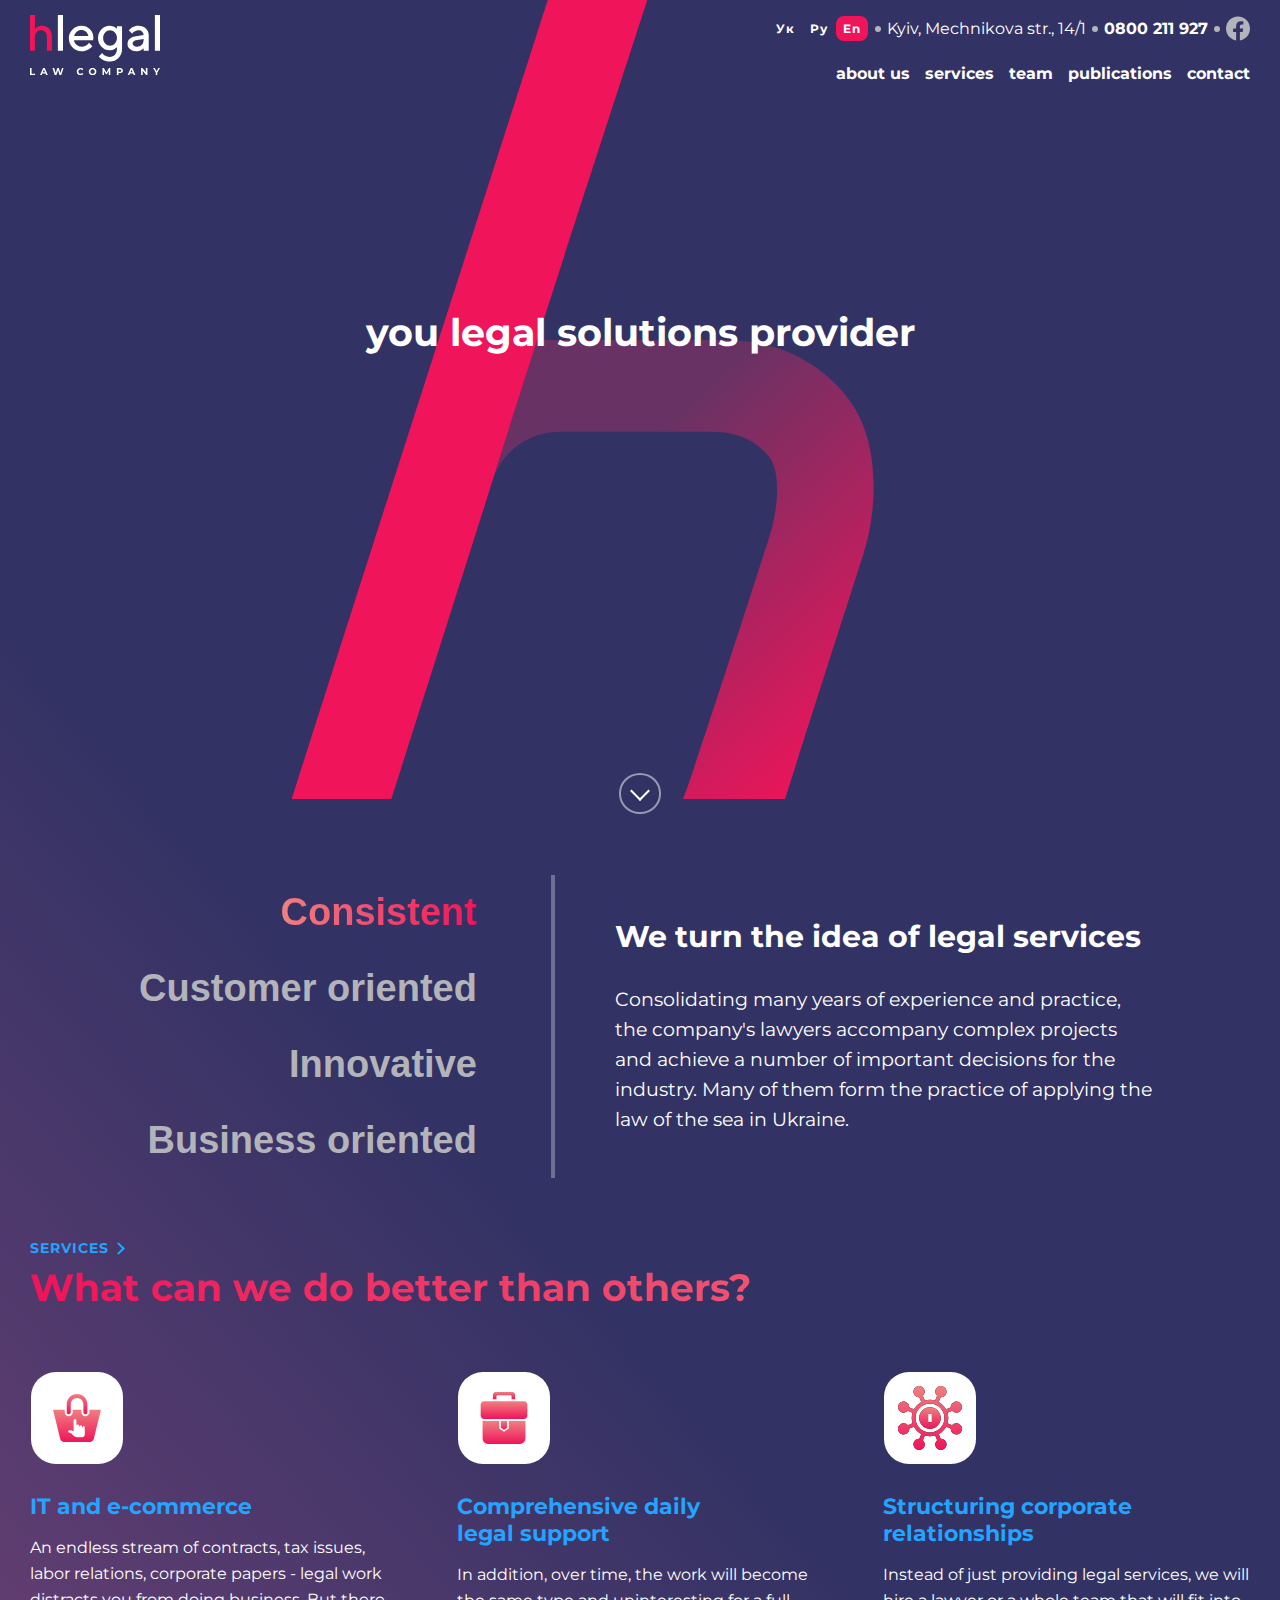
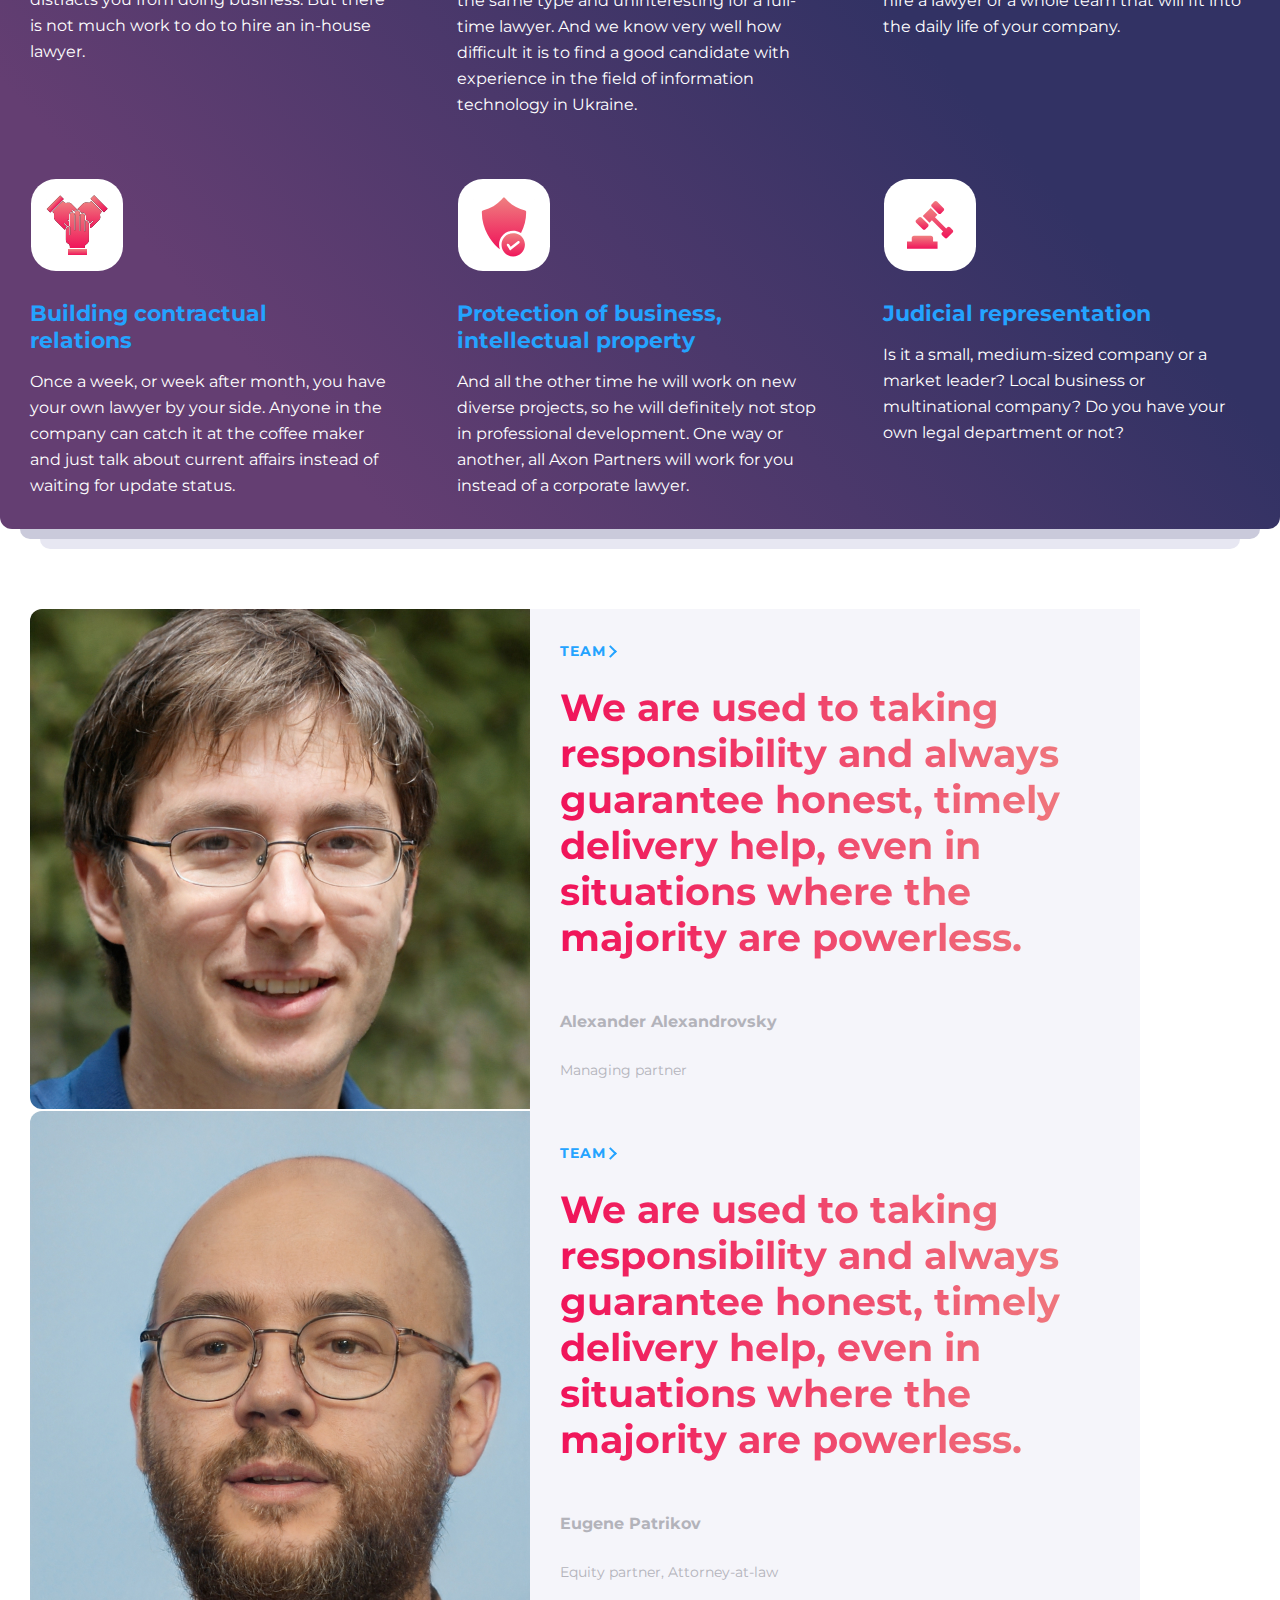
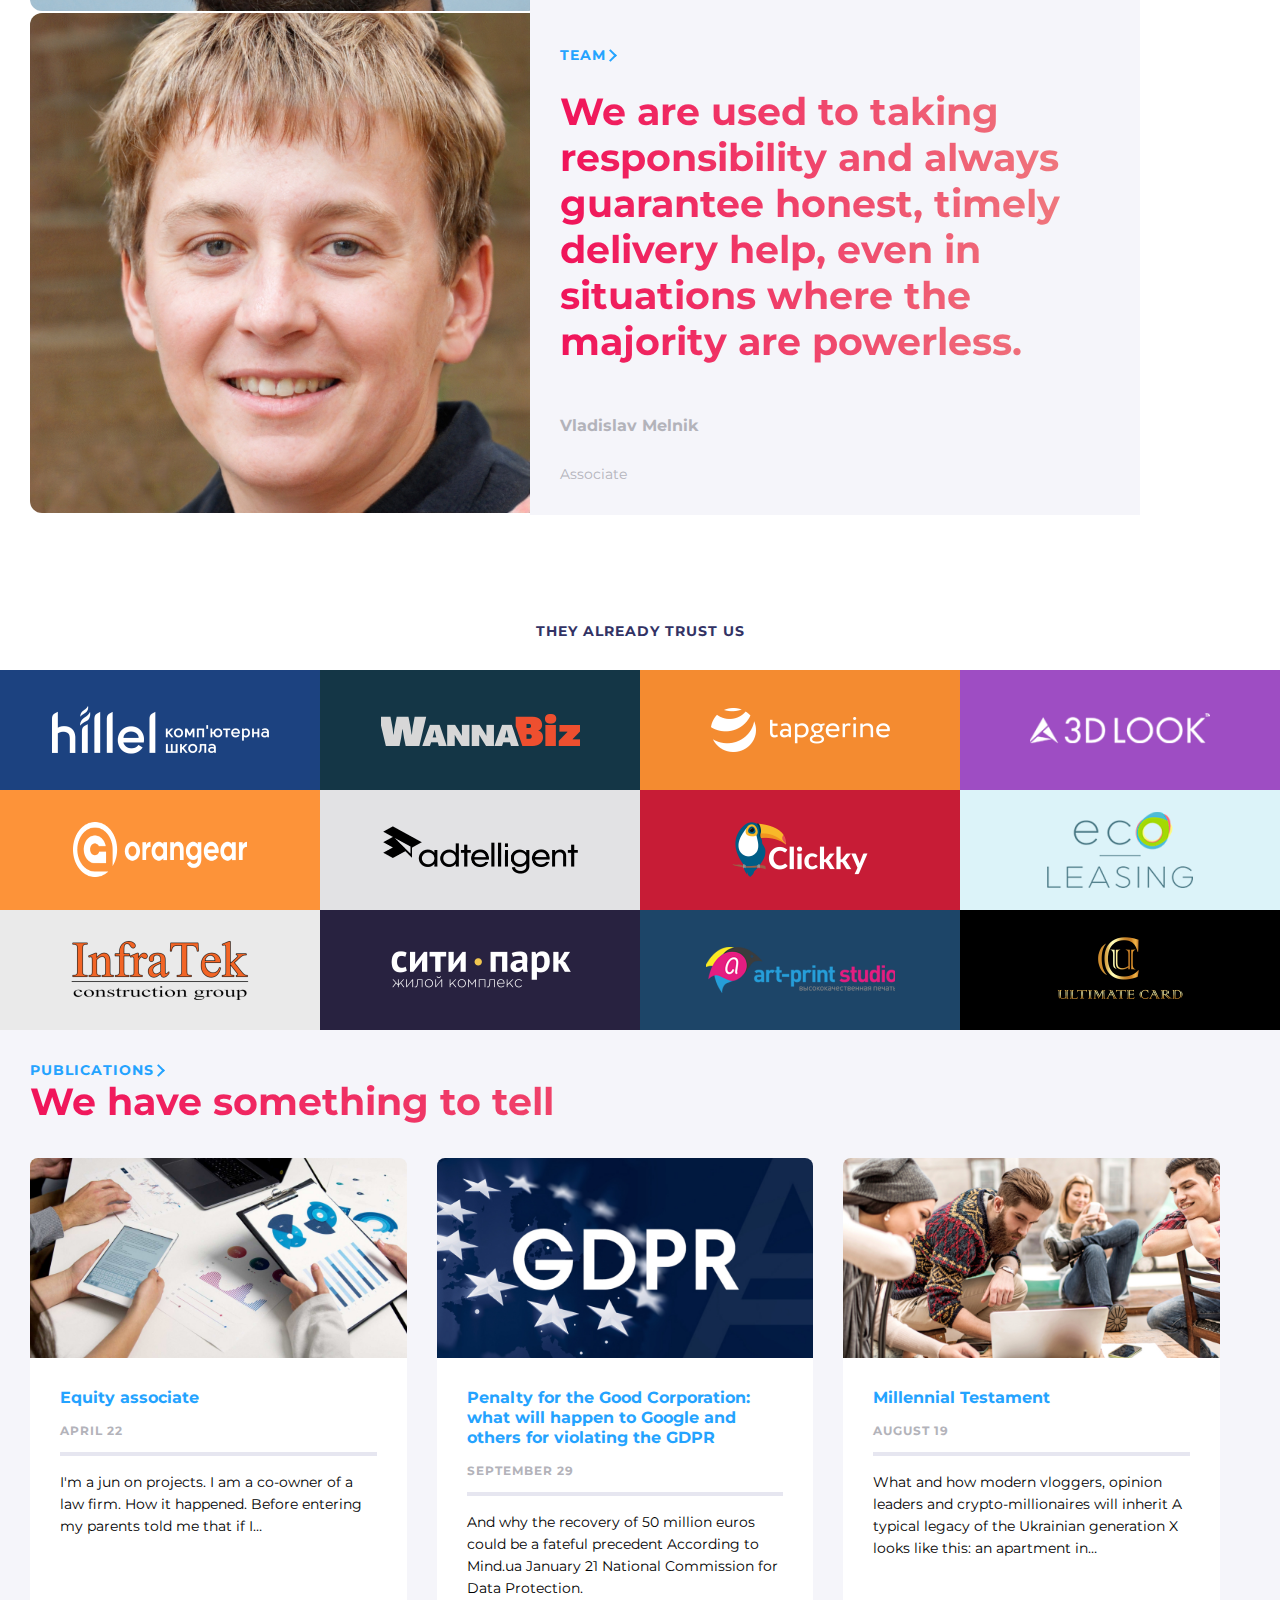
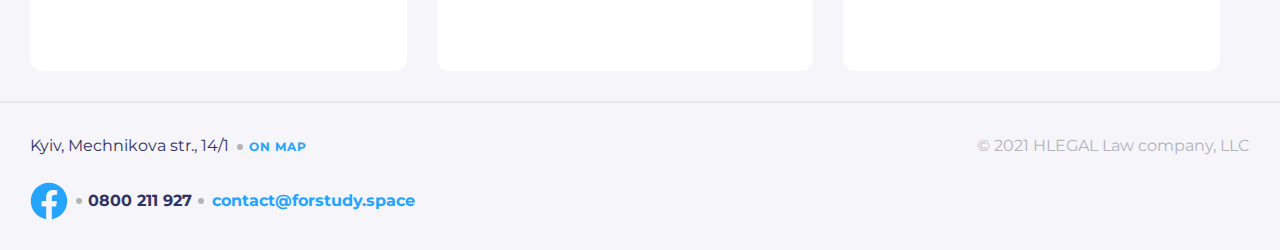
<file: index.html>
<!DOCTYPE html>
<html lang="en">

<head>
    <meta charset="UTF-8">
    <meta http-equiv="X-UA-Compatible" content="IE=edge">
    <meta name="viewport" content="width=device-width, initial-scale=1.0">
    <link rel="stylesheet" href="css/style.css">
    <title>Project Hillel</title>
</head>

<body class="body">
    <div class="header-background">
        <div class="header-background__symbol">
            <header class="header container">
                <div class="header__top">
                    <div class="header__top-languages">
                        <a href="#" aria-label="ukrainian language">Ук</a>
                        <a href="#" aria-label="russian language">Ру</a>
                        <a class="header__top-languages-active" href="#" aria-label="english language">En</a>
                    </div>
                    <div class="address address--header">Kyiv, Mechnikova str., 14/1</div>
                    <div class="phone phone--header"><a href="tel:+380800211927">0800 211 927</a></div>
                    <a class="facebook facebook--header" href="#" aria-label="facebook page">
                        <svg width="24" height="25" viewBox="0 0 24 25" fill="none" xmlns="http://www.w3.org/2000/svg">
                            <path
                                d="M24 12.5733C24 5.90541 18.6274 0.5 12 0.5C5.37258 0.5 0 5.90541 0 12.5733C0 18.5995 4.38823 23.5943 10.125 24.5V16.0633H7.07813V12.5733H10.125V9.91343C10.125 6.88755 11.9165 5.21615 14.6576 5.21615C15.9705 5.21615 17.3438 5.45195 17.3438 5.45195V8.42313H15.8306C14.3399 8.42313 13.875 9.35379 13.875 10.3086V12.5733H17.2031L16.6711 16.0633H13.875V24.5C19.6118 23.5943 24 18.5995 24 12.5733Z"
                                fill="#B3B3BA" />
                        </svg>
                    </a>
                </div>
                <div class="header__logo-container">
                    <a class="header__logo-container-logo" href="#"></a>
                </div>
                <nav class="header__menu">
                    <button type="button" class="header__menu-button" aria-label="menu button">
                        <div class="header__menu-button-bar1"></div>
                        <div class="header__menu-button-bar2"></div>
                        <div class="header__menu-button-bar3"></div>
                    </button>
                    <ul class="header__menu-mobile-list">
                        <li>
                            <div class="x-mark"></div>
                        </li>
                        <li><a class="header__menu-mobile-list-item" href="about.html">about us</a></li>
                        <li><a class="header__menu-mobile-list-item" href="services.html">services</a></li>
                        <li><a class="header__menu-mobile-list-item" href="team.html">team</a></li>
                        <li><a class="header__menu-mobile-list-item" href="publications.html">publications</a></li>
                        <li><a class="header__menu-mobile-list-item" href="contact.html">contact</a></li>
                    </ul>

                    <ul class="header__menu-list">
                        <li><a class="header__menu-list-item" href="about.html">about us</a></li>
                        <li><a class="header__menu-list-item" href="services.html">services</a></li>
                        <li><a class="header__menu-list-item" href="team.html">team</a></li>
                        <li><a class="header__menu-list-item" href="publications.html">publications</a></li>
                        <li><a class="header__menu-list-item" href="contact.html">contact</a></li>
                    </ul>
                </nav>
                <div class="js-background"></div>
                </a>
            </header>
            <section class="slogan">
                <h2 class="slogan__text">you legal solutions provider</h2>
                <a class="slogan__anchor" href="#page-link" aria-label="Move to services">
                    <span class="slogan__anchor-arrow"></span>
                </a>
            </section>
            <section class="description container">
                <h3 class="visual-hidden">Our benefits</h3>
                <article class="description__selector">
                    <ul class="description__selector-list element">
                        <li class="description__selector-list-item"><button class="description__selector-list-active"
                                type="button">Consistent</button></li>
                        <li class="description__selector-list-item"><button type="button">Customer oriented</button>
                        </li>
                        <li class="description__selector-list-item"><button type="button">Innovative</button></li>
                        <li class="description__selector-list-item"><button type="button">Business oriented</button>
                        </li>
                    </ul>
                </article>
                <div>
                    <div class="description__line"></div>
                </div>
                <article class="description__info description__info--mp">
                    <h2 class="description__info-header">We turn the idea of legal services</h2>
                    <p class="description__info-text">Consolidating many years of experience and practice, the
                        company's
                        lawyers accompany complex projects and achieve a number of important decisions for the
                        industry.
                        Many of them form the practice of applying the law of the sea in Ukraine.</p>
                </article>
            </section>
            <section class="our-services container">
                <a href="services.html" class="page-link" id="page-link">services <span></span></a>
                <h2 class="our-services__title hero-font">What can we do better than others?</h2>
                <div class="cards-container">
                    <div class="cards-shell">
                        <div class="cards-container__card our-services__card">
                            <div class="card-icon__properties card-icon__img01"></div>
                            <a href="services01.html" class="cards-container__card__title">IT and e-commerce</a>
                            <div class="cards-container__card__text">An endless stream of contracts, tax issues, labor
                                relations, corporate papers - legal work distracts you from doing business. But there is
                                not much work to do to hire an in-house lawyer.</div>
                        </div>
                    </div>
                    <div class="cards-shell">
                        <div class="cards-container__card our-services__card">
                            <div class="card-icon__properties card-icon__img02"></div>
                            <a href="services01.html" class="cards-container__card__title">Comprehensive daily legal
                                support</a>
                            <div class="cards-container__card__text">In addition, over time, the work will become the
                                same type and uninteresting for a full-time lawyer. And we know very well how difficult
                                it is to find a good candidate with experience in the field of information technology in
                                Ukraine.</div>
                        </div>
                    </div>
                    <div class="cards-shell">
                        <div class="cards-container__card our-services__card">
                            <div class="card-icon__properties card-icon__img03"></div>
                            <a href="services01.html" class="cards-container__card__title">Structuring corporate
                                relationships</a>
                            <div class="cards-container__card__text">Instead of just providing legal services, we will
                                hire a lawyer or a whole team that will fit into the daily life of your company.</div>
                        </div>
                    </div>
                    <div class="cards-shell">
                        <div class="cards-container__card our-services__card">
                            <div class="card-icon__properties card-icon__img04"></div>
                            <a href="services01.html" class="cards-container__card__title">Building contractual
                                relations</a>
                            <div class="cards-container__card__text">Once a week, or week after month, you have your own
                                lawyer by your side. Anyone in the company can catch it at the coffee maker and just
                                talk about current affairs instead of waiting for update status.</div>
                        </div>
                    </div>
                    <div class="cards-shell">
                        <div class="cards-container__card our-services__card">
                            <div class="card-icon__properties card-icon__img05"></div>
                            <a href="services01.html" class="cards-container__card__title">Protection of business,
                                intellectual
                                property</a>
                            <div class="cards-container__card__text">And all the other time he will work on new diverse
                                projects, so he will definitely not stop in professional development. One way or
                                another, all Axon Partners will work for you instead of a corporate lawyer.</div>
                        </div>
                    </div>
                    <div class="cards-shell">
                        <div class="cards-container__card our-services__card">
                            <div class="card-icon__properties card-icon__img06"></div>
                            <a href="services01.html" class="cards-container__card__title">Judicial representation</a>
                            <div class="cards-container__card__text">Is it a small, medium-sized company or a market
                                leader? Local business or multinational company? Do you have your own legal department
                                or not?</div>
                        </div>
                    </div>
                </div>
            </section>
        </div>
    </div>
    <main>
        <div class="container">
            <section class="js-team-slider-parent">
                <article class="team-slider-item">
                    <div>
                        <img class="team-slider-item__img" src="img/team/team01.jpg" alt="">
                    </div>
                    <div class="team-slider-item__info">
                        <a class="page-link" href="team.html">team</a>
                        <h2 class="team-slider-item__info-title hero-font">We are used to taking responsibility and
                            always guarantee honest, timely delivery help, even in situations where the majority are
                            powerless.
                        </h2>
                        <p class="team-slider-item__info-name">Alexander Alexandrovsky</p>
                        <p class="team-slider-item__info-function">Managing partner</p>
                    </div>
                </article>
                <article class="team-slider-item">
                    <div>
                        <img class="team-slider-item__img" src="img/team/team02.jpg" alt="">
                    </div>
                    <div class="team-slider-item__info">
                        <a class="page-link" href="team.html">team</a>
                        <h2 class="team-slider-item__info-title hero-font">We are used to taking responsibility and
                            always guarantee honest, timely delivery help, even in situations where the majority are
                            powerless.
                        </h2>
                        <p class="team-slider-item__info-name">Eugene Patrikov</p>
                        <p class="team-slider-item__info-function">Equity partner, Attorney-at-law</p>
                    </div>
                </article>
                <article class="team-slider-item">
                    <div>
                        <img class="team-slider-item__img" src="img/team/team03.jpg" alt="">
                    </div>
                    <div class="team-slider-item__info">
                        <a class="page-link" href="team.html">team</a>
                        <h2 class="team-slider-item__info-title hero-font">We are used to taking responsibility and
                            always guarantee honest, timely delivery help, even in situations where the majority are
                            powerless.
                        </h2>
                        <p class="team-slider-item__info-name">Vladislav Melnik</p>
                        <p class="team-slider-item__info-function">Associate</p>
                    </div>
                </article>
            </section>
        </div>
        <section class="lables-wrapper">
            <div class="container">
                <h2 class="lables-wrapper__title">They already trust us</h2>
                <div class="lables-wrapper__lables">
                    <article class="lables-wrapper__lables-items lables-wrapper__lables-item01"><img
                            src="img/clients/item01.png" width="217" height="48" alt="Hillel"></article>
                    <article class="lables-wrapper__lables-items lables-wrapper__lables-item02"><img
                            src="img/clients/item02.png" width="199" height="32" alt="Wannabiz"></article>
                    <article class="lables-wrapper__lables-items lables-wrapper__lables-item03"><img
                            src="img/clients/item03.png" width="179" height="44" alt="Tapgerine"></article>
                    <article class="lables-wrapper__lables-items lables-wrapper__lables-item04"><img
                            src="img/clients/item04.png" width="180" height="42" alt="3D look"></article>
                    <article class="lables-wrapper__lables-items lables-wrapper__lables-item05"><img
                            src="img/clients/item05.png" width="174" height="55" alt="Orangear"></article>
                    <article class="lables-wrapper__lables-items lables-wrapper__lables-item06"><img
                            src="img/clients/item06.png" width="195" height="48" alt="Adtelligent"></article>
                    <article class="lables-wrapper__lables-items lables-wrapper__lables-item07"><img
                            src="img/clients/item07.png" width="138" height="61" alt="Clickky"></article>
                    <article class="lables-wrapper__lables-items lables-wrapper__lables-item08"><img
                            src="img/clients/item08.png" width="146" height="76" alt="Eco leasing"></article>
                    <article class="lables-wrapper__lables-items lables-wrapper__lables-item09"><img
                            src="img/clients/item09.png" width="182" height="60" alt="Infratek"></article>
                    <article class="lables-wrapper__lables-items lables-wrapper__lables-item10"><img
                            src="img/clients/item10.png" width="181" height="38" alt="City park"></article>
                    <article class="lables-wrapper__lables-items lables-wrapper__lables-item11"><img
                            src="img/clients/item11.png" width="189" height="46" alt="Art-print studio"></article>
                    <article class="lables-wrapper__lables-items lables-wrapper__lables-item12"><img
                            src="img/clients/item12.png" width="152" height="95" alt="ultimate card"></article>
                </div>
            </div>
        </section>
        <div class="grey-background">
            <section class="publications-wrapper container">
                <a class="page-link" href="publications.html">Publications</a>
                <h2 class="hero-font">We have something to tell</h2>
                <div class="publications-wrapper__container">
                    <article class="publications-wrapper__container-item">
                        <div
                            class="publications-wrapper__container-item-img publications-wrapper__container-item-img--01">
                        </div>
                        <div class="publications-wrapper__container-item-info">
                            <a class="publications-wrapper__container-item-info-title" href="publication01.html">Equity
                                associate</a>
                            <p class="publications-wrapper__container-item-info-date">April 22</p>
                            <p class="publications-wrapper__container-item-info-text">I'm a jun on projects. I am a
                                co-owner of a law firm. How it happened. Before entering my parents told me that if I…
                            </p>
                        </div>
                    </article>
                    <article class="publications-wrapper__container-item">
                        <div
                            class="publications-wrapper__container-item-img publications-wrapper__container-item-img--02">
                        </div>
                        <div class="publications-wrapper__container-item-info">
                            <a class="publications-wrapper__container-item-info-title" href="publication01.html">Penalty
                                for the Good
                                Corporation: what will happen to Google and others for violating the GDPR</a>
                            <p class="publications-wrapper__container-item-info-date">September 29</p>
                            <p class="publications-wrapper__container-item-info-text">And why the recovery of 50 million
                                euros could be a fateful precedent According to Mind.ua January 21 National Commission
                                for Data Protection.
                            </p>
                        </div>
                    </article>
                    <article class="publications-wrapper__container-item">
                        <div
                            class="publications-wrapper__container-item-img publications-wrapper__container-item-img--03">
                        </div>
                        <div class="publications-wrapper__container-item-info">
                            <a class="publications-wrapper__container-item-info-title"
                                href="publication01.html">Millennial Testament</a>
                            <p class="publications-wrapper__container-item-info-date">August 19</p>
                            <p class="publications-wrapper__container-item-info-text">What and how modern vloggers,
                                opinion leaders and crypto-millionaires will inherit A typical legacy of the Ukrainian
                                generation X looks like this: an apartment in…
                            </p>
                        </div>
                    </article>
                </div>
            </section>
        </div>
    </main>
    <div class="grey-background">
        <footer class="footer container">
            <div class="footer__address-block">
                <div class="address address--footer">Kyiv, Mechnikova str., 14/1</div>
                <div class="footer__address-block-map"><a href="#">On map</a></div>
            </div>
            <div class="footer__contact-block">
                <a class="facebook facebook--footer" href="#" aria-label="facebook page">
                    <svg width="24" height="25" viewBox="0 0 24 25" fill="none" xmlns="http://www.w3.org/2000/svg">
                        <path
                            d="M24 12.5733C24 5.90541 18.6274 0.5 12 0.5C5.37258 0.5 0 5.90541 0 12.5733C0 18.5995 4.38823 23.5943 10.125 24.5V16.0633H7.07813V12.5733H10.125V9.91343C10.125 6.88755 11.9165 5.21615 14.6576 5.21615C15.9705 5.21615 17.3438 5.45195 17.3438 5.45195V8.42313H15.8306C14.3399 8.42313 13.875 9.35379 13.875 10.3086V12.5733H17.2031L16.6711 16.0633H13.875V24.5C19.6118 23.5943 24 18.5995 24 12.5733Z"
                            fill="#B3B3BA" />
                    </svg>
                </a>
                <div class="phone phone--footer"><a href="tel:+380800211927">0800 211 927</a></div>
                <a class="footer__mail" href="mailto:contact@forstudy.space">contact@forstudy.space</a>
            </div>
            <p class="footer__copyright">© 2021 HLEGAL Law company, LLC</p>
        </footer>
    </div>
    <script src="https://code.jquery.com/jquery-3.6.3.min.js"
        integrity="sha256-pvPw+upLPUjgMXY0G+8O0xUf+/Im1MZjXxxgOcBQBXU=" crossorigin="anonymous"></script>
    <script type="text/javascript" src="js/slick.min.js"></script>
    <script type="text/javascript" src="js/script.js"></script>
</body>

</html>
</file>
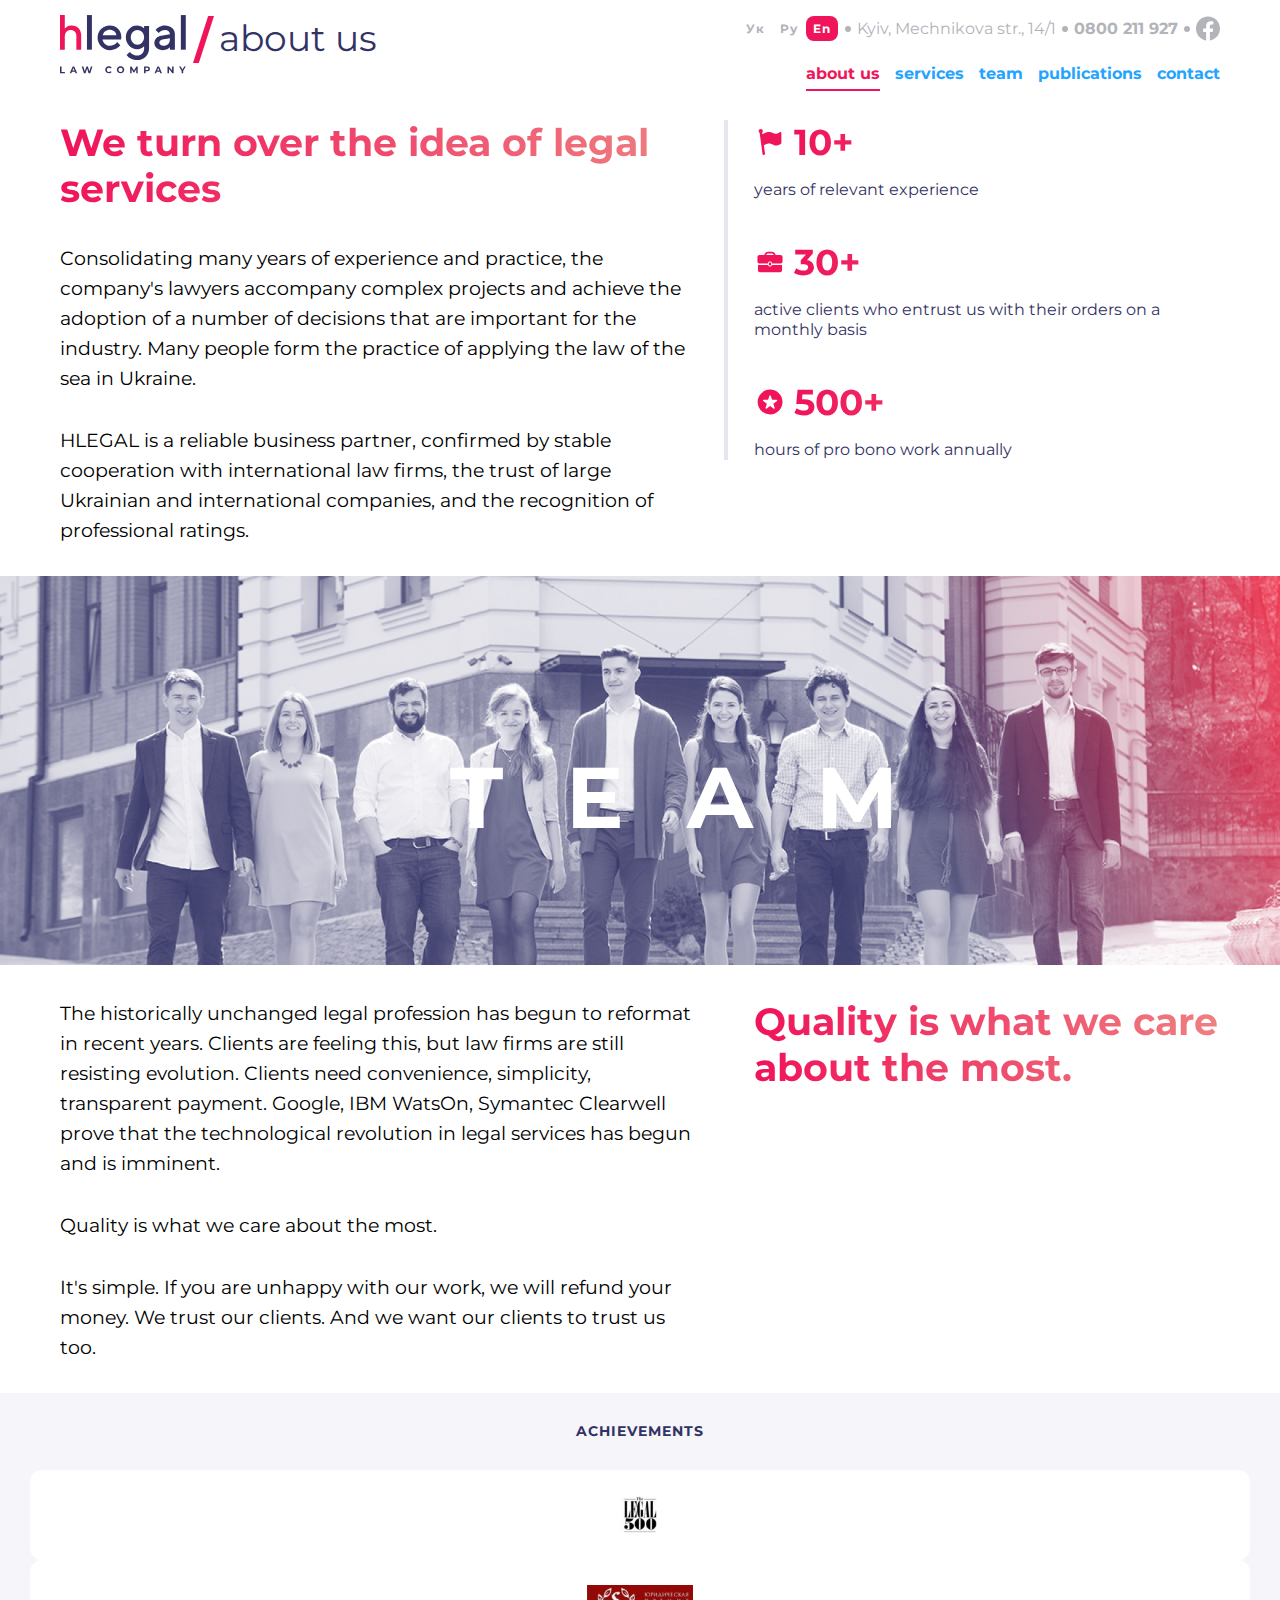
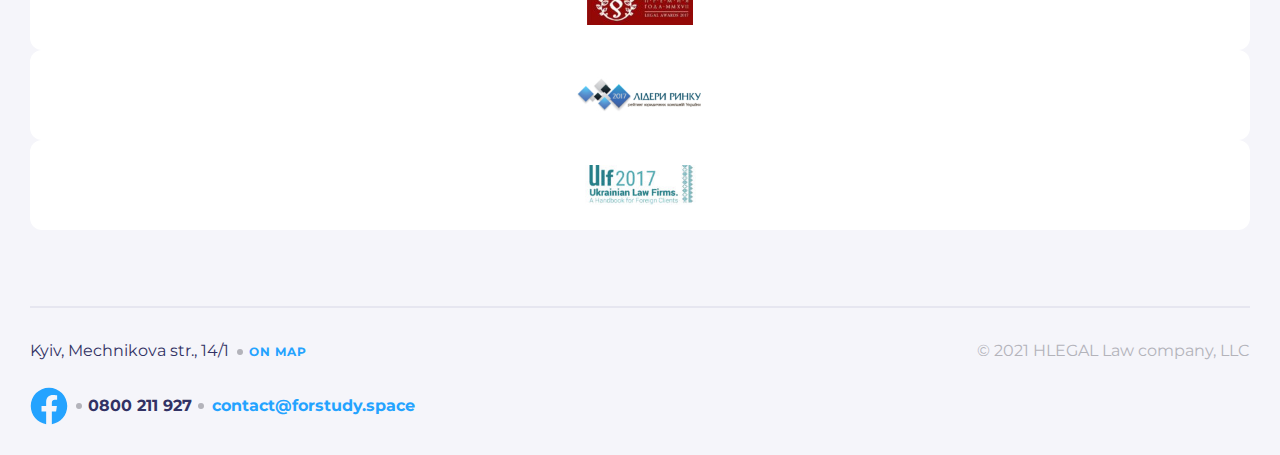
<file: about.html>
<!DOCTYPE html>
<html lang="en">

<head>
    <meta charset="UTF-8">
    <meta http-equiv="X-UA-Compatible" content="IE=edge">
    <meta name="viewport" content="width=device-width, initial-scale=1.0">
    <link rel="stylesheet" href="css/style.css">
    <title>Project Hillel</title>
</head>

<body class="body">
    <header class="header header--about container">
        <div class="header__top">
            <div class="header__top-languages header__top-languages--on-white">
                <a href="#" aria-label="ukrainian language">Ук</a>
                <a href="#" aria-label="russian language">Ру</a>
                <a class="header__top-languages-active" href="#" aria-label="english language">En</a>
            </div>
            <div class="address address--header address--header--on-white">Kyiv, Mechnikova str., 14/1</div>
            <div class="phone phone--header phone--header--on-white"><a href="tel:+380800211927">0800 211 927</a></div>
            <a class="facebook facebook--header" href="#" aria-label="facebook page">
                <svg width="24" height="25" viewBox="0 0 24 25" fill="none" xmlns="http://www.w3.org/2000/svg">
                    <path
                        d="M24 12.5733C24 5.90541 18.6274 0.5 12 0.5C5.37258 0.5 0 5.90541 0 12.5733C0 18.5995 4.38823 23.5943 10.125 24.5V16.0633H7.07813V12.5733H10.125V9.91343C10.125 6.88755 11.9165 5.21615 14.6576 5.21615C15.9705 5.21615 17.3438 5.45195 17.3438 5.45195V8.42313H15.8306C14.3399 8.42313 13.875 9.35379 13.875 10.3086V12.5733H17.2031L16.6711 16.0633H13.875V24.5C19.6118 23.5943 24 18.5995 24 12.5733Z"
                        fill="#B3B3BA" />
                </svg>
            </a>
        </div>
        <div class="header__logo-container">
            <a class="header__logo-container-logo header__logo-container-logo--on-white" href="index.html"></a>
            <p
                class="header__logo-container-curent-page header__logo-container-curent-page header__logo-container-curent-page--on-white">
                about us</p>
        </div>
        <nav class="header__menu">
            <button type="button" class="header__menu-button header__menu-button--on-white" aria-label="menu button">
                <div class="header__menu-button-bar1 header__menu-button--on-white-bar1"></div>
                <div class="header__menu-button-bar2 header__menu-button--on-white-bar2"></div>
                <div class="header__menu-button-bar3 header__menu-button--on-white-bar3"></div>
            </button>
            <ul class="header__menu-mobile-list">
                <li>
                    <div class="x-mark"></div>
                </li>
                <li><a class="header__menu-mobile-list-item header__menu-mobile-list-item--active" href="about.html">about us</a>
                </li>
                <li><a class="header__menu-mobile-list-item" href="services.html">services</a></li>
                <li><a class="header__menu-mobile-list-item" href="team.html">team</a></li>
                <li><a class="header__menu-mobile-list-item" href="publications.html">publications</a></li>
                <li><a class="header__menu-mobile-list-item" href="contact.html">contact</a></li>
            </ul>
            <ul class="header__menu-list">
                <li><a class="header__menu-list-item header__menu-list-item--on-white header__menu-list--active"
                        href="#">about us</a></li>
                <li><a class="header__menu-list-item header__menu-list-item--on-white" href="services.html">services</a></li>
                <li><a class="header__menu-list-item header__menu-list-item--on-white" href="team.html">team</a></li>
                <li><a class="header__menu-list-item header__menu-list-item--on-white" href="publications.html">publications</a></li>
                <li><a class="header__menu-list-item header__menu-list-item--on-white" href="contact.html">contact</a></li>
            </ul>
        </nav>
        <div class="js-background"></div>
        </a>
    </header>
    <main class="about">
        <section class="about__block container">
            <article class="about__block-info">
                <h2 class="hero-font about__block-info-title">We turn over the idea of legal services</h2>
                <div class="about__block-info-text">Consolidating many years of experience and practice, the company's
                    lawyers accompany complex projects and achieve the adoption of a number of decisions that are
                    important for the industry. Many people form the practice of applying the law of the sea in Ukraine.
                </div>
                <div class="about__block-info-text">
                    HLEGAL is a reliable business partner, confirmed by stable cooperation with international law firms,
                    the trust of large Ukrainian and international companies, and the recognition of professional
                    ratings.
                </div>
            </article>
            <article class="about__block-benefits">
                <div class="about__block-benefits-item">
                    <div class="hero-font about__block-benefits-item-title about__block-benefits-item-title01">10+</div>
                    <div class="about__block-benefits-item-text">years of relevant experience</div>
                </div>
                <div class="about__block-benefits-item">
                    <div class="hero-font about__block-benefits-item-title about__block-benefits-item-title02">30+</div>
                    <div class="about__block-benefits-item-text">active clients who entrust us with their orders on a
                        monthly basis</div>
                </div>
                <div class="about__block-benefits-item">
                    <div class="hero-font about__block-benefits-item-title about__block-benefits-item-title03">500+
                    </div>
                    <div class="about__block-benefits-item-text">hours of pro bono work annually</div>
                </div>
            </article>
        </section>
        <section class="about__block-bigimg">
            <img class="about__block-bigimg-img" src="img/about/bigimg.jpg" alt="">
            <div class="about__block-bigimg-text">team</div>
        </section>
        <section class="about__block container">
            <article class="about__block-info">
                <div class="about__block-info-text">
                    The historically unchanged legal profession has begun to reformat in recent years. Clients are
                    feeling this, but law firms are still resisting evolution. Clients need convenience, simplicity,
                    transparent payment. Google, IBM WatsOn, Symantec Clearwell prove that the technological revolution
                    in legal services has begun and is imminent.
                </div>
                <div class="about__block-info-text">
                    Quality is what we care about the most.
                </div>
                <div class="about__block-info-text">
                    It's simple. If you are unhappy with our work, we will refund your money. We trust our clients. And
                    we want our clients to trust us too.
                </div>
            </article>
            <article class="about__block-benefits about__block-benefits--no-line">
                <div class="about__block-benefits-item">
                    <h2 class="hero-font">Quality is what we care about the most.</h2>
                </div>
            </article>
        </section>
        <div class="grey-background">
            <section class="about__slider container">
                <h3 class="about__slider-title">Achievements</h3>
                <div class="js-about__slider-parent">
                    <div class="about__slider-child js-about-slider-child">
                        <img width="53" height="40" src="img/about/achievement01.jpg" alt="Legal 500">
                    </div>
                    <div class="about__slider-child js-about-slider-child">
                        <img width="106" height="40" src="img/about/achievement02.jpg" alt="
                        Legal award of the year">
                    </div>
                    <div class="about__slider-child js-about-slider-child">
                        <img width="130" height="40" src="img/about/achievement03.jpg" alt="Market leaders">
                    </div>
                    <div class="about__slider-child js-about-slider-child">
                        <img width="111" height="40" src="img/about/achievement04.jpg" alt="Ukrainian law firms">
                    </div>
                </div>
            </section>
        </div>
    </main>
    <div class="grey-background">
        <div class="container">
            <footer class="footer">
                <div class="footer__address-block">
                    <div class="address address--footer">Kyiv, Mechnikova str., 14/1</div>
                    <div class="footer__address-block-map"><a href="#">On map</a></div>
                </div>
                <div class="footer__contact-block">
                    <a class="facebook facebook--footer" href="#" aria-label="facebook page">
                        <svg width="24" height="25" viewBox="0 0 24 25" fill="none" xmlns="http://www.w3.org/2000/svg">
                            <path
                                d="M24 12.5733C24 5.90541 18.6274 0.5 12 0.5C5.37258 0.5 0 5.90541 0 12.5733C0 18.5995 4.38823 23.5943 10.125 24.5V16.0633H7.07813V12.5733H10.125V9.91343C10.125 6.88755 11.9165 5.21615 14.6576 5.21615C15.9705 5.21615 17.3438 5.45195 17.3438 5.45195V8.42313H15.8306C14.3399 8.42313 13.875 9.35379 13.875 10.3086V12.5733H17.2031L16.6711 16.0633H13.875V24.5C19.6118 23.5943 24 18.5995 24 12.5733Z"
                                fill="#B3B3BA" />
                        </svg>
                    </a>
                    <div class="phone phone--footer"><a href="tel:+380800211927">0800 211 927</a></div>
                    <a class="footer__mail" href="mailto:contact@forstudy.space">contact@forstudy.space</a>
                </div>
                <p class="footer__copyright">© 2021 HLEGAL Law company, LLC</p>
            </footer>
        </div>
    </div>
    <script src="https://code.jquery.com/jquery-3.6.3.min.js"
        integrity="sha256-pvPw+upLPUjgMXY0G+8O0xUf+/Im1MZjXxxgOcBQBXU=" crossorigin="anonymous"></script>
    <script type="text/javascript" src="js/slick.min.js"></script>
    <script type="text/javascript" src="js/script.js"></script>
</body>

</html>
</file>
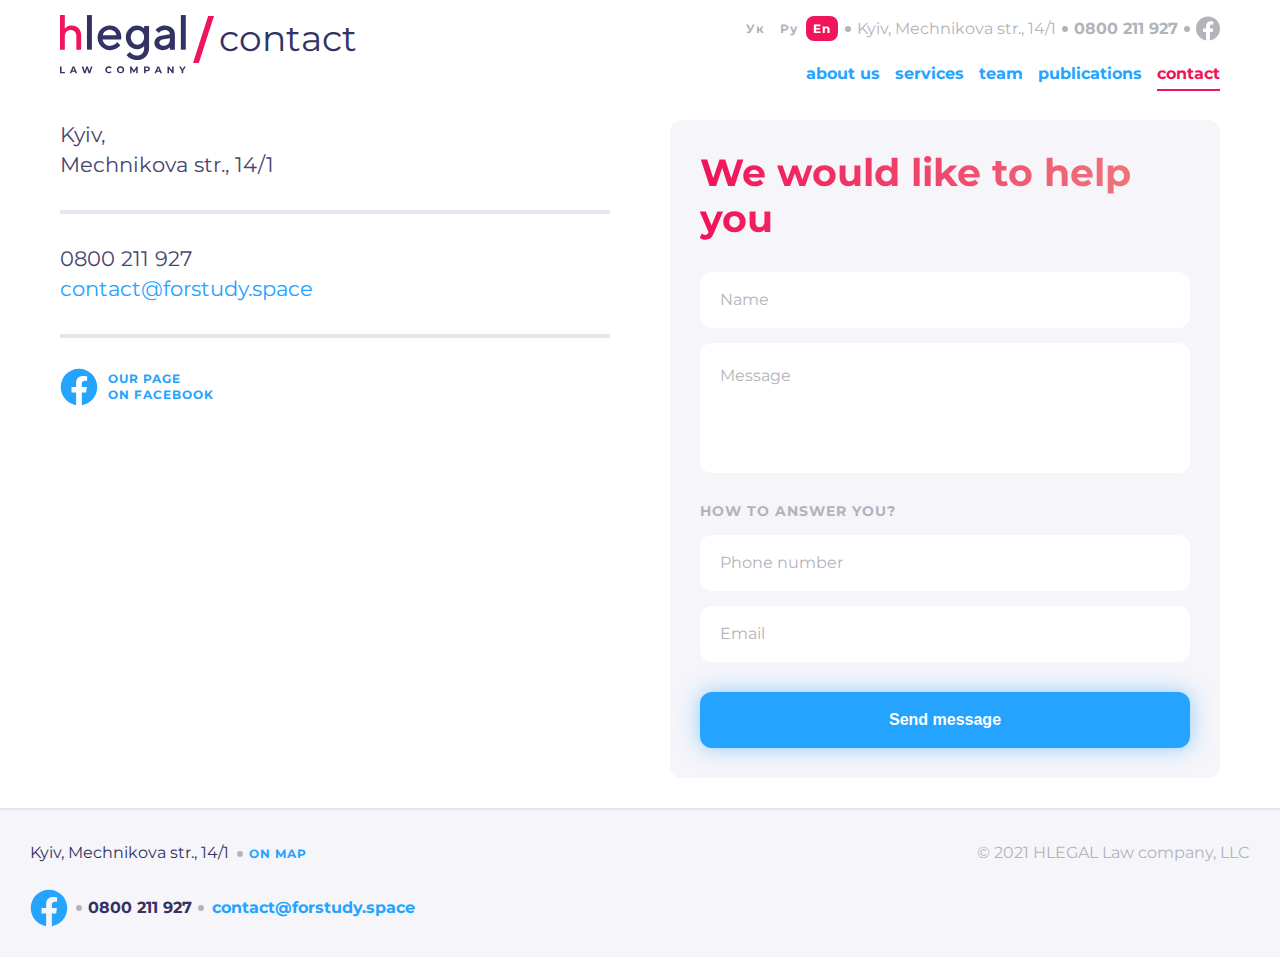
<file: contact.html>
<!DOCTYPE html>
<html lang="en">

<head>
    <meta charset="UTF-8">
    <meta http-equiv="X-UA-Compatible" content="IE=edge">
    <meta name="viewport" content="width=device-width, initial-scale=1.0">
    <link rel="stylesheet" href="css/style.css">
    <title>Project Hillel</title>
</head>

<body class="body">
    <header class="header header--about container">
        <div class="header__top">
            <div class="header__top-languages header__top-languages--on-white">
                <a href="#" aria-label="ukrainian language">Ук</a>
                <a href="#" aria-label="russian language">Ру</a>
                <a class="header__top-languages-active" href="#" aria-label="english language">En</a>
            </div>
            <div class="address address--header address--header--on-white">Kyiv, Mechnikova str., 14/1</div>
            <div class="phone phone--header phone--header--on-white"><a href="tel:+380800211927">0800 211 927</a></div>
            <a class="facebook facebook--header" href="#" aria-label="facebook page">
                <svg width="24" height="25" viewBox="0 0 24 25" fill="none" xmlns="http://www.w3.org/2000/svg">
                    <path
                        d="M24 12.5733C24 5.90541 18.6274 0.5 12 0.5C5.37258 0.5 0 5.90541 0 12.5733C0 18.5995 4.38823 23.5943 10.125 24.5V16.0633H7.07813V12.5733H10.125V9.91343C10.125 6.88755 11.9165 5.21615 14.6576 5.21615C15.9705 5.21615 17.3438 5.45195 17.3438 5.45195V8.42313H15.8306C14.3399 8.42313 13.875 9.35379 13.875 10.3086V12.5733H17.2031L16.6711 16.0633H13.875V24.5C19.6118 23.5943 24 18.5995 24 12.5733Z"
                        fill="#B3B3BA" />
                </svg>
            </a>
        </div>
        <div class="header__logo-container">
            <a class="header__logo-container-logo header__logo-container-logo--on-white" href="index.html"></a>
            <p
                class="header__logo-container-curent-page header__logo-container-curent-page header__logo-container-curent-page--on-white">
                contact</p>
        </div>
        <nav class="header__menu">
            <button type="button" class="header__menu-button header__menu-button--on-white" aria-label="menu button">
                <div class="header__menu-button-bar1 header__menu-button--on-white-bar1"></div>
                <div class="header__menu-button-bar2 header__menu-button--on-white-bar2"></div>
                <div class="header__menu-button-bar3 header__menu-button--on-white-bar3"></div>
            </button>
            <ul class="header__menu-mobile-list">
                <li>
                    <div class="x-mark"></div>
                </li>
                <li><a class="header__menu-mobile-list-item" href="about.html">about us</a>
                </li>
                <li><a class="header__menu-mobile-list-item" href="services.html">services</a></li>
                <li><a class="header__menu-mobile-list-item" href="team.html">team</a></li>
                <li><a class="header__menu-mobile-list-item" href="publications.html">publications</a></li>
                <li><a class="header__menu-mobile-list-item header__menu-mobile-list-item--active"
                        href="contact.html">contact</a></li>
            </ul>
            <ul class="header__menu-list">
                <li><a class="header__menu-list-item header__menu-list-item--on-white" href="about.html">about us</a></li>
                <li><a class="header__menu-list-item header__menu-list-item--on-white" href="services.html">services</a>
                </li>
                <li><a class="header__menu-list-item header__menu-list-item--on-white" href="team.html">team</a></li>
                <li><a class="header__menu-list-item header__menu-list-item--on-white"
                        href="publications.html">publications</a></li>
                <li><a class="header__menu-list-item header__menu-list-item--on-white header__menu-list--active"
                        href="contact.html">contact</a></li>
            </ul>
        </nav>
        <div class="js-background"></div>
        </a>
    </header>
    <main class="container">
        <section class="contact-wrapper">
            <article class="contact-wrapper__info">
                <p class="contact-wrapper__info-address">Kyiv,<br> Mechnikova str., 14/1</p>
                <div class="contact-wrapper__info-em-ph">
                    <p>0800 211 927</p>
                    <a class="contact-wrapper__info-mail"
                        href="mailto: contact@forstudy.space">contact@forstudy.space</a>
                </div>
                <a href="#" class="contact-wrapper__info-facebook">
                    <svg width="38" height="38" viewBox="0 0 24 25" fill="none" xmlns="http://www.w3.org/2000/svg">
                        <path
                            d="M24 12.5733C24 5.90541 18.6274 0.5 12 0.5C5.37258 0.5 0 5.90541 0 12.5733C0 18.5995 4.38823 23.5943 10.125 24.5V16.0633H7.07813V12.5733H10.125V9.91343C10.125 6.88755 11.9165 5.21615 14.6576 5.21615C15.9705 5.21615 17.3438 5.45195 17.3438 5.45195V8.42313H15.8306C14.3399 8.42313 13.875 9.35379 13.875 10.3086V12.5733H17.2031L16.6711 16.0633H13.875V24.5C19.6118 23.5943 24 18.5995 24 12.5733Z"
                            fill="#24A3FF" />
                    </svg>
                    <p>Our page<br> on facebook</p>
                </a>
            </article>
            <article class="pop-up contact-wrapper-pop-up">
                <div class="hero-font pop-up__title">We would like to help you</div>
                <form class="pop-up__form" action="https://fom.in.ua/echo">
                    <input class="pop-up__form-input" type="text" name="name" placeholder="Name" required>
                    <textarea class="pop-up__form-input pop-up__form-message" name="message" id="" cols="30" rows="10"
                        placeholder="Message"></textarea>
                    <p class="pop-up__form-text">How to answer you?</p>
                    <input class="pop-up__form-input" type="tel" name="phone" placeholder="Phone number" required>
                    <input class="pop-up__form-input" type="email" name="email" placeholder="Email" required>
                    <button class="button pop-up__form-button" type="submit">Send message</button>
                </form>
            </article>
        </section>
    </main>
    <div class="grey-background">
        <footer class="footer container">
            <div class="footer__address-block">
                <div class="address address--footer">Kyiv, Mechnikova str., 14/1</div>
                <div class="footer__address-block-map"><a href="#">On map</a></div>
            </div>
            <div class="footer__contact-block">
                <a class="facebook facebook--footer" href="#" aria-label="facebook page">
                    <svg width="24" height="25" viewBox="0 0 24 25" fill="none" xmlns="http://www.w3.org/2000/svg">
                        <path
                            d="M24 12.5733C24 5.90541 18.6274 0.5 12 0.5C5.37258 0.5 0 5.90541 0 12.5733C0 18.5995 4.38823 23.5943 10.125 24.5V16.0633H7.07813V12.5733H10.125V9.91343C10.125 6.88755 11.9165 5.21615 14.6576 5.21615C15.9705 5.21615 17.3438 5.45195 17.3438 5.45195V8.42313H15.8306C14.3399 8.42313 13.875 9.35379 13.875 10.3086V12.5733H17.2031L16.6711 16.0633H13.875V24.5C19.6118 23.5943 24 18.5995 24 12.5733Z"
                            fill="#B3B3BA" />
                    </svg>
                </a>
                <div class="phone phone--footer"><a href="tel:+380800211927">0800 211 927</a></div>
                <a class="footer__mail" href="mailto:contact@forstudy.space">contact@forstudy.space</a>
            </div>
            <p class="footer__copyright">© 2021 HLEGAL Law company, LLC</p>
        </footer>
    </div>
    <script src="https://code.jquery.com/jquery-3.6.3.min.js"
        integrity="sha256-pvPw+upLPUjgMXY0G+8O0xUf+/Im1MZjXxxgOcBQBXU=" crossorigin="anonymous"></script>
    <script type="text/javascript" src="js/slick.min.js"></script>
    <script type="text/javascript" src="js/script.js"></script>
</body>

</html>
</file>
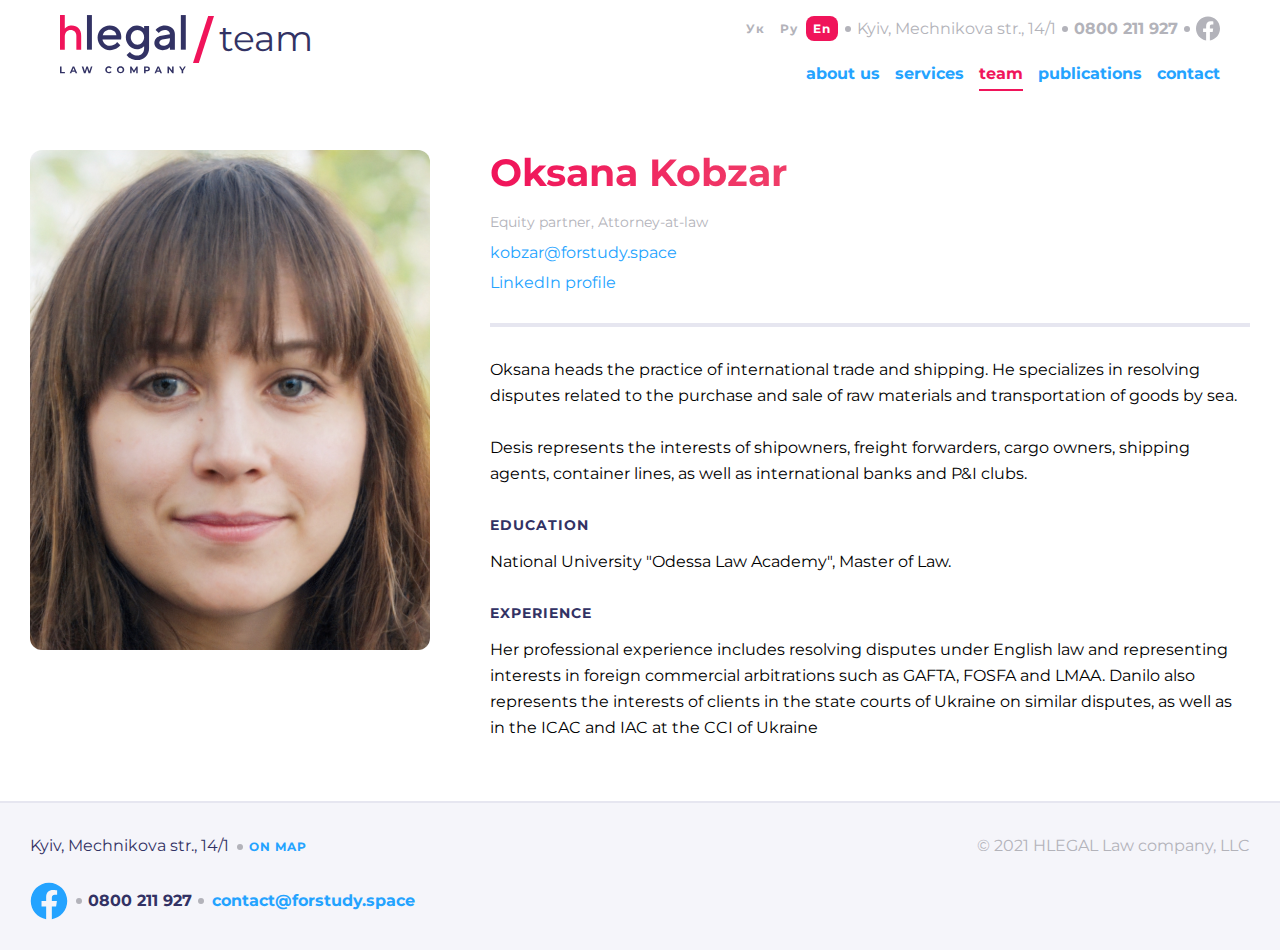
<file: person01.html>
<!DOCTYPE html>
<html lang="en">

<head>
    <meta charset="UTF-8">
    <meta http-equiv="X-UA-Compatible" content="IE=edge">
    <meta name="viewport" content="width=device-width, initial-scale=1.0">
    <link rel="stylesheet" href="css/style.css">
    <title>Project Hillel</title>
</head>

<body class="body">
    <header class="header header--about container">
        <div class="header__top">
            <div class="header__top-languages header__top-languages--on-white">
                <a href="#" aria-label="ukrainian language">Ук</a>
                <a href="#" aria-label="russian language">Ру</a>
                <a class="header__top-languages-active" href="#" aria-label="english language">En</a>
            </div>
            <div class="address address--header address--header--on-white">Kyiv, Mechnikova str., 14/1</div>
            <div class="phone phone--header phone--header--on-white"><a href="tel:+380800211927">0800 211 927</a></div>
            <a class="facebook facebook--header" href="#" aria-label="facebook page">
                <svg width="24" height="25" viewBox="0 0 24 25" fill="none" xmlns="http://www.w3.org/2000/svg">
                    <path
                        d="M24 12.5733C24 5.90541 18.6274 0.5 12 0.5C5.37258 0.5 0 5.90541 0 12.5733C0 18.5995 4.38823 23.5943 10.125 24.5V16.0633H7.07813V12.5733H10.125V9.91343C10.125 6.88755 11.9165 5.21615 14.6576 5.21615C15.9705 5.21615 17.3438 5.45195 17.3438 5.45195V8.42313H15.8306C14.3399 8.42313 13.875 9.35379 13.875 10.3086V12.5733H17.2031L16.6711 16.0633H13.875V24.5C19.6118 23.5943 24 18.5995 24 12.5733Z"
                        fill="#B3B3BA" />
                </svg>
            </a>
        </div>
        <div class="header__logo-container">
            <a class="header__logo-container-logo header__logo-container-logo--on-white" href="index.html"></a>
            <p
                class="header__logo-container-curent-page header__logo-container-curent-page header__logo-container-curent-page--on-white">
                team</p>
        </div>
        <nav class="header__menu">
            <button type="button" class="header__menu-button header__menu-button--on-white" aria-label="menu button">
                <div class="header__menu-button-bar1 header__menu-button--on-white-bar1"></div>
                <div class="header__menu-button-bar2 header__menu-button--on-white-bar2"></div>
                <div class="header__menu-button-bar3 header__menu-button--on-white-bar3"></div>
            </button>
            <ul class="header__menu-mobile-list">
                <li>
                    <div class="x-mark"></div>
                </li>
                <li><a class="header__menu-mobile-list-item" href="about.html">about us</a>
                </li>
                <li><a class="header__menu-mobile-list-item" href="services.html">services</a></li>
                <li><a class="header__menu-mobile-list-item header__menu-mobile-list-item--active"
                        href="team.html">team</a></li>
                <li><a class="header__menu-mobile-list-item" href="publications.html">publications</a></li>
                <li><a class="header__menu-mobile-list-item" href="contact.html">contact</a></li>
            </ul>
            <ul class="header__menu-list">
                <li><a class="header__menu-list-item header__menu-list-item--on-white" href="about.html">about us</a></li>
                <li><a class="header__menu-list-item header__menu-list-item--on-white" href="services.html">services</a>
                </li>
                <li><a class="header__menu-list-item header__menu-list-item--on-white header__menu-list--active"
                        href="team.html">team</a></li>
                <li><a class="header__menu-list-item header__menu-list-item--on-white"
                        href="publications.html">publications</a></li>
                <li><a class="header__menu-list-item header__menu-list-item--on-white" href="contact.html">contact</a>
                </li>
            </ul>
        </nav>
        <div class="js-background"></div>
        </a>
    </header>
    <main class="container">
        <section class="person">
            <img class="person__img" src="img/team/team05.jpg"></img>
            <article class="person__info">
                <p class="hero-font person__info-name">Oksana Kobzar</p>
                <div class="person__info-wrapper">
                    <p class="person__info-wrapper-position">Equity partner, Attorney-at-law</p>
                    <a class="person__info-wrapper-link" href="mailto: kobzar@forstudy.space">kobzar@forstudy.space</a>
                    <a class="person__info-wrapper-link" href="">LinkedIn profile</a>
                </div>
            </article>
            <div class="person__separator"></div>
            <article class="person__bio">
                <p>Oksana heads the practice of international trade and shipping. He specializes in resolving disputes
                    related to the purchase and sale of raw materials and transportation of goods by sea.<br><br>
                    Desis represents the interests of shipowners, freight forwarders, cargo owners, shipping agents,
                    container lines, as well as international banks and P&I clubs.</p>
                <div class="person__bio-paragraph">
                    <p class="person__bio-paragraph-title">Education</p>
                    <p>National University "Odessa Law Academy", Master of Law.</p>
                </div>
                <div class="person__bio-paragraph">
                    <p class="person__bio-paragraph-title">Experience</p>
                    <p>Her professional experience includes resolving disputes under English law and representing
                        interests in foreign commercial arbitrations such as GAFTA, FOSFA and LMAA. Danilo also
                        represents the interests of clients in the state courts of Ukraine on similar disputes, as well
                        as in the ICAC and IAC at the CCI of Ukraine</p>
                </div>
            </article>
        </section>
    </main>
    <div class="grey-background">
        <footer class="footer container">
            <div class="footer__address-block">
                <div class="address address--footer">Kyiv, Mechnikova str., 14/1</div>
                <div class="footer__address-block-map"><a href="#">On map</a></div>
            </div>
            <div class="footer__contact-block">
                <a class="facebook facebook--footer" href="#" aria-label="facebook page">
                    <svg width="24" height="25" viewBox="0 0 24 25" fill="none" xmlns="http://www.w3.org/2000/svg">
                        <path
                            d="M24 12.5733C24 5.90541 18.6274 0.5 12 0.5C5.37258 0.5 0 5.90541 0 12.5733C0 18.5995 4.38823 23.5943 10.125 24.5V16.0633H7.07813V12.5733H10.125V9.91343C10.125 6.88755 11.9165 5.21615 14.6576 5.21615C15.9705 5.21615 17.3438 5.45195 17.3438 5.45195V8.42313H15.8306C14.3399 8.42313 13.875 9.35379 13.875 10.3086V12.5733H17.2031L16.6711 16.0633H13.875V24.5C19.6118 23.5943 24 18.5995 24 12.5733Z"
                            fill="#B3B3BA" />
                    </svg>
                </a>
                <div class="phone phone--footer"><a href="tel:+380800211927">0800 211 927</a></div>
                <a class="footer__mail" href="mailto:contact@forstudy.space">contact@forstudy.space</a>
            </div>
            <p class="footer__copyright">© 2021 HLEGAL Law company, LLC</p>
        </footer>
    </div>
    <script src="https://code.jquery.com/jquery-3.6.3.min.js"
        integrity="sha256-pvPw+upLPUjgMXY0G+8O0xUf+/Im1MZjXxxgOcBQBXU=" crossorigin="anonymous"></script>
    <script type="text/javascript" src="js/slick.min.js"></script>
    <script type="text/javascript" src="js/script.js"></script>
</body>

</html>
</file>
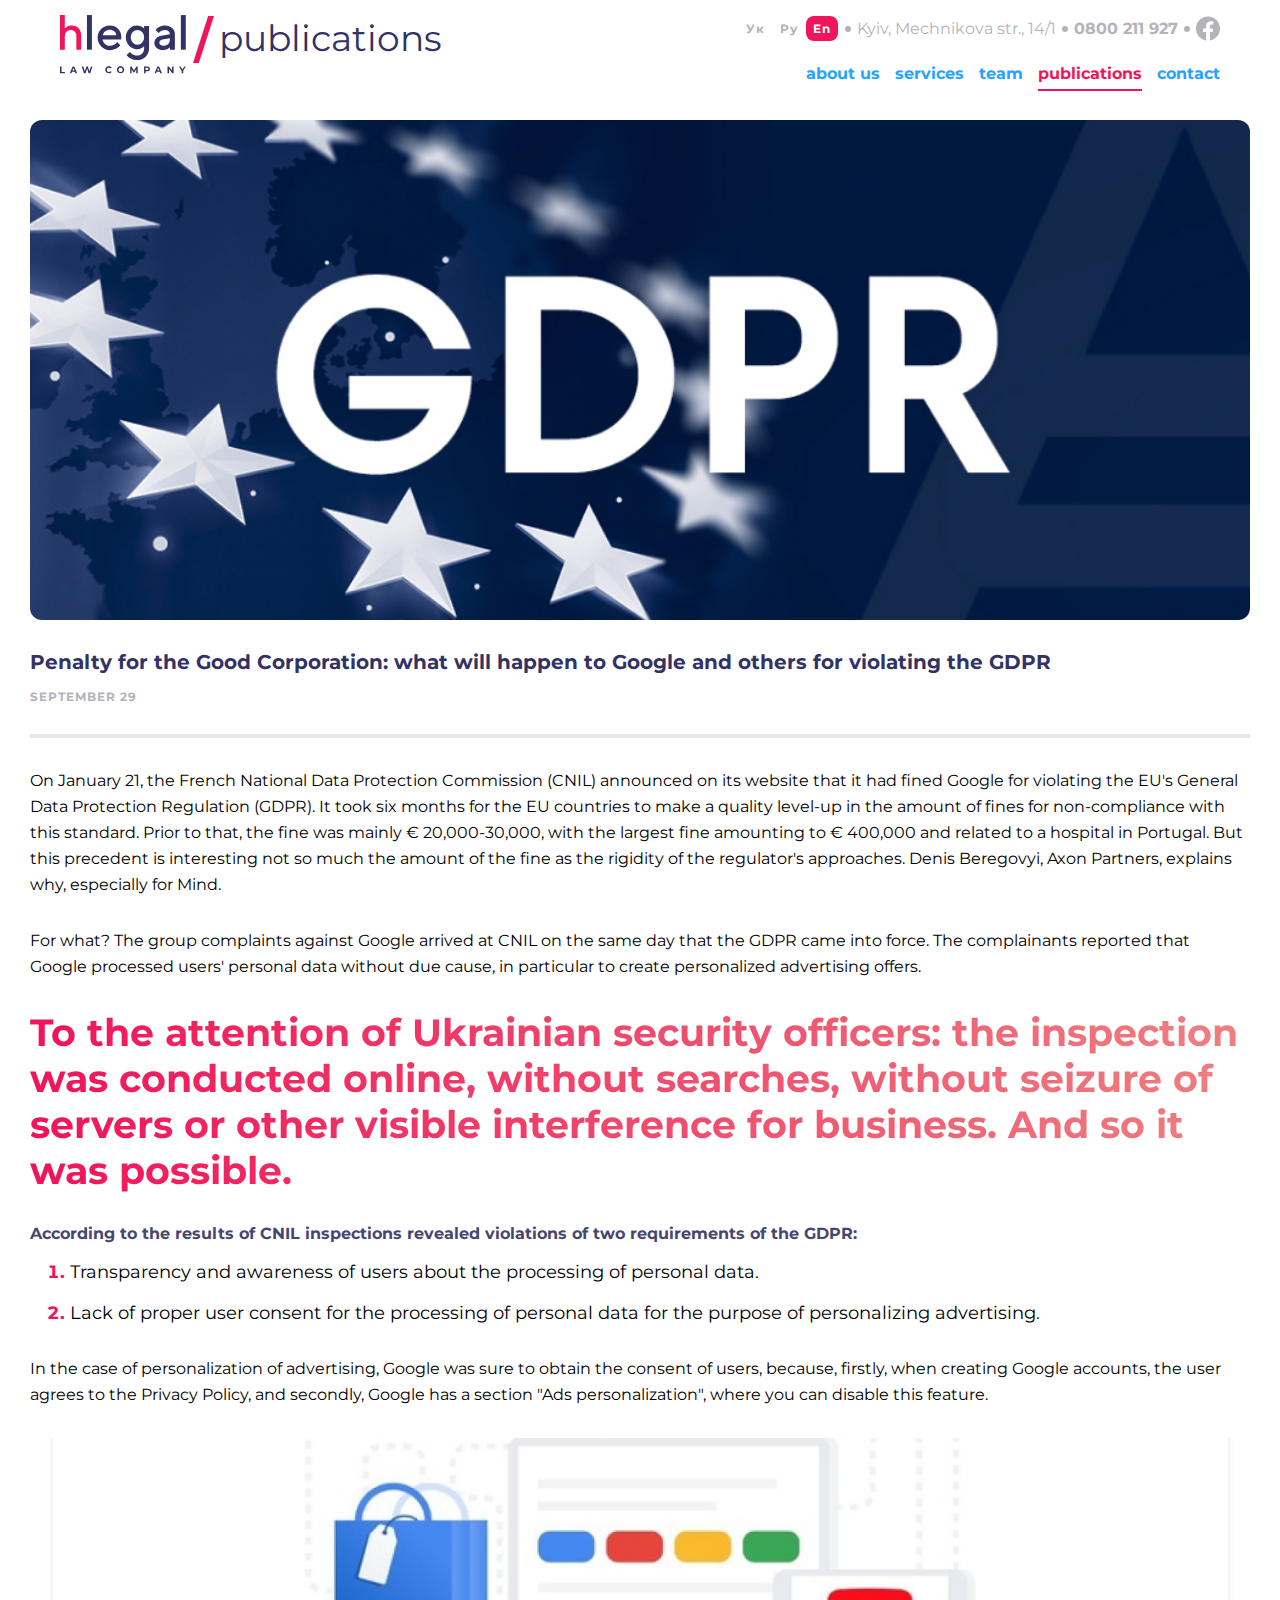
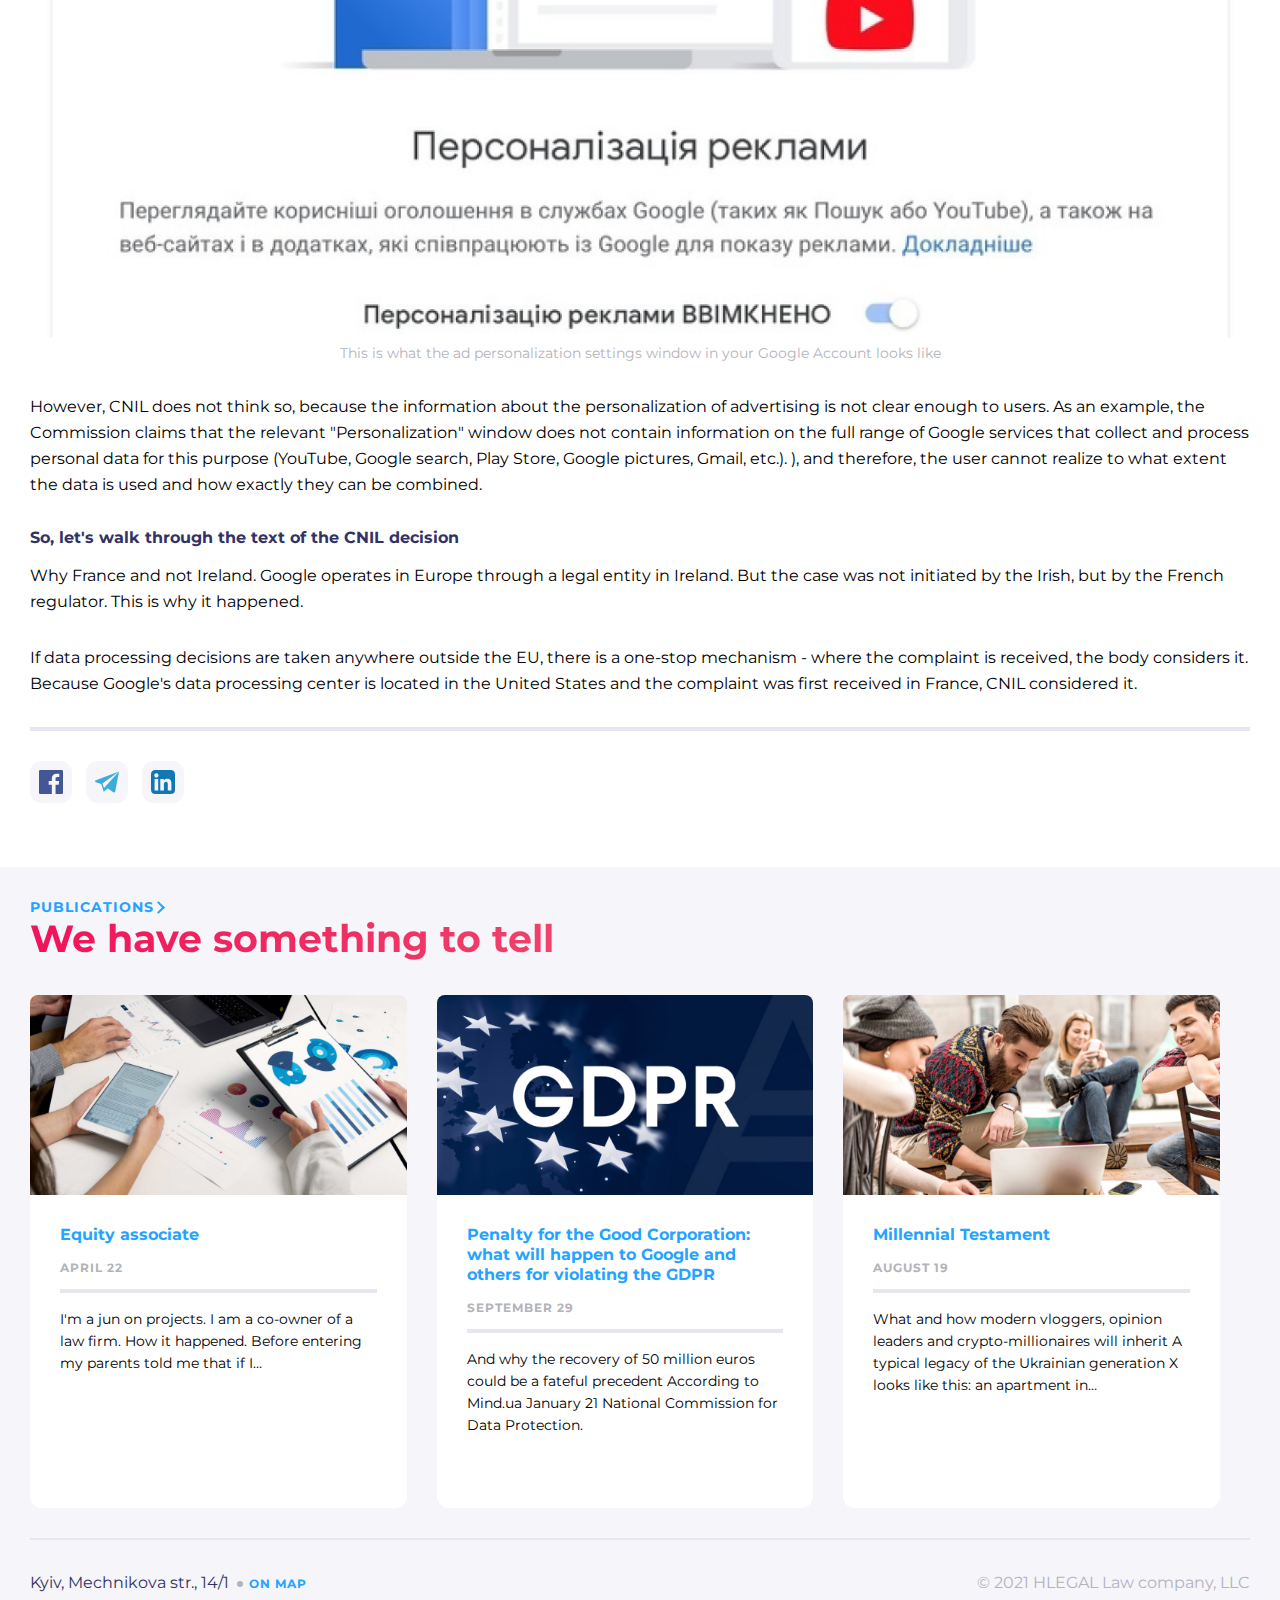
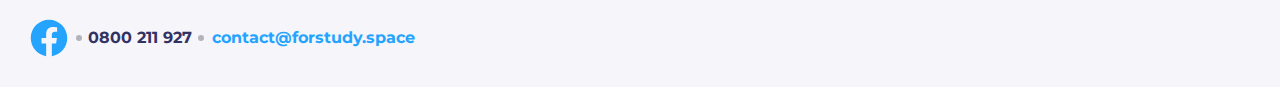
<file: publication01.html>
<!DOCTYPE html>
<html lang="en">

<head>
    <meta charset="UTF-8">
    <meta http-equiv="X-UA-Compatible" content="IE=edge">
    <meta name="viewport" content="width=device-width, initial-scale=1.0">
    <link rel="stylesheet" href="css/style.css">
    <title>Project Hillel</title>
</head>

<body class="body">
    <header class="header header--about container">
        <div class="header__top">
            <div class="header__top-languages header__top-languages--on-white">
                <a href="#" aria-label="ukrainian language">Ук</a>
                <a href="#" aria-label="russian language">Ру</a>
                <a class="header__top-languages-active" href="#" aria-label="english language">En</a>
            </div>
            <div class="address address--header address--header--on-white">Kyiv, Mechnikova str., 14/1</div>
            <div class="phone phone--header phone--header--on-white"><a href="tel:+380800211927">0800 211 927</a></div>
            <a class="facebook facebook--header" href="#" aria-label="facebook page">
                <svg width="24" height="25" viewBox="0 0 24 25" fill="none" xmlns="http://www.w3.org/2000/svg">
                    <path
                        d="M24 12.5733C24 5.90541 18.6274 0.5 12 0.5C5.37258 0.5 0 5.90541 0 12.5733C0 18.5995 4.38823 23.5943 10.125 24.5V16.0633H7.07813V12.5733H10.125V9.91343C10.125 6.88755 11.9165 5.21615 14.6576 5.21615C15.9705 5.21615 17.3438 5.45195 17.3438 5.45195V8.42313H15.8306C14.3399 8.42313 13.875 9.35379 13.875 10.3086V12.5733H17.2031L16.6711 16.0633H13.875V24.5C19.6118 23.5943 24 18.5995 24 12.5733Z"
                        fill="#B3B3BA" />
                </svg>
            </a>
        </div>
        <div class="header__logo-container">
            <a class="header__logo-container-logo header__logo-container-logo--on-white" href="index.html"></a>
            <p
                class="header__logo-container-curent-page header__logo-container-curent-page header__logo-container-curent-page--on-white">
                publications</p>
        </div>
        <nav class="header__menu">
            <button type="button" class="header__menu-button header__menu-button--on-white" aria-label="menu button">
                <div class="header__menu-button-bar1 header__menu-button--on-white-bar1"></div>
                <div class="header__menu-button-bar2 header__menu-button--on-white-bar2"></div>
                <div class="header__menu-button-bar3 header__menu-button--on-white-bar3"></div>
            </button>
            <ul class="header__menu-mobile-list">
                <li>
                    <div class="x-mark"></div>
                </li>
                <li><a class="header__menu-mobile-list-item" href="about.html">about us</a>
                </li>
                <li><a class="header__menu-mobile-list-item" href="services.html">services</a></li>
                <li><a class="header__menu-mobile-list-item" href="team.html">team</a></li>
                <li><a class="header__menu-mobile-list-item header__menu-mobile-list-item--active"
                        href="publications.html">publications</a></li>
                <li><a class="header__menu-mobile-list-item" href="contact.html">contact</a></li>
            </ul>
            <ul class="header__menu-list">
                <li><a class="header__menu-list-item header__menu-list-item--on-white" href="#">about us</a></li>
                <li><a class="header__menu-list-item header__menu-list-item--on-white" href="services.html">services</a>
                </li>
                <li><a class="header__menu-list-item header__menu-list-item--on-white" href="team.html">team</a></li>
                <li><a class="header__menu-list-item header__menu-list-item--on-white header__menu-list--active"
                        href="publications.html">publications</a></li>
                <li><a class="header__menu-list-item header__menu-list-item--on-white" href="contact.html">contact</a>
                </li>
            </ul>
        </nav>
        <div class="js-background"></div>
        </a>
    </header>
    <main class="about">
        <section class="container single-pub">
            <img class="single-pub__img" src="img/publication/publication02.jpg" alt="">
            <h2 class="single-pub__title">Penalty for the Good Corporation: what will happen to Google and others for
                violating the GDPR
            </h2>
            <p class="single-pub__date">September 29</p>
            <p class="single-pub__text">On January 21, the French National Data Protection Commission (CNIL) announced
                on its website that it had fined Google for violating the EU's General Data Protection Regulation
                (GDPR). It took six months for the EU countries to make a quality level-up in the amount of fines for
                non-compliance with this standard. Prior to that, the fine was mainly € 20,000-30,000, with the largest
                fine amounting to € 400,000 and related to a hospital in Portugal. But this precedent is interesting not
                so much the amount of the fine as the rigidity of the regulator's approaches. Denis Beregovyi, Axon
                Partners, explains why, especially for Mind.</p>
            <p class="single-pub__text">For what? The group complaints against Google arrived at CNIL on the same day
                that the GDPR came into force. The complainants reported that Google processed users' personal data
                without due cause, in particular to create personalized advertising offers.</p>
            <h3 class="hero-font">To the attention of Ukrainian security officers: the inspection was conducted online,
                without searches, without seizure of servers or other visible interference for business. And so it was
                possible.</h3>
            <p class="single-pub__title-list">According to the results of CNIL inspections revealed violations of two
                requirements of the GDPR:</p>
            <ol class="single-pub__list">
                <li class="single-pub__list-item">Transparency and awareness of users about the processing of personal
                    data.</li>
                <li class="single-pub__list-item">Lack of proper user consent for the processing of personal data for
                    the purpose of personalizing advertising.</li>
            </ol>
            <p class="single-pub__text">In the case of personalization of advertising, Google was sure to obtain the
                consent of users, because, firstly, when creating Google accounts, the user agrees to the Privacy
                Policy, and secondly, Google has a section "Ads personalization", where you can disable this feature.
            </p>
            <figure>
                <img class="single-pub__img" src="img/publication/add.png" alt="">
                <figcaption class="single-pub__img-caption">This is what the ad personalization settings window in your
                    Google Account looks like
                </figcaption>
            </figure>
            <p class="single-pub__text">However, CNIL does not think so, because the information about the
                personalization of advertising is not clear enough to users. As an example, the Commission claims that
                the relevant "Personalization" window does not contain information on the full range of Google services
                that collect and process personal data for this purpose (YouTube, Google search, Play Store, Google
                pictures, Gmail, etc.). ), and therefore, the user cannot realize to what extent the data is used and
                how exactly they can be combined.</p>
            <h3 class="single-pub__title-mini">So, let's walk through the text of the CNIL decision</h3>
            <p class="single-pub__text">Why France and not Ireland. Google operates in Europe through a legal entity in
                Ireland. But the case was
                not initiated by the Irish, but by the French regulator. This is why it happened.</p>
            <p class="single-pub__text">If data processing decisions are taken anywhere outside the EU, there is a
                one-stop mechanism - where the
                complaint is received, the body considers it. Because Google's data processing center is located in the
                United States and the complaint was first received in France, CNIL considered it.</p>
            <div class="single-pub__socials">
                <a href="#" class="single-pub__socials-link single-pub__socials-link--01"></a>
                <a href="#" class="single-pub__socials-link single-pub__socials-link--02"></a>
                <a href="#" class="single-pub__socials-link single-pub__socials-link--03"></a>
            </div>
        </section>
        <div class="grey-background">
            <section class="publications-wrapper container">
                <a class="page-link" href="publications.html">Publications</a>
                <h2 class="hero-font">We have something to tell</h2>
                <div class="publications-wrapper__container">
                    <article class="publications-wrapper__container-item">
                        <div
                            class="publications-wrapper__container-item-img publications-wrapper__container-item-img--01">
                        </div>
                        <div class="publications-wrapper__container-item-info">
                            <a class="publications-wrapper__container-item-info-title" href="publication01.html">Equity
                                associate</a>
                            <p class="publications-wrapper__container-item-info-date">April 22</p>
                            <p class="publications-wrapper__container-item-info-text">I'm a jun on projects. I am a
                                co-owner of a law firm. How it happened. Before entering my parents told me that if I…
                            </p>
                        </div>
                    </article>
                    <article class="publications-wrapper__container-item">
                        <div
                            class="publications-wrapper__container-item-img publications-wrapper__container-item-img--02">
                        </div>
                        <div class="publications-wrapper__container-item-info">
                            <a class="publications-wrapper__container-item-info-title" href="publication01.html">Penalty
                                for the Good
                                Corporation: what will happen to Google and others for violating the GDPR</a>
                            <p class="publications-wrapper__container-item-info-date">September 29</p>
                            <p class="publications-wrapper__container-item-info-text">And why the recovery of 50 million
                                euros could be a fateful precedent According to Mind.ua January 21 National Commission
                                for Data Protection.
                            </p>
                        </div>
                    </article>
                    <article class="publications-wrapper__container-item">
                        <div
                            class="publications-wrapper__container-item-img publications-wrapper__container-item-img--03">
                        </div>
                        <div class="publications-wrapper__container-item-info">
                            <a class="publications-wrapper__container-item-info-title"
                                href="publication01.html">Millennial Testament</a>
                            <p class="publications-wrapper__container-item-info-date">August 19</p>
                            <p class="publications-wrapper__container-item-info-text">What and how modern vloggers,
                                opinion leaders and crypto-millionaires will inherit A typical legacy of the Ukrainian
                                generation X looks like this: an apartment in…
                            </p>
                        </div>
                    </article>
                </div>
            </section>
        </div>
    </main>
    <div class="grey-background">
        <div class="container">
            <footer class="footer">
                <div class="footer__address-block">
                    <div class="address address--footer">Kyiv, Mechnikova str., 14/1</div>
                    <div class="footer__address-block-map"><a href="#">On map</a></div>
                </div>
                <div class="footer__contact-block">
                    <a class="facebook facebook--footer" href="#" aria-label="facebook page">
                        <svg width="24" height="25" viewBox="0 0 24 25" fill="none" xmlns="http://www.w3.org/2000/svg">
                            <path
                                d="M24 12.5733C24 5.90541 18.6274 0.5 12 0.5C5.37258 0.5 0 5.90541 0 12.5733C0 18.5995 4.38823 23.5943 10.125 24.5V16.0633H7.07813V12.5733H10.125V9.91343C10.125 6.88755 11.9165 5.21615 14.6576 5.21615C15.9705 5.21615 17.3438 5.45195 17.3438 5.45195V8.42313H15.8306C14.3399 8.42313 13.875 9.35379 13.875 10.3086V12.5733H17.2031L16.6711 16.0633H13.875V24.5C19.6118 23.5943 24 18.5995 24 12.5733Z"
                                fill="#B3B3BA" />
                        </svg>
                    </a>
                    <div class="phone phone--footer"><a href="tel:+380800211927">0800 211 927</a></div>
                    <a class="footer__mail" href="mailto:contact@forstudy.space">contact@forstudy.space</a>
                </div>
                <p class="footer__copyright">© 2021 HLEGAL Law company, LLC</p>
            </footer>
        </div>
    </div>
    <script src="https://code.jquery.com/jquery-3.6.3.min.js"
        integrity="sha256-pvPw+upLPUjgMXY0G+8O0xUf+/Im1MZjXxxgOcBQBXU=" crossorigin="anonymous"></script>
    <script type="text/javascript" src="js/slick.min.js"></script>
    <script type="text/javascript" src="js/script.js"></script>
</body>

</html>
</file>
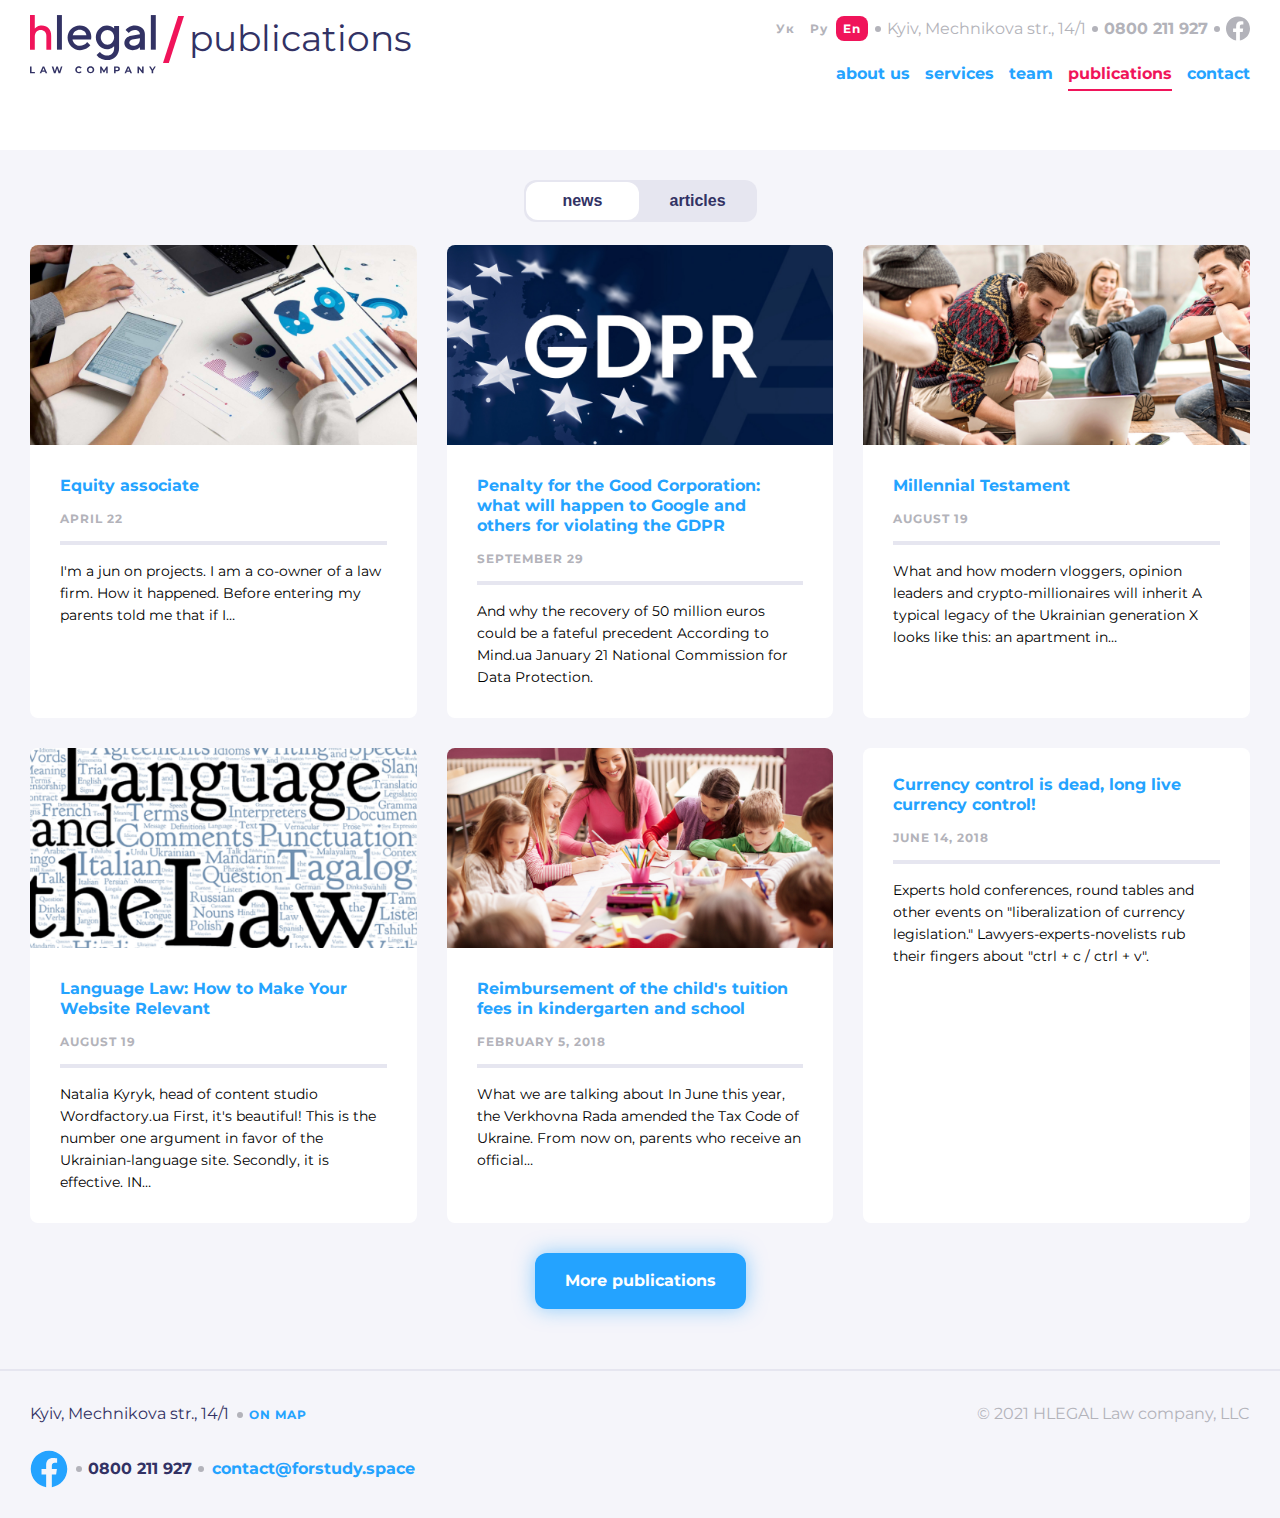
<file: publications.html>
<!DOCTYPE html>
<html lang="en">

<head>
    <meta charset="UTF-8">
    <meta http-equiv="X-UA-Compatible" content="IE=edge">
    <meta name="viewport" content="width=device-width, initial-scale=1.0">
    <link rel="stylesheet" href="css/style.css">
    <title>Project Hillel</title>
</head>

<body class="body">
    <header class="header container">
        <div class="header__top">
            <div class="header__top-languages header__top-languages--on-white">
                <a href="#" aria-label="ukrainian language">Ук</a>
                <a href="#" aria-label="russian language">Ру</a>
                <a class="header__top-languages-active" href="#" aria-label="english language">En</a>
            </div>
            <div class="address address--header address--header--on-white">Kyiv, Mechnikova str., 14/1</div>
            <div class="phone phone--header phone--header--on-white"><a href="tel:+380800211927">0800 211 927</a></div>
            <a class="facebook facebook--header" href="#" aria-label="facebook page">
                <svg width="24" height="25" viewBox="0 0 24 25" fill="none" xmlns="http://www.w3.org/2000/svg">
                    <path
                        d="M24 12.5733C24 5.90541 18.6274 0.5 12 0.5C5.37258 0.5 0 5.90541 0 12.5733C0 18.5995 4.38823 23.5943 10.125 24.5V16.0633H7.07813V12.5733H10.125V9.91343C10.125 6.88755 11.9165 5.21615 14.6576 5.21615C15.9705 5.21615 17.3438 5.45195 17.3438 5.45195V8.42313H15.8306C14.3399 8.42313 13.875 9.35379 13.875 10.3086V12.5733H17.2031L16.6711 16.0633H13.875V24.5C19.6118 23.5943 24 18.5995 24 12.5733Z"
                        fill="#B3B3BA" />
                </svg>
            </a>
        </div>
        <div class="header__logo-container">
            <a class="header__logo-container-logo header__logo-container-logo--on-white" href="index.html"></a>
            <p
                class="header__logo-container-curent-page header__logo-container-curent-page header__logo-container-curent-page--on-white">
                publications</p>
        </div>
        <nav class="header__menu">
            <button type="button" class="header__menu-button header__menu-button--on-white" aria-label="menu button">
                <div class="header__menu-button-bar1 header__menu-button--on-white-bar1"></div>
                <div class="header__menu-button-bar2 header__menu-button--on-white-bar2"></div>
                <div class="header__menu-button-bar3 header__menu-button--on-white-bar3"></div>
            </button>
            <ul class="header__menu-mobile-list">
                <li>
                    <div class="x-mark"></div>
                </li>
                <li><a class="header__menu-mobile-list-item" href="about.html">about us</a>
                </li>
                <li><a class="header__menu-mobile-list-item" href="services.html">services</a></li>
                <li><a class="header__menu-mobile-list-item"
                        href="team.html">team</a></li>
                <li><a class="header__menu-mobile-list-item header__menu-mobile-list-item--active" href="publications.html">publications</a></li>
                <li><a class="header__menu-mobile-list-item" href="contact.html">contact</a></li>
            </ul>
            <ul class="header__menu-list">
                <li><a class="header__menu-list-item header__menu-list-item--on-white" href="about.html">about us</a></li>
                <li><a class="header__menu-list-item header__menu-list-item--on-white" href="services.html">services</a>
                </li>
                <li><a class="header__menu-list-item header__menu-list-item--on-white"
                        href="team.html">team</a></li>
                <li><a class="header__menu-list-item header__menu-list-item--on-white header__menu-list--active"
                        href="publications.html">publications</a></li>
                <li><a class="header__menu-list-item header__menu-list-item--on-white" href="contact.html">contact</a>
                </li>
            </ul>
        </nav>
        <div class="js-background"></div>
        </a>
    </header>
    <div class="space-top"></div>
    <main class="grey-background wrapper-pub">
        <div class="container">
            <div class="selector">
                <button type="button"
                    class="selector-btn selector-btn--active">news</button>
                <button type="button" class="selector-btn">articles</button>
            </div>
            <section class="publications">

                <article class="publications__item">
                    <img src="img/publication/publication01.jpg" alt="">
                    <a href="publication01.html" class="publications__item-link">Equity associate</a>
                    <p class="publications__item-date">April 22</p>
                    <div class="publications__item-separator"></div>
                    <p class="publications__item-text">I'm a jun on projects. I am a co-owner of a law firm. How it
                        happened. Before entering my parents
                        told me that if I…</p>
                </article>
                <article class="publications__item">
                    <img src="img/publication/publication02.jpg" alt="">
                    <a href="publication01.html" class="publications__item-link">Penalty for the Good Corporation: what
                        will happen to Google and others for violating the GDPR</a>
                    <p class="publications__item-date">September 29</p>
                    <div class="publications__item-separator"></div>
                    <p class="publications__item-text">And why the recovery of 50 million euros could be a fateful
                        precedent According to Mind.ua January 21 National Commission for Data Protection.</p>
                </article>
                <article class="publications__item">
                    <img src="img/publication/publication03.jpg" alt="">
                    <a href="publication01.html" class="publications__item-link">Millennial Testament</a>
                    <p class="publications__item-date">August 19</p>
                    <div class="publications__item-separator"></div>
                    <p class="publications__item-text">What and how modern vloggers, opinion leaders and
                        crypto-millionaires will inherit A typical legacy of the Ukrainian generation X looks like this:
                        an apartment in…</p>
                </article>
                <article class="publications__item">
                    <img src="img/publication/publication04.jpg" alt="">
                    <a href="publication01.html" class="publications__item-link">Language Law: How to Make Your Website
                        Relevant</a>
                    <p class="publications__item-date">August 19</p>
                    <div class="publications__item-separator"></div>
                    <p class="publications__item-text">Natalia Kyryk, head of content studio Wordfactory.ua First, it's
                        beautiful! This is the number one argument in favor of the Ukrainian-language site. Secondly, it
                        is effective. IN…</p>
                </article>
                <article class="publications__item">
                    <img src="img/publication/publication05.jpg" alt="">
                    <a href="publication01.html" class="publications__item-link">Reimbursement of the child's tuition
                        fees in kindergarten and school</a>
                    <p class="publications__item-date">February 5, 2018</p>
                    <div class="publications__item-separator"></div>
                    <p class="publications__item-text">What we are talking about In June this year, the Verkhovna Rada
                        amended the Tax Code of Ukraine. From now on, parents who receive an official…</p>
                </article>
                <article class="publications__item">
                    <a href="publication01.html" class="publications__item-link">Currency control is dead, long live
                        currency control!</a>
                    <p class="publications__item-date">June 14, 2018</p>
                    <div class="publications__item-separator"></div>
                    <p class="publications__item-text">Experts hold conferences, round tables and other events on
                        "liberalization of currency legislation." Lawyers-experts-novelists rub their fingers about
                        "ctrl + c / ctrl + v".</p>
                </article>
            </section>
            <a href="#" class="button button--small">More publications</a>
            <div class="space-bottom"></div>
        </div>
    </main>
    <div class="grey-background">
        <footer class="footer container">
            <div class="footer__address-block">
                <div class="address address--footer">Kyiv, Mechnikova str., 14/1</div>
                <div class="footer__address-block-map"><a href="#">On map</a></div>
            </div>
            <div class="footer__contact-block">
                <a class="facebook facebook--footer" href="#" aria-label="facebook page">
                    <svg width="24" height="25" viewBox="0 0 24 25" fill="none" xmlns="http://www.w3.org/2000/svg">
                        <path
                            d="M24 12.5733C24 5.90541 18.6274 0.5 12 0.5C5.37258 0.5 0 5.90541 0 12.5733C0 18.5995 4.38823 23.5943 10.125 24.5V16.0633H7.07813V12.5733H10.125V9.91343C10.125 6.88755 11.9165 5.21615 14.6576 5.21615C15.9705 5.21615 17.3438 5.45195 17.3438 5.45195V8.42313H15.8306C14.3399 8.42313 13.875 9.35379 13.875 10.3086V12.5733H17.2031L16.6711 16.0633H13.875V24.5C19.6118 23.5943 24 18.5995 24 12.5733Z"
                            fill="#B3B3BA" />
                    </svg>
                </a>
                <div class="phone phone--footer"><a href="tel:+380800211927">0800 211 927</a></div>
                <a class="footer__mail" href="mailto:contact@forstudy.space">contact@forstudy.space</a>
            </div>
            <p class="footer__copyright">© 2021 HLEGAL Law company, LLC</p>
        </footer>
    </div>
    <script src="https://code.jquery.com/jquery-3.6.3.min.js"
        integrity="sha256-pvPw+upLPUjgMXY0G+8O0xUf+/Im1MZjXxxgOcBQBXU=" crossorigin="anonymous"></script>
    <script type="text/javascript" src="js/slick.min.js"></script>
    <script type="text/javascript" src="js/script.js"></script>
</body>

</html>
</file>
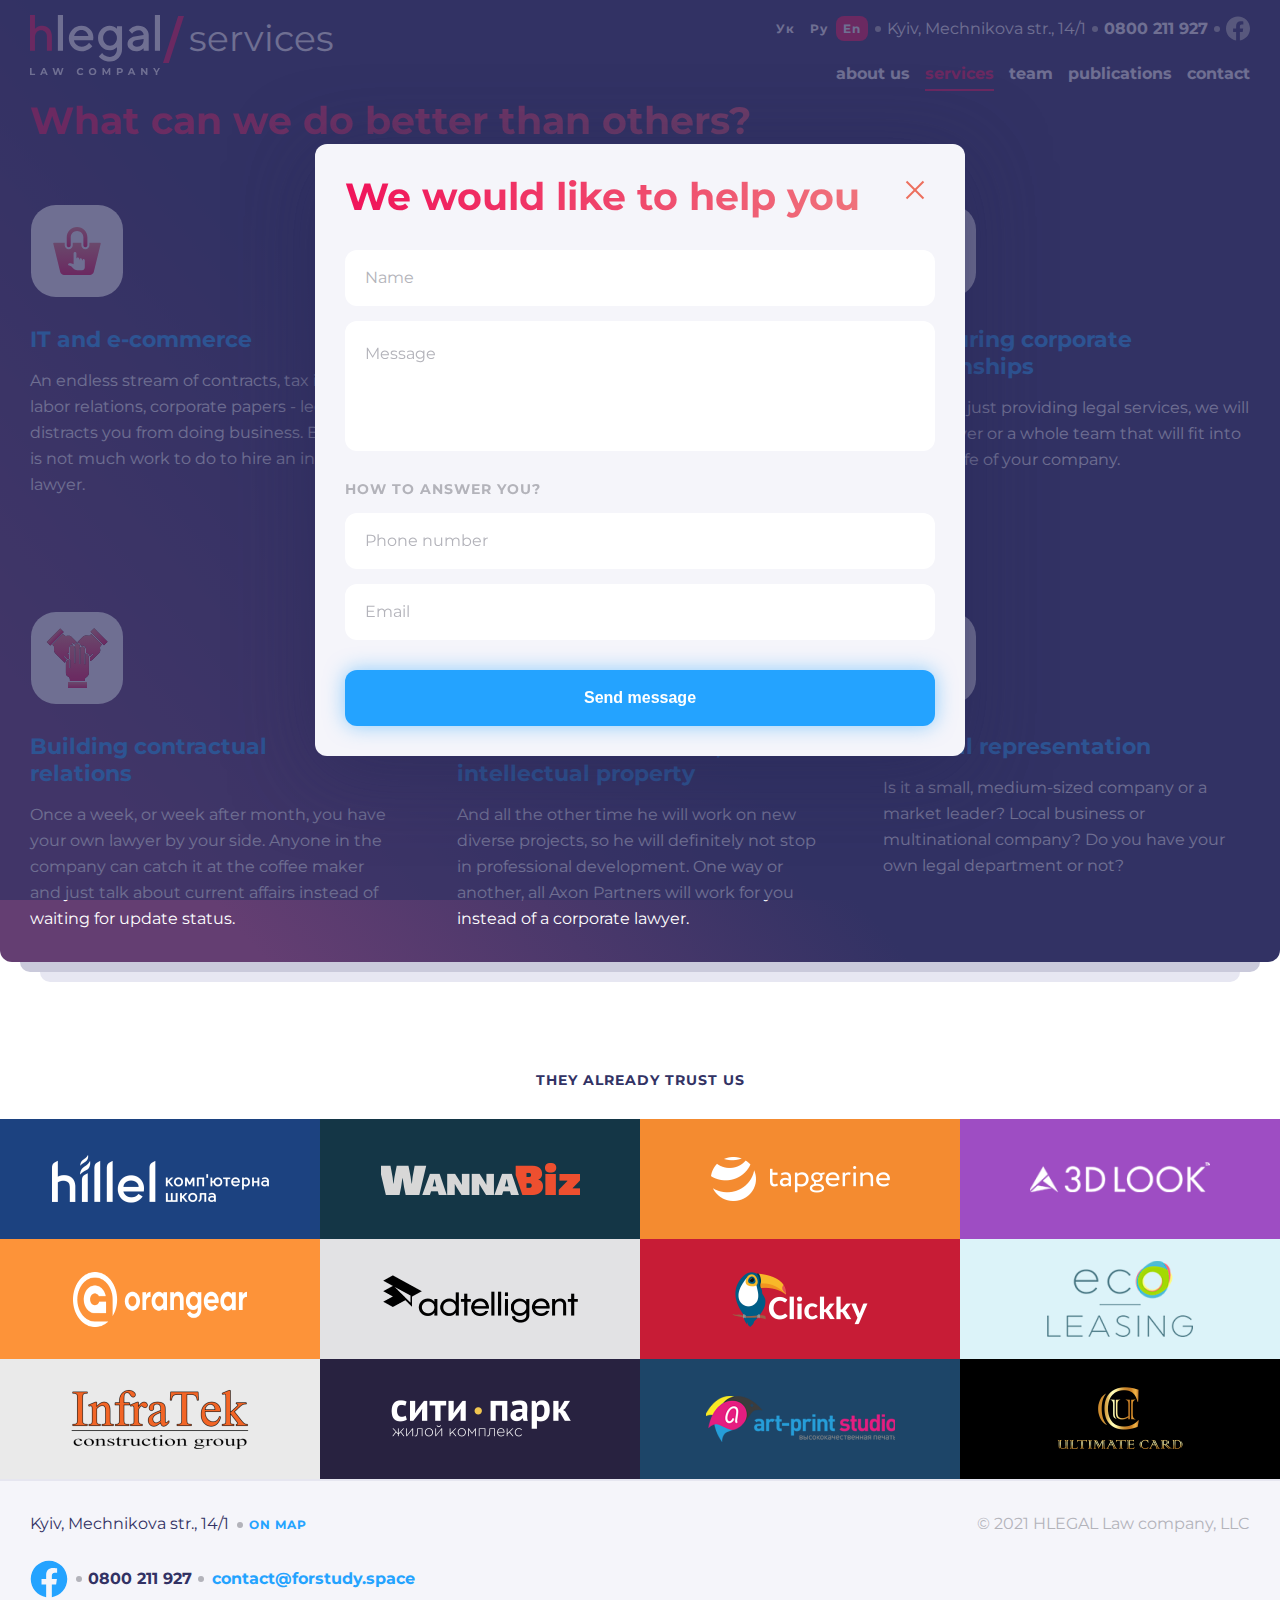
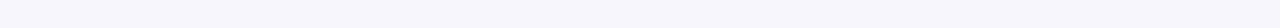
<file: services.html>
<!DOCTYPE html>
<html lang="en">

<head>
    <meta charset="UTF-8">
    <meta http-equiv="X-UA-Compatible" content="IE=edge">
    <meta name="viewport" content="width=device-width, initial-scale=1.0">
    <link rel="stylesheet" href="css/style.css">
    <title>Project Hillel</title>
</head>

<body class="body body--pop-up">
    <div class="pop-up--parent">
        <div class="pop-up pop-up--hard">
            <div class="hero-font pop-up__title">We would like to help you
                <div class="pop-up__title-x-mark"></div>
            </div>
            <form class="pop-up__form" action="https://fom.in.ua/echo">
                <input class="pop-up__form-input" type="text" name="name" placeholder="Name" required>
                <textarea class="pop-up__form-input pop-up__form-message" name="message" id="" cols="30" rows="10"
                    placeholder="Message"></textarea>
                <p class="pop-up__form-text">How to answer you?</p>
                <input class="pop-up__form-input" type="tel" name="phone" placeholder="Phone number" required>
                <input class="pop-up__form-input" type="email" name="email" placeholder="Email" required>
                <button class="button pop-up__form-button" type="submit">Send message</button>
            </form>
        </div>
    </div>
    <div class="header-background">
        <header class="header container">
            <div class="header__top">
                <div class="header__top-languages">
                    <a href="#" aria-label="ukrainian language">Ук</a>
                    <a href="#" aria-label="russian language">Ру</a>
                    <a class="header__top-languages-active" href="#" aria-label="english language">En</a>
                </div>
                <div class="address address--header">Kyiv, Mechnikova str., 14/1</div>
                <div class="phone phone--header"><a href="tel:+380800211927">0800 211 927</a></div>
                <a class="facebook facebook--header" href="#" aria-label="facebook page">
                    <svg width="24" height="25" viewBox="0 0 24 25" fill="none" xmlns="http://www.w3.org/2000/svg">
                        <path
                            d="M24 12.5733C24 5.90541 18.6274 0.5 12 0.5C5.37258 0.5 0 5.90541 0 12.5733C0 18.5995 4.38823 23.5943 10.125 24.5V16.0633H7.07813V12.5733H10.125V9.91343C10.125 6.88755 11.9165 5.21615 14.6576 5.21615C15.9705 5.21615 17.3438 5.45195 17.3438 5.45195V8.42313H15.8306C14.3399 8.42313 13.875 9.35379 13.875 10.3086V12.5733H17.2031L16.6711 16.0633H13.875V24.5C19.6118 23.5943 24 18.5995 24 12.5733Z"
                            fill="#B3B3BA" />
                    </svg>
                </a>
            </div>
            <div class="header__logo-container">
                <a class="header__logo-container-logo" href="index.html"></a>
                <p class="header__logo-container-curent-page header__logo-container-curent-page">
                    services</p>
            </div>
            <nav class="header__menu">
                <button type="button" class="header__menu-button" aria-label="menu button">
                    <div class="header__menu-button-bar1"></div>
                    <div class="header__menu-button-bar2"></div>
                    <div class="header__menu-button-bar3"></div>
                </button>
                <ul class="header__menu-mobile-list">
                    <li>
                        <div class="x-mark"></div>
                    </li>
                    <li><a class="header__menu-mobile-list-item" href="about.html">about us</a></li>
                    <li><a class="header__menu-mobile-list-item header__menu-mobile-list-item--active"
                            href="services.html">services</a></li>
                    <li><a class="header__menu-mobile-list-item" href="team.html">team</a></li>
                    <li><a class="header__menu-mobile-list-item" href="publications.html">publications</a></li>
                    <li><a class="header__menu-mobile-list-item" href="contact.html">contact</a></li>
                </ul>
                <ul class="header__menu-list">
                    <li><a class="header__menu-list-item" href="about.html">about us</a></li>
                    <li><a class="header__menu-list-item header__menu-list--active" href="services.html">services</a>
                    </li>
                    <li><a class="header__menu-list-item" href="team.html">team</a></li>
                    <li><a class="header__menu-list-item" href="publications.html">publications</a></li>
                    <li><a class="header__menu-list-item" href="contact.html">contact</a></li>
                </ul>
            </nav>
            <div class="js-background"></div>
            </a>
        </header>
        <section class="our-services container">
            <h2 class="our-services__title hero-font">What can we do better than others?</h2>
            <div class="cards-container">
                <div class="cards-shell">
                    <div class="cards-container__card our-services__card">
                        <div class="card-icon__properties card-icon__img01"></div>
                        <a href="services01.html" class="cards-container__card__title">IT and e-commerce</a>
                        <div class="cards-container__card__text">An endless stream of contracts, tax issues, labor
                            relations, corporate papers - legal work distracts you from doing business. But there is
                            not much work to do to hire an in-house lawyer.</div>
                    </div>
                </div>
                <div class="cards-shell">
                    <div class="cards-container__card our-services__card">
                        <div class="card-icon__properties card-icon__img02"></div>
                        <a href="services01.html" class="cards-container__card__title">Comprehensive daily legal
                            support</a>
                        <div class="cards-container__card__text">In addition, over time, the work will become the
                            same type and uninteresting for a full-time lawyer. And we know very well how difficult
                            it is to find a good candidate with experience in the field of information technology in
                            Ukraine.</div>
                    </div>
                </div>
                <div class="cards-shell">
                    <div class="cards-container__card our-services__card">
                        <div class="card-icon__properties card-icon__img03"></div>
                        <a href="services01.html" class="cards-container__card__title">Structuring corporate
                            relationships</a>
                        <div class="cards-container__card__text">Instead of just providing legal services, we will
                            hire a lawyer or a whole team that will fit into the daily life of your company.</div>
                    </div>
                </div>
                <div class="cards-shell">
                    <div class="cards-container__card our-services__card">
                        <div class="card-icon__properties card-icon__img04"></div>
                        <a href="services01.html" class="cards-container__card__title">Building contractual
                            relations</a>
                        <div class="cards-container__card__text">Once a week, or week after month, you have your own
                            lawyer by your side. Anyone in the company can catch it at the coffee maker and just
                            talk about current affairs instead of waiting for update status.</div>
                    </div>
                </div>
                <div class="cards-shell">
                    <div class="cards-container__card our-services__card">
                        <div class="card-icon__properties card-icon__img05"></div>
                        <a href="services01.html" class="cards-container__card__title">Protection of business,
                            intellectual
                            property
                        </a>
                        <div class="cards-container__card__text">And all the other time he will work on new diverse
                            projects, so he will definitely not stop in professional development. One way or
                            another, all Axon Partners will work for you instead of a corporate lawyer.</div>
                    </div>
                </div>
                <div class="cards-shell">
                    <div class="cards-container__card our-services__card">
                        <div class="card-icon__properties card-icon__img06"></div>
                        <a href="services01.html" class="cards-container__card__title">Judicial representation</a>
                        <div class="cards-container__card__text">Is it a small, medium-sized company or a market
                            leader? Local business or multinational company? Do you have your own legal department
                            or not?</div>
                    </div>
                </div>
            </div>
        </section>
    </div>
    <main>
        <section class="lables-wrapper">
            <div class="container">
                <h2 class="lables-wrapper__title">They already trust us</h2>
                <div class="lables-wrapper__lables">
                    <article class="lables-wrapper__lables-items lables-wrapper__lables-item01"><img
                            src="img/clients/item01.png" width="217" height="48" alt="Hillel"></article>
                    <article class="lables-wrapper__lables-items lables-wrapper__lables-item02"><img
                            src="img/clients/item02.png" width="199" height="32" alt="Wannabiz"></article>
                    <article class="lables-wrapper__lables-items lables-wrapper__lables-item03"><img
                            src="img/clients/item03.png" width="179" height="44" alt="Tapgerine"></article>
                    <article class="lables-wrapper__lables-items lables-wrapper__lables-item04"><img
                            src="img/clients/item04.png" width="180" height="42" alt="3D look"></article>
                    <article class="lables-wrapper__lables-items lables-wrapper__lables-item05"><img
                            src="img/clients/item05.png" width="174" height="55" alt="Orangear"></article>
                    <article class="lables-wrapper__lables-items lables-wrapper__lables-item06"><img
                            src="img/clients/item06.png" width="195" height="48" alt="Adtelligent"></article>
                    <article class="lables-wrapper__lables-items lables-wrapper__lables-item07"><img
                            src="img/clients/item07.png" width="138" height="61" alt="Clickky"></article>
                    <article class="lables-wrapper__lables-items lables-wrapper__lables-item08"><img
                            src="img/clients/item08.png" width="146" height="76" alt="Eco leasing"></article>
                    <article class="lables-wrapper__lables-items lables-wrapper__lables-item09"><img
                            src="img/clients/item09.png" width="182" height="60" alt="Infratek"></article>
                    <article class="lables-wrapper__lables-items lables-wrapper__lables-item10"><img
                            src="img/clients/item10.png" width="181" height="38" alt="City park"></article>
                    <article class="lables-wrapper__lables-items lables-wrapper__lables-item11"><img
                            src="img/clients/item11.png" width="189" height="46" alt="Art-print studio"></article>
                    <article class="lables-wrapper__lables-items lables-wrapper__lables-item12"><img
                            src="img/clients/item12.png" width="152" height="95" alt="ultimate card"></article>
                </div>
            </div>
        </section>
    </main>
    <div class="grey-background">
        <footer class="footer container">
            <div class="footer__address-block">
                <div class="address address--footer">Kyiv, Mechnikova str., 14/1</div>
                <div class="footer__address-block-map"><a href="#">On map</a></div>
            </div>
            <div class="footer__contact-block">
                <a class="facebook facebook--footer" href="#" aria-label="facebook page">
                    <svg width="24" height="25" viewBox="0 0 24 25" fill="none" xmlns="http://www.w3.org/2000/svg">
                        <path
                            d="M24 12.5733C24 5.90541 18.6274 0.5 12 0.5C5.37258 0.5 0 5.90541 0 12.5733C0 18.5995 4.38823 23.5943 10.125 24.5V16.0633H7.07813V12.5733H10.125V9.91343C10.125 6.88755 11.9165 5.21615 14.6576 5.21615C15.9705 5.21615 17.3438 5.45195 17.3438 5.45195V8.42313H15.8306C14.3399 8.42313 13.875 9.35379 13.875 10.3086V12.5733H17.2031L16.6711 16.0633H13.875V24.5C19.6118 23.5943 24 18.5995 24 12.5733Z"
                            fill="#B3B3BA" />
                    </svg>
                </a>
                <div class="phone phone--footer"><a href="tel:+380800211927">0800 211 927</a></div>
                <a class="footer__mail" href="mailto:contact@forstudy.space">contact@forstudy.space</a>
            </div>
            <p class="footer__copyright">© 2021 HLEGAL Law company, LLC</p>
        </footer>
    </div>
    <script src="https://code.jquery.com/jquery-3.6.3.min.js"
        integrity="sha256-pvPw+upLPUjgMXY0G+8O0xUf+/Im1MZjXxxgOcBQBXU=" crossorigin="anonymous"></script>
    <script type="text/javascript" src="js/slick.min.js"></script>
    <script type="text/javascript" src="js/script.js"></script>
</body>

</html>
</file>
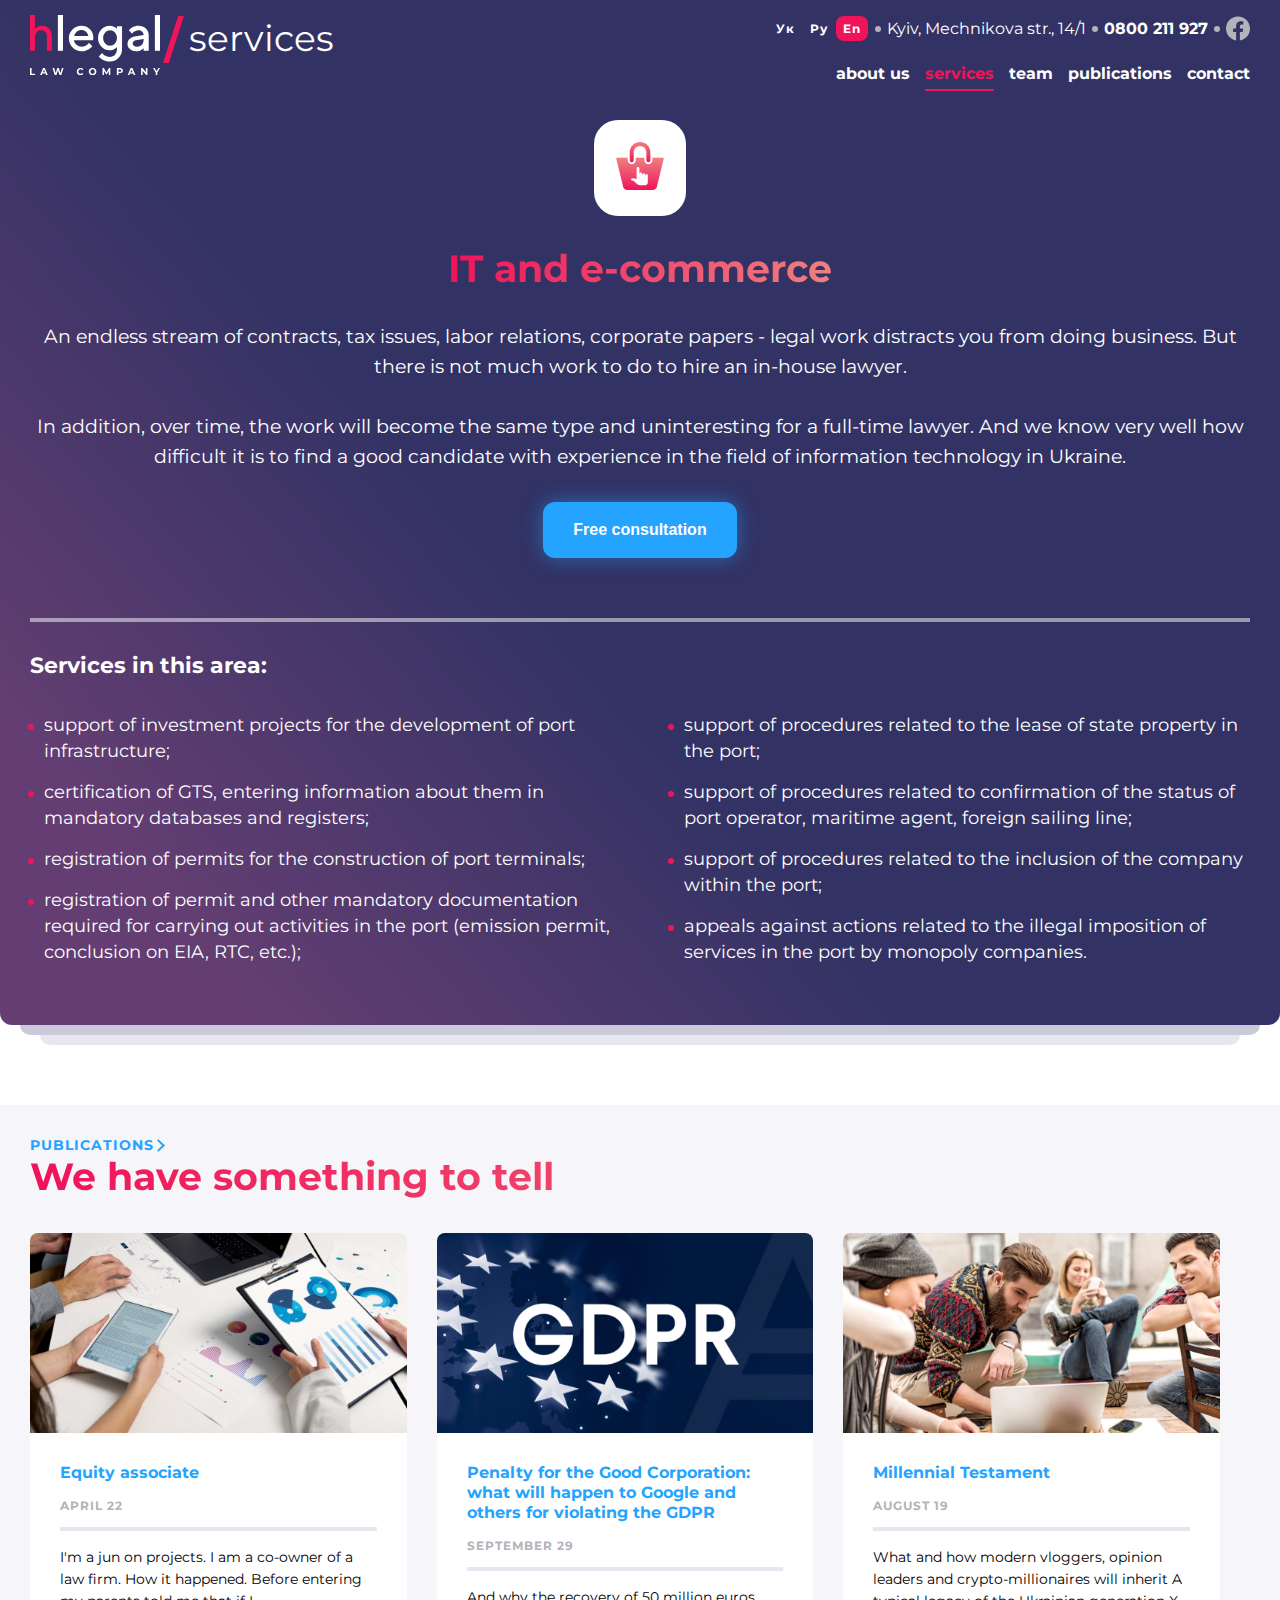
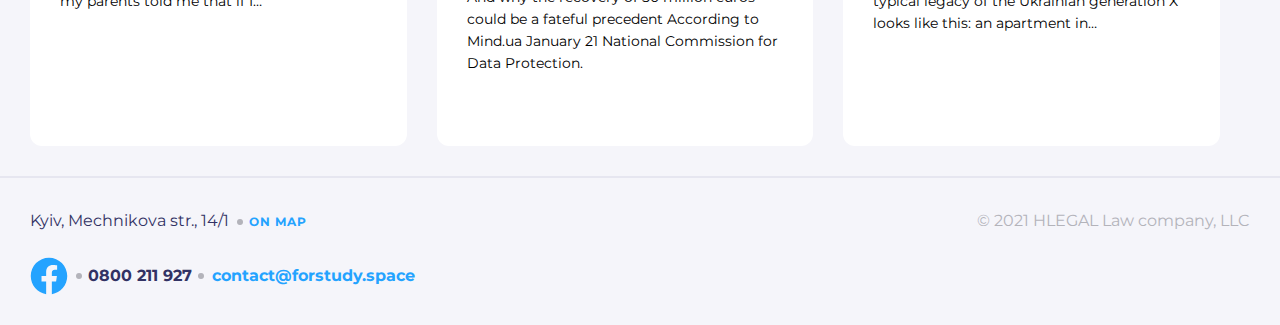
<file: services01.html>
<!DOCTYPE html>
<html lang="en">

<head>
    <meta charset="UTF-8">
    <meta http-equiv="X-UA-Compatible" content="IE=edge">
    <meta name="viewport" content="width=device-width, initial-scale=1.0">
    <link rel="stylesheet" href="css/style.css">
    <title>Project Hillel</title>
</head>

<body class="body">
    <div class="header-background">
        <header class="header container">
            <div class="header__top">
                <div class="header__top-languages">
                    <a href="#" aria-label="ukrainian language">Ук</a>
                    <a href="#" aria-label="russian language">Ру</a>
                    <a class="header__top-languages-active" href="#" aria-label="english language">En</a>
                </div>
                <div class="address address--header">Kyiv, Mechnikova str., 14/1</div>
                <div class="phone phone--header"><a href="tel:+380800211927">0800 211 927</a></div>
                <a class="facebook facebook--header" href="#" aria-label="facebook page">
                    <svg width="24" height="25" viewBox="0 0 24 25" fill="none" xmlns="http://www.w3.org/2000/svg">
                        <path
                            d="M24 12.5733C24 5.90541 18.6274 0.5 12 0.5C5.37258 0.5 0 5.90541 0 12.5733C0 18.5995 4.38823 23.5943 10.125 24.5V16.0633H7.07813V12.5733H10.125V9.91343C10.125 6.88755 11.9165 5.21615 14.6576 5.21615C15.9705 5.21615 17.3438 5.45195 17.3438 5.45195V8.42313H15.8306C14.3399 8.42313 13.875 9.35379 13.875 10.3086V12.5733H17.2031L16.6711 16.0633H13.875V24.5C19.6118 23.5943 24 18.5995 24 12.5733Z"
                            fill="#B3B3BA" />
                    </svg>
                </a>
            </div>
            <div class="header__logo-container">
                <a class="header__logo-container-logo" href="index.html"></a>
                <p class="header__logo-container-curent-page header__logo-container-curent-page">
                    services</p>
            </div>
            <nav class="header__menu">
                <button type="button" class="header__menu-button" aria-label="menu button">
                    <div class="header__menu-button-bar1"></div>
                    <div class="header__menu-button-bar2"></div>
                    <div class="header__menu-button-bar3"></div>
                </button>
                <ul class="header__menu-mobile-list">
                    <li>
                        <div class="x-mark"></div>
                    </li>
                    <li><a class="header__menu-mobile-list-item" href="about.html">about us</a></li>
                    <li><a class="header__menu-mobile-list-item header__menu-mobile-list-item--active" href="services.html">services</a></li>
                    <li><a class="header__menu-mobile-list-item" href="team.html">team</a></li>
                    <li><a class="header__menu-mobile-list-item" href="publications.html">publications</a></li>
                    <li><a class="header__menu-mobile-list-item" href="contact.html">contact</a></li>
                </ul>
                <ul class="header__menu-list">
                    <li><a class="header__menu-list-item" href="about.html">about us</a></li>
                    <li><a class="header__menu-list-item header__menu-list--active" href="services.html">services</a></li>
                    <li><a class="header__menu-list-item" href="team.html">team</a></li>
                    <li><a class="header__menu-list-item" href="publications.html">publications</a></li>
                    <li><a class="header__menu-list-item" href="contact.html">contact</a></li>
                </ul>
            </nav>
            <div class="js-background"></div>
            </a>
        </header>
        <section class="services-wrapper container">
            <article class="services-wrapper-service">
                <div class="services-wrapper-service-img"><img src="img/cards-imgs/card01.svg" width="64" height="64"
                        alt=""></div>
                <h2 class="hero-font">IT and e-commerce</h2>
                <p class="services-wrapper-service-text">An endless stream of contracts, tax issues, labor relations,
                    corporate papers - legal work distracts you from doing business. But there is not much work to do to
                    hire an in-house lawyer.</p>
                <p class="services-wrapper-service-text">In addition, over time, the work will become the same type and
                    uninteresting for a full-time lawyer. And we know very well how difficult it is to find a good
                    candidate with experience in the field of information technology in Ukraine.</p>
                <button class="button" type="button">Free consultation</button>
            </article>
            <article class="services-wrapper-description">
                <p class="services-wrapper-description-title">Services in this area:</p>
                <div class="services-wrapper-description-column">
                    <p class="services-wrapper-description-column-item">support of investment projects for the
                        development of port infrastructure;</p>
                    <p class="services-wrapper-description-column-item">certification of GTS, entering information about
                        them in mandatory databases and registers;</p>
                    <p class="services-wrapper-description-column-item">registration of permits for the construction of
                        port terminals;</p>
                    <p class="services-wrapper-description-column-item">registration of permit and other mandatory
                        documentation required for carrying out activities in the port (emission permit, conclusion on
                        EIA, RTC, etc.);</p>
                </div>
                <div class="services-wrapper-description-column">
                    <p class="services-wrapper-description-column-item">support of procedures related to the lease of
                        state property in the port;</p>
                    <p class="services-wrapper-description-column-item">support of procedures related to confirmation of
                        the status of port operator, maritime agent, foreign sailing line;</p>
                    <p class="services-wrapper-description-column-item">support of procedures related to the inclusion
                        of the company within the port;</p>
                    <p class="services-wrapper-description-column-item">appeals against actions related to the illegal
                        imposition of services in the port by monopoly companies.</p>
                </div>
            </article>
        </section>
    </div>
    <main>
        <div class="grey-background">
            <section class="publications-wrapper container">
                <a class="page-link" href="publications.html">Publications</a>
                <h2 class="hero-font">We have something to tell</h2>
                <div class="publications-wrapper__container">
                    <article class="publications-wrapper__container-item">
                        <div
                            class="publications-wrapper__container-item-img publications-wrapper__container-item-img--01">
                        </div>
                        <div class="publications-wrapper__container-item-info">
                            <a class="publications-wrapper__container-item-info-title" href="#">Equity associate</a>
                            <p class="publications-wrapper__container-item-info-date">April 22</p>
                            <p class="publications-wrapper__container-item-info-text">I'm a jun on projects. I am a
                                co-owner of a law firm. How it happened. Before entering my parents told me that if I…
                            </p>
                        </div>
                    </article>
                    <article class="publications-wrapper__container-item">
                        <div
                            class="publications-wrapper__container-item-img publications-wrapper__container-item-img--02">
                        </div>
                        <div class="publications-wrapper__container-item-info">
                            <a class="publications-wrapper__container-item-info-title" href="#">Penalty for the Good
                                Corporation: what will happen to Google and others for violating the GDPR</a>
                            <p class="publications-wrapper__container-item-info-date">September 29</p>
                            <p class="publications-wrapper__container-item-info-text">And why the recovery of 50 million
                                euros could be a fateful precedent According to Mind.ua January 21 National Commission
                                for Data Protection.
                            </p>
                        </div>
                    </article>
                    <article class="publications-wrapper__container-item">
                        <div
                            class="publications-wrapper__container-item-img publications-wrapper__container-item-img--03">
                        </div>
                        <div class="publications-wrapper__container-item-info">
                            <a class="publications-wrapper__container-item-info-title" href="#">Millennial Testament</a>
                            <p class="publications-wrapper__container-item-info-date">August 19</p>
                            <p class="publications-wrapper__container-item-info-text">What and how modern vloggers,
                                opinion leaders and crypto-millionaires will inherit A typical legacy of the Ukrainian
                                generation X looks like this: an apartment in…
                            </p>
                        </div>
                    </article>
                </div>
            </section>
        </div>
    </main>
    <div class="grey-background">
        <footer class="footer container">
            <div class="footer__address-block">
                <div class="address address--footer">Kyiv, Mechnikova str., 14/1</div>
                <div class="footer__address-block-map"><a href="#">On map</a></div>
            </div>
            <div class="footer__contact-block">
                <a class="facebook facebook--footer" href="#" aria-label="facebook page">
                    <svg width="24" height="25" viewBox="0 0 24 25" fill="none" xmlns="http://www.w3.org/2000/svg">
                        <path
                            d="M24 12.5733C24 5.90541 18.6274 0.5 12 0.5C5.37258 0.5 0 5.90541 0 12.5733C0 18.5995 4.38823 23.5943 10.125 24.5V16.0633H7.07813V12.5733H10.125V9.91343C10.125 6.88755 11.9165 5.21615 14.6576 5.21615C15.9705 5.21615 17.3438 5.45195 17.3438 5.45195V8.42313H15.8306C14.3399 8.42313 13.875 9.35379 13.875 10.3086V12.5733H17.2031L16.6711 16.0633H13.875V24.5C19.6118 23.5943 24 18.5995 24 12.5733Z"
                            fill="#B3B3BA" />
                    </svg>
                </a>
                <div class="phone phone--footer"><a href="tel:+380800211927">0800 211 927</a></div>
                <a class="footer__mail" href="mailto:contact@forstudy.space">contact@forstudy.space</a>
            </div>
            <p class="footer__copyright">© 2021 HLEGAL Law company, LLC</p>
        </footer>
    </div>
    <script src="https://code.jquery.com/jquery-3.6.3.min.js"
        integrity="sha256-pvPw+upLPUjgMXY0G+8O0xUf+/Im1MZjXxxgOcBQBXU=" crossorigin="anonymous"></script>
    <script type="text/javascript" src="js/slick.min.js"></script>
    <script type="text/javascript" src="js/script.js"></script>
</body>

</html>
</file>
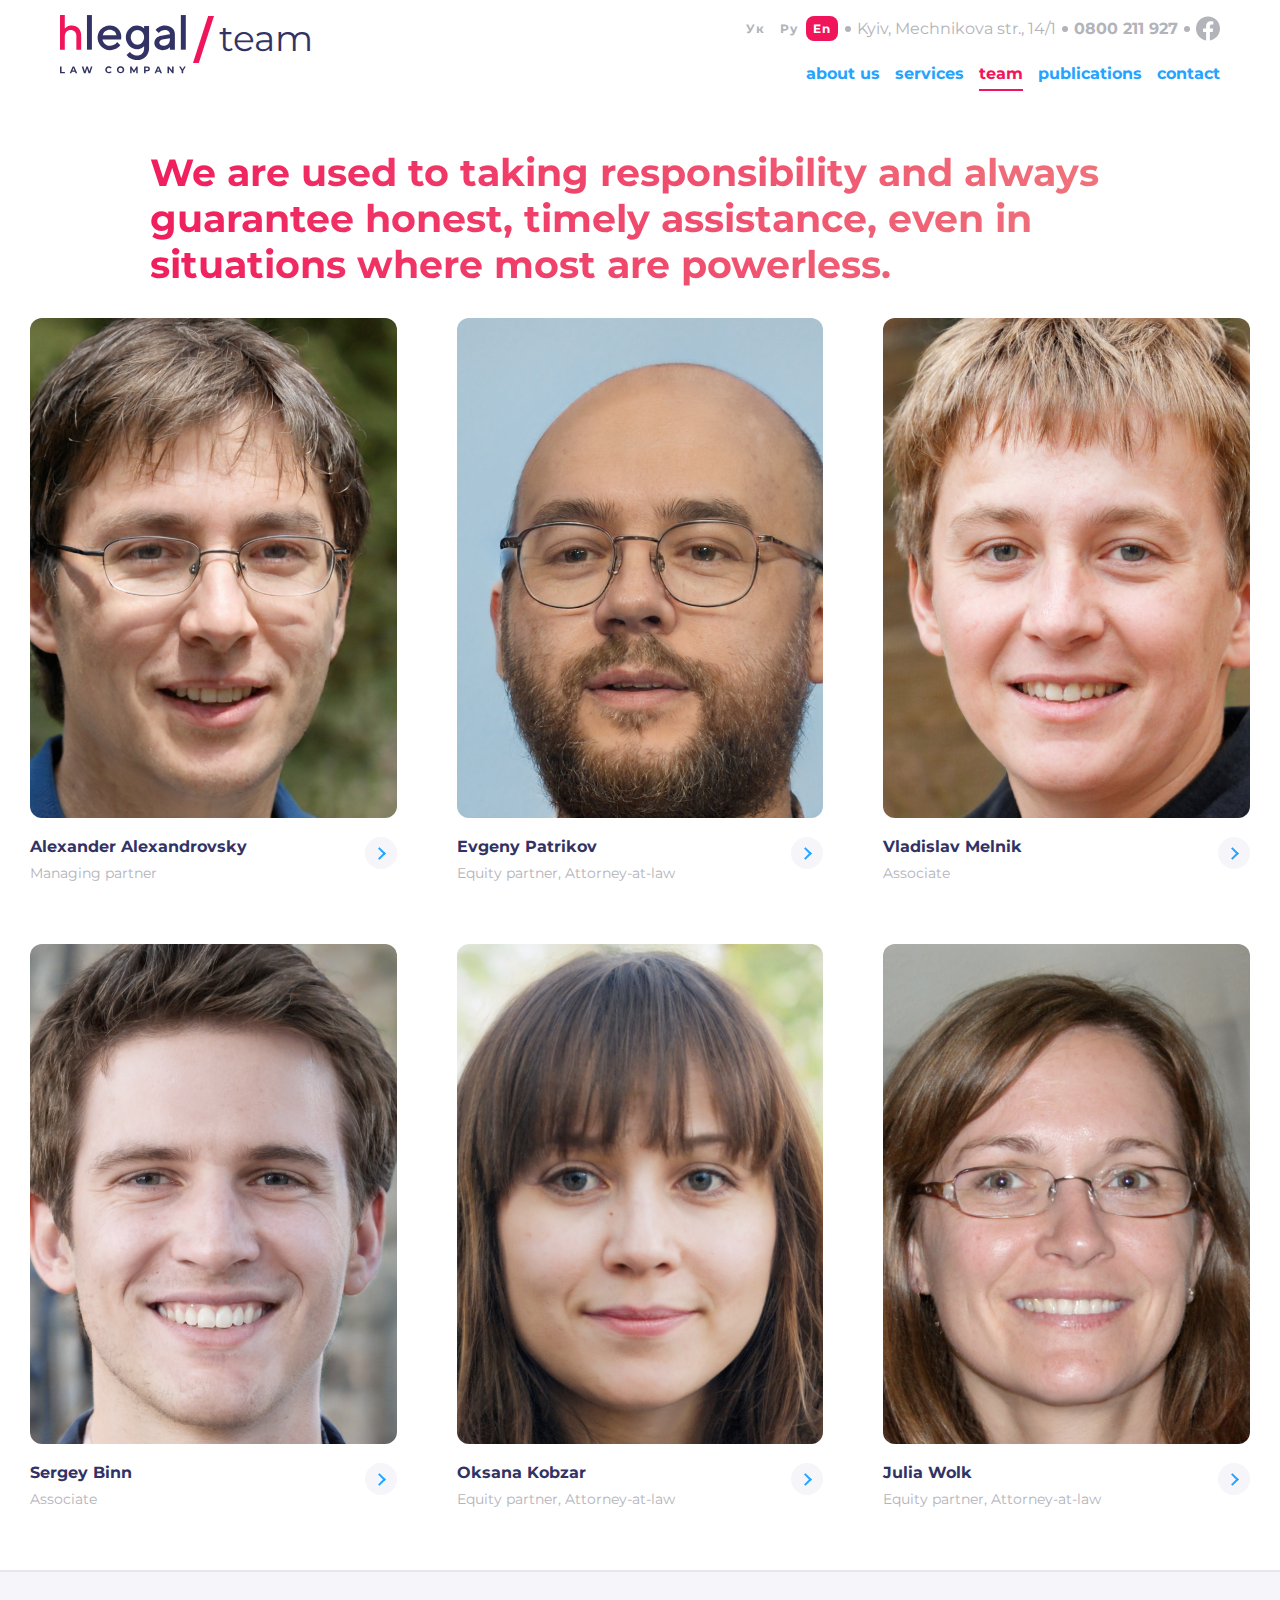
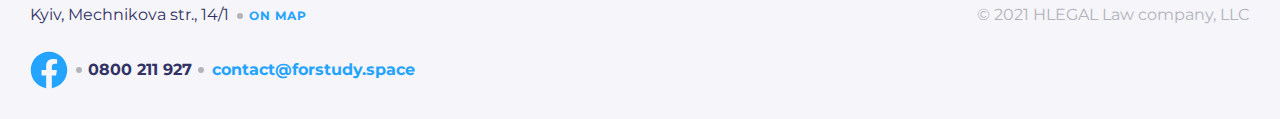
<file: team.html>
<!DOCTYPE html>
<html lang="en">

<head>
    <meta charset="UTF-8">
    <meta http-equiv="X-UA-Compatible" content="IE=edge">
    <meta name="viewport" content="width=device-width, initial-scale=1.0">
    <link rel="stylesheet" href="css/style.css">
    <title>Project Hillel</title>
</head>

<body class="body">
    <header class="header header--about container">
        <div class="header__top">
            <div class="header__top-languages header__top-languages--on-white">
                <a href="#" aria-label="ukrainian language">Ук</a>
                <a href="#" aria-label="russian language">Ру</a>
                <a class="header__top-languages-active" href="#" aria-label="english language">En</a>
            </div>
            <div class="address address--header address--header--on-white">Kyiv, Mechnikova str., 14/1</div>
            <div class="phone phone--header phone--header--on-white"><a href="tel:+380800211927">0800 211 927</a></div>
            <a class="facebook facebook--header" href="#" aria-label="facebook page">
                <svg width="24" height="25" viewBox="0 0 24 25" fill="none" xmlns="http://www.w3.org/2000/svg">
                    <path
                        d="M24 12.5733C24 5.90541 18.6274 0.5 12 0.5C5.37258 0.5 0 5.90541 0 12.5733C0 18.5995 4.38823 23.5943 10.125 24.5V16.0633H7.07813V12.5733H10.125V9.91343C10.125 6.88755 11.9165 5.21615 14.6576 5.21615C15.9705 5.21615 17.3438 5.45195 17.3438 5.45195V8.42313H15.8306C14.3399 8.42313 13.875 9.35379 13.875 10.3086V12.5733H17.2031L16.6711 16.0633H13.875V24.5C19.6118 23.5943 24 18.5995 24 12.5733Z"
                        fill="#B3B3BA" />
                </svg>
            </a>
        </div>
        <div class="header__logo-container">
            <a class="header__logo-container-logo header__logo-container-logo--on-white" href="index.html"></a>
            <p
                class="header__logo-container-curent-page header__logo-container-curent-page header__logo-container-curent-page--on-white">
                team</p>
        </div>
        <nav class="header__menu">
            <button type="button" class="header__menu-button header__menu-button--on-white" aria-label="menu button">
                <div class="header__menu-button-bar1 header__menu-button--on-white-bar1"></div>
                <div class="header__menu-button-bar2 header__menu-button--on-white-bar2"></div>
                <div class="header__menu-button-bar3 header__menu-button--on-white-bar3"></div>
            </button>
            <ul class="header__menu-mobile-list">
                <li>
                    <div class="x-mark"></div>
                </li>
                <li><a class="header__menu-mobile-list-item" href="about.html">about us</a>
                </li>
                <li><a class="header__menu-mobile-list-item" href="services.html">services</a></li>
                <li><a class="header__menu-mobile-list-item header__menu-mobile-list-item--active"
                        href="team.html">team</a></li>
                <li><a class="header__menu-mobile-list-item" href="publications.html">publications</a></li>
                <li><a class="header__menu-mobile-list-item" href="contact.html">contact</a></li>
            </ul>
            <ul class="header__menu-list">
                <li><a class="header__menu-list-item header__menu-list-item--on-white" href="about.html">about us</a></li>
                <li><a class="header__menu-list-item header__menu-list-item--on-white" href="services.html">services</a>
                </li>
                <li><a class="header__menu-list-item header__menu-list-item--on-white header__menu-list--active"
                        href="team.html">team</a></li>
                <li><a class="header__menu-list-item header__menu-list-item--on-white"
                        href="publications.html">publications</a></li>
                <li><a class="header__menu-list-item header__menu-list-item--on-white" href="contact.html">contact</a>
                </li>
            </ul>
        </nav>
        <div class="js-background"></div>
        </a>
    </header>
    <main class="container">
        <h2 class="hero-font title">We are used to taking responsibility and always guarantee honest, timely assistance, even
            in situations where most are powerless.
        </h2>
        <section class="team">
            <article class="team__person">
                <img src="img/team/team01.jpg" alt="">
                <div class="team__person-info">
                    <p class="team__person-info-name">Alexander Alexandrovsky</p>
                    <p class="team__person-info-position">Managing partner</p>
                    <a href="person01.html" class="team__person-info-link"></a>
                </div>
            </article>
            <article class="team__person">
                <img src="img/team/team02.jpg" alt="">
                <div class="team__person-info">
                    <p class="team__person-info-name">Evgeny Patrikov</p>
                    <p class="team__person-info-position">Equity partner, Attorney-at-law</p>
                    <a href="person01.html" class="team__person-info-link"></a>
                </div>
            </article>
            <article class="team__person">
                <img src="img/team/team03.jpg" alt="">
                <div class="team__person-info">
                    <p class="team__person-info-name">Vladislav Melnik</p>
                    <p class="team__person-info-position">Associate</p>
                    <a href="person01.html" class="team__person-info-link"></a>
                </div>
            </article>
            <article class="team__person">
                <img src="img/team/team04.jpg" alt="">
                <div class="team__person-info">
                    <p class="team__person-info-name">Sergey Binn</p>
                    <p class="team__person-info-position">Associate</p>
                    <a href="person01.html" class="team__person-info-link"></a>
                </div>
            </article>
            <article class="team__person">
                <img src="img/team/team05.jpg" alt="">
                <div class="team__person-info">
                    <p class="team__person-info-name">Oksana Kobzar</p>
                    <p class="team__person-info-position">Equity partner, Attorney-at-law</p>
                    <a href="person01.html" class="team__person-info-link"></a>
                </div>
            </article>
            <article class="team__person">
                <img src="img/team/team06.jpg" alt="">
                <div class="team__person-info">
                    <p class="team__person-info-name">Julia Wolk</p>
                    <p class="team__person-info-position">Equity partner, Attorney-at-law</p>
                    <a href="person01.html" class="team__person-info-link"></a>
                </div>
            </article>
        </section>
    </main>
    <div class="grey-background">
        <footer class="footer container">
            <div class="footer__address-block">
                <div class="address address--footer">Kyiv, Mechnikova str., 14/1</div>
                <div class="footer__address-block-map"><a href="#">On map</a></div>
            </div>
            <div class="footer__contact-block">
                <a class="facebook facebook--footer" href="#" aria-label="facebook page">
                    <svg width="24" height="25" viewBox="0 0 24 25" fill="none" xmlns="http://www.w3.org/2000/svg">
                        <path
                            d="M24 12.5733C24 5.90541 18.6274 0.5 12 0.5C5.37258 0.5 0 5.90541 0 12.5733C0 18.5995 4.38823 23.5943 10.125 24.5V16.0633H7.07813V12.5733H10.125V9.91343C10.125 6.88755 11.9165 5.21615 14.6576 5.21615C15.9705 5.21615 17.3438 5.45195 17.3438 5.45195V8.42313H15.8306C14.3399 8.42313 13.875 9.35379 13.875 10.3086V12.5733H17.2031L16.6711 16.0633H13.875V24.5C19.6118 23.5943 24 18.5995 24 12.5733Z"
                            fill="#B3B3BA" />
                    </svg>
                </a>
                <div class="phone phone--footer"><a href="tel:+380800211927">0800 211 927</a></div>
                <a class="footer__mail" href="mailto:contact@forstudy.space">contact@forstudy.space</a>
            </div>
            <p class="footer__copyright">© 2021 HLEGAL Law company, LLC</p>
        </footer>
    </div>
    <script src="https://code.jquery.com/jquery-3.6.3.min.js"
        integrity="sha256-pvPw+upLPUjgMXY0G+8O0xUf+/Im1MZjXxxgOcBQBXU=" crossorigin="anonymous"></script>
    <script type="text/javascript" src="js/slick.min.js"></script>
    <script type="text/javascript" src="js/script.js"></script>
</body>

</html>
</file>
<file: css/style.css>
.slick-slider {
  position: relative;
  display: -webkit-box;
  display: -ms-flexbox;
  display: flex;
  -webkit-box-sizing: border-box;
          box-sizing: border-box;
  -webkit-touch-callout: none;
  -webkit-user-select: none;
  -moz-user-select: none;
  -ms-user-select: none;
  user-select: none;
  -ms-touch-action: pan-y;
  touch-action: pan-y;
  -webkit-tap-highlight-color: transparent;
}

.slick-list {
  position: relative;
  overflow: hidden;
  display: block;
  margin: 0;
  padding: 0;
}

.slick-list:focus {
  outline: none;
}

.slick-list.dragging {
  cursor: pointer;
  cursor: hand;
}

.slick-slider .slick-track,
.slick-slider .slick-list {
  -webkit-transform: translate3d(0, 0, 0);
  transform: translate3d(0, 0, 0);
}

.slick-track {
  position: relative;
  left: 0;
  top: 0;
  display: block;
  margin-left: auto;
  margin-right: auto;
}

.slick-track:before, .slick-track:after {
  content: "";
  display: table;
}

.slick-track:after {
  clear: both;
}

.slick-loading .slick-track {
  visibility: hidden;
}

.slick-slide {
  float: left;
  height: 100%;
  min-height: 1px;
  display: none;
}

[dir="rtl"] .slick-slide {
  float: right;
}

.slick-slide img {
  display: block;
}

.slick-slide.slick-loading img {
  display: none;
}

.slick-slide.dragging img {
  pointer-events: none;
}

.slick-initialized .slick-slide {
  display: -webkit-box;
  display: -ms-flexbox;
  display: flex;
  -webkit-box-orient: vertical;
  -webkit-box-direction: normal;
      -ms-flex-direction: column;
          flex-direction: column;
}

.slick-loading .slick-slide {
  visibility: hidden;
}

.slick-vertical .slick-slide {
  display: block;
  height: auto;
  border: 1px solid transparent;
}

.slick-arrow.slick-hidden {
  display: none;
}

@media (min-width: 992px) {
  .slick-initialized .slick-slide {
    -webkit-box-orient: horizontal;
    -webkit-box-direction: normal;
        -ms-flex-direction: row;
            flex-direction: row;
  }
}

@font-face {
  font-family: 'Montserrat';
  font-style: normal;
  font-weight: 400;
  src: url("../fonts/montserrat-v25-latin_cyrillic-regular.woff2") format("woff2"), url("../fonts/montserrat-v25-latin_cyrillic-regular.woff") format("woff");
}

@font-face {
  font-family: 'Montserrat';
  font-style: normal;
  font-weight: 700;
  src: url("../fonts/montserrat-v25-latin_cyrillic-700.woff2") format("woff2"), url("../fonts/montserrat-v25-latin_cyrillic-700.woff") format("woff");
}

* {
  -webkit-box-sizing: border-box;
          box-sizing: border-box;
  margin: 0;
}

html {
  scroll-behavior: smooth;
}

a {
  text-decoration: none;
  font-weight: 400;
  font-size: 16px;
  line-height: 20px;
  -webkit-transition-duration: 200ms;
          transition-duration: 200ms;
  -webkit-transition-property: color, fill;
  transition-property: color, fill;
}

.stop-scroll {
  overflow: hidden;
}

.display-none {
  display: none;
}

.body {
  font-family: 'Montserrat', 'Arial', sans-serif;
  font-style: normal;
  font-weight: 400;
  color: #ffffff;
  min-width: 358px;
}

.container {
  max-width: 1350px;
  min-width: 358px;
  padding: 0 30px;
  margin: 0 auto;
}

.visual-hidden {
  position: absolute;
  width: 1px;
  height: 1px;
  margin: -1px;
  border: 0;
  padding: 0;
  clip: rect(0 0 0 0);
  overflow: hidden;
}

.hero-font {
  color: #F0145A;
  background: linear-gradient(90.13deg, #F0145A 0.84%, #EF8080 99.96%);
  -webkit-text-fill-color: transparent;
  -webkit-background-clip: text;
          background-clip: text;
  -webkit-text-fill-color: transparent;
  font-size: 30px;
  line-height: 37px;
}

@media (min-width: 768px) {
  .hero-font {
    font-size: 38px;
    line-height: 46px;
  }
}

.phone {
  position: relative;
  margin: 0 18px;
}

.phone::before {
  content: none;
  cursor: default;
  height: 6px;
  width: 6px;
  border-radius: 50%;
  background-color: #B3B3BA;
  position: absolute;
  left: -12px;
  top: 7px;
}

.phone::after {
  content: none;
  cursor: default;
  height: 6px;
  width: 6px;
  border-radius: 50%;
  background-color: #B3B3BA;
  position: absolute;
  right: -12px;
  top: 7px;
}

.phone a {
  font-weight: 700;
  font-size: 16px;
  line-height: 20px;
}

.phone a:hover {
  color: #F0145A;
}

.address {
  font-size: 16px;
  line-height: 20px;
  color: #ffffff;
  position: relative;
  margin-left: 7px;
}

.facebook {
  line-height: 0;
  font-size: 0;
}

.facebook svg path {
  -webkit-transition-duration: 200ms;
          transition-duration: 200ms;
  -webkit-transition-property: fill;
  transition-property: fill;
}

.facebook svg:hover path {
  fill: #F0145A;
}

.page-link {
  font-weight: 700;
  font-size: 14px;
  line-height: 17px;
  letter-spacing: 1px;
  text-transform: uppercase;
  color: #24A3FF;
}

.page-link::after {
  content: '';
  display: inline-block;
  width: 7px;
  height: 7px;
  border-bottom: 2px solid #24A3FF;
  border-right: 2px solid #24A3FF;
  -webkit-transform: rotate(-45deg);
          transform: rotate(-45deg);
  -webkit-transition-duration: 200ms;
          transition-duration: 200ms;
  -webkit-transition-property: border-color;
  transition-property: border-color;
}

.page-link:hover {
  color: #F0145A;
}

.page-link:hover::after {
  border-color: #F0145A;
}

.x-mark {
  position: absolute;
  top: 15px;
  right: 15px;
  width: 24px;
  height: 24px;
  cursor: pointer;
}

.x-mark--active {
  background-color: #E6E6F0;
  -webkit-box-shadow: 0 0 0 7px #E6E6F0;
          box-shadow: 0 0 0 7px #E6E6F0;
  border-radius: 4px;
}

.x-mark::before, .x-mark::after {
  content: '';
  position: absolute;
  top: 10px;
  display: block;
  width: 24px;
  height: 2px;
  background: #EC6F5D;
}

.x-mark::before {
  -webkit-transform: rotate(45deg);
          transform: rotate(45deg);
}

.x-mark::after {
  -webkit-transform: rotate(-45deg);
          transform: rotate(-45deg);
}

.button {
  display: block;
  cursor: pointer;
  font-weight: 700;
  font-size: 16px;
  line-height: 20px;
  text-align: center;
  color: #ffffff;
  border: 0;
  background-color: #24A3FF;
  padding: 18px 30px;
  -webkit-box-shadow: 0px 0px 20px rgba(36, 163, 255, 0.5);
          box-shadow: 0px 0px 20px rgba(36, 163, 255, 0.5);
  border-radius: 12px;
}

.button:hover {
  background-color: #0085FF;
}

.button:active {
  background-color: #006CCF;
}

.button--small {
  width: 211px;
  margin: 0 auto;
}

@media (min-width: 768px) {
  .phone::after,
  .phone::before {
    content: '';
  }
}

.header-background {
  background: linear-gradient(228.57deg, #323264 11.93%, #323264 57.17%, #643E72 87.46%);
  border-radius: 0 0 12px 12px;
  position: relative;
  -webkit-filter: drop-shadow(0px 4px 4px rgba(0, 0, 0, 0.25));
          filter: drop-shadow(0px 4px 4px rgba(0, 0, 0, 0.25));
  padding-bottom: 30px;
  margin-bottom: 50px;
}

.header-background__symbol {
  background-image: url(../img/h-symbol.svg);
  background-position: top center;
  background-repeat: no-repeat;
}

.header-background::before {
  content: '';
  height: 10px;
  position: absolute;
  border-radius: 0 0 12px 12px;
  left: 40px;
  right: 40px;
  bottom: -20px;
  background-color: #E7E7F2;
}

.header-background::after {
  content: '';
  height: 10px;
  position: absolute;
  border-radius: 0 0 12px 12px;
  left: 20px;
  right: 20px;
  bottom: -10px;
  background-color: #cacadb;
}

.black-background {
  position: absolute;
  width: 100vw;
  height: 100vh;
  background-color: #323264;
  opacity: 0.7;
  z-index: 1;
  margin: 0 -15px;
}

.grey-background {
  background-color: #F5F5FA;
}

@media (min-width: 768px) {
  .header-background {
    -webkit-filter: none;
            filter: none;
    padding-bottom: 0;
    margin-bottom: 80px;
  }
}

.header {
  padding: 0 15px;
  display: grid;
  grid-template-columns: 1fr auto;
  grid-template-rows: auto auto;
  grid-template-areas: "top top" "logo menu";
}

.header__top {
  grid-area: top;
  background: rgba(245, 245, 250, 0.2);
  margin: 0 -15px;
  display: -webkit-box;
  display: -ms-flexbox;
  display: flex;
  -webkit-box-align: center;
      -ms-flex-align: center;
          align-items: center;
  -webkit-box-pack: justify;
      -ms-flex-pack: justify;
          justify-content: space-between;
}

.header__top-languages {
  padding: 10px 15px;
}

.header__top-languages a {
  display: inline-block;
  padding: 5px 7px;
  font-weight: 700;
  font-size: 12px;
  line-height: 15px;
  text-align: center;
  letter-spacing: 1px;
  color: #fff;
  margin-right: -3px;
  -webkit-transition-duration: 200ms;
          transition-duration: 200ms;
  -webkit-transition-property: background-color, border-radius;
  transition-property: background-color, border-radius;
}

.header__top-languages a:not(.header__top-languages-active):hover {
  background-color: rgba(255, 255, 255, 0.2);
  border-radius: 8px;
}

.header__top-languages--on-white a:not(.header__top-languages-active) {
  color: #B3B3BA;
}

.header__top-languages--on-white a:not(.header__top-languages-active):hover {
  background-color: rgba(179, 179, 186, 0.2);
  border-radius: 8px;
}

.header__top-languages-active {
  padding: 5px 7px;
  background: #F0145A;
  border-radius: 8px;
  color: #ffffff;
}

.header__logo-container {
  grid-area: logo;
  height: 100%;
  display: -webkit-box;
  display: -ms-flexbox;
  display: flex;
  -webkit-box-align: center;
      -ms-flex-align: center;
          align-items: center;
  position: relative;
}

.header__logo-container-logo {
  display: block;
  background-image: url(../img/logo-white.svg);
  background-position: left center;
  background-repeat: no-repeat;
  background-size: contain;
  width: 70px;
  height: 33px;
  margin-top: 15px;
  margin-bottom: 15px;
}

.header__logo-container-logo--on-white {
  background-image: url(../img/logo.svg);
}

.header__logo-container-curent-page {
  font-size: 20px;
  line-height: 24px;
  color: #ffffff;
  margin-left: 29px;
  -ms-flex-item-align: start;
      align-self: flex-start;
  position: absolute;
  left: 60px;
  top: 15px;
}

.header__logo-container-curent-page--on-white {
  color: #323264;
}

.header__logo-container-curent-page::before {
  content: '';
  position: absolute;
  left: -15px;
  top: 0;
  display: -webkit-inline-box;
  display: -ms-inline-flexbox;
  display: inline-flex;
  background-image: url(../img/slash.svg);
  height: 26px;
  width: 11px;
  background-size: contain;
  background-repeat: no-repeat;
}

.header__menu {
  display: -webkit-box;
  display: -ms-flexbox;
  display: flex;
  -webkit-box-align: center;
      -ms-flex-align: center;
          align-items: center;
  grid-area: menu;
}

.header__menu-button {
  background-color: transparent;
  border: 0;
  padding: 5px 7px;
  cursor: pointer;
}

.header__menu-button-bar1, .header__menu-button-bar2, .header__menu-button-bar3 {
  width: 18px;
  height: 2px;
  background-color: #ffffff;
  margin: 4px 0;
}

.header__menu-button--active {
  background: rgba(255, 255, 255, 0.2);
  border-radius: 8px;
}

.header__menu-button--on-white-bar1, .header__menu-button--on-white-bar2, .header__menu-button--on-white-bar3 {
  background-color: #323264;
}

.header__menu-list {
  display: none;
  -webkit-padding-start: 0;
          padding-inline-start: 0;
}

.header__menu-list li {
  list-style: none;
  padding: 0;
  margin-right: 15px;
  position: relative;
}

.header__menu-list-item:not(.header__menu-list--active):hover::after {
  content: '';
  width: 100%;
  height: 2px;
  background: #ffffff;
  position: absolute;
  bottom: -7px;
  left: 0;
}

.header__menu-list-item {
  font-weight: 700;
  font-size: 16px;
  line-height: 20px;
  color: #ffffff;
}

.header__menu-list-item--on-white {
  color: #24A3FF;
}

.header__menu-list-item--on-white:not(.header__menu-list--active):hover::after {
  background: #24A3FF;
}

.header__menu-list--active {
  color: #F0145A;
}

.header__menu-list--active::after {
  content: '';
  width: 100%;
  height: 2px;
  background: #F0145A;
  position: absolute;
  bottom: -7px;
  left: 0;
}

.header__menu-mobile-list {
  -webkit-transform: scale(0);
          transform: scale(0);
  position: fixed;
  top: 100px;
  left: 800px;
  width: calc(100% - 8px);
  padding: 50px 12px 12px 12px;
  background-color: #ffffff;
  border-radius: 12px 0 0 12px;
  display: -webkit-box;
  display: -ms-flexbox;
  display: flex;
  -webkit-box-orient: vertical;
  -webkit-box-direction: normal;
      -ms-flex-direction: column;
          flex-direction: column;
  -webkit-box-pack: justify;
      -ms-flex-pack: justify;
          justify-content: space-between;
  gap: 15px;
  list-style: none;
  -webkit-transition: 300ms;
  transition: 300ms;
  -webkit-transition-property: left, -webkit-transform;
  transition-property: left, -webkit-transform;
  transition-property: left, transform;
  transition-property: left, transform, -webkit-transform;
  z-index: 3;
}

.header__menu-mobile-list-item {
  display: block;
  width: 100%;
  font-weight: 700;
  font-size: 24px;
  line-height: 29px;
  text-align: center;
  padding: 7px 0;
  color: #24A3FF;
  background-color: #F5F5FA;
  border-radius: 12px;
}

.header__menu-mobile-list-item--active {
  color: #F0145A;
}

.header__menu-mobile-list-item:active {
  background-color: #E6E6F0;
}

.header__menu-mobile-list--active {
  left: 8px;
  -webkit-transform: scale(1);
          transform: scale(1);
}

.phone--header {
  margin-right: 15px;
}

.phone--header a {
  color: #ffffff;
}

.phone--header--on-white a {
  color: #B3B3BA;
}

.phone--header::before {
  content: none;
}

.phone--header::after {
  content: none;
}

.address--header {
  display: none;
}

.address--header--on-white {
  color: #B3B3BA;
}

.address--header::before {
  content: '';
  height: 6px;
  width: 6px;
  border-radius: 50%;
  background-color: #B3B3BA;
  position: absolute;
  left: -12px;
  top: 7px;
}

.facebook--header {
  display: none;
  margin-left: 18px;
}

@media (min-width: 768px) and (max-width: 991px) {
  .address--header {
    color: #B3B3BA;
  }
}

@media (min-width: 768px) {
  .phone--header {
    margin-right: 0;
  }
  .phone--header::before {
    content: '';
  }
  .phone--header::after {
    content: '';
  }
  .address--header {
    display: -webkit-inline-box;
    display: -ms-inline-flexbox;
    display: inline-flex;
  }
  .facebook--header {
    display: block;
    position: relative;
  }
  .header {
    grid-template-columns: auto;
    grid-template-rows: auto auto auto;
    grid-template-areas: "top" "logo" "menu";
    padding: 0 30px;
  }
  .header__top {
    background: none;
    margin: 0;
    -webkit-box-pack: start;
        -ms-flex-pack: start;
            justify-content: flex-start;
  }
  .header__top-languages {
    padding-left: 0;
  }
  .header__logo-container-logo {
    width: 130px;
    height: 60px;
  }
  .header__logo-container-curent-page {
    font-size: 36px;
    line-height: 44px;
    margin-left: 29px;
    left: 130px;
    top: 16px;
  }
  .header__logo-container-curent-page--on-white {
    color: #323264;
  }
  .header__logo-container-curent-page::before {
    left: -26px;
    height: 47px;
    width: 21px;
  }
  .header__menu-button {
    display: none;
  }
  .header__menu-list {
    display: -webkit-box;
    display: -ms-flexbox;
    display: flex;
  }
  .header__menu-mobile-list {
    display: none;
  }
}

@media (min-width: 992px) {
  .header {
    grid-template-columns: 1fr auto;
    grid-template-rows: auto auto;
    grid-template-areas: "logo top" "logo menu";
  }
  .header__top {
    -webkit-box-pack: end;
        -ms-flex-pack: end;
            justify-content: flex-end;
  }
  .header__menu {
    -webkit-box-pack: end;
        -ms-flex-pack: end;
            justify-content: flex-end;
  }
  .header__menu-list li {
    margin-right: 0;
    margin-left: 15px;
  }
}

.slogan {
  padding-top: 124px;
  padding-bottom: 30px;
  display: -webkit-box;
  display: -ms-flexbox;
  display: flex;
  -webkit-box-orient: vertical;
  -webkit-box-direction: normal;
      -ms-flex-direction: column;
          flex-direction: column;
  -webkit-box-align: center;
      -ms-flex-align: center;
          align-items: center;
}

.slogan__text {
  font-weight: 700;
  font-size: 38px;
  line-height: 46px;
  text-align: center;
  margin-bottom: 159px;
  color: #ffffff;
  max-width: 200px;
}

.slogan__anchor {
  padding: 9.4px 12.4px 13.4px;
  border: 2px solid rgba(255, 255, 255, 0.5);
  border-radius: 50%;
  -webkit-transition-duration: 100ms;
          transition-duration: 100ms;
  -webkit-transition-property: border-color;
  transition-property: border-color;
}

.slogan__anchor-arrow {
  display: block;
  width: 14px;
  height: 14px;
  border-bottom: 2px solid #ffffff;
  border-right: 2px solid #ffffff;
  -webkit-transform: rotate(45deg);
          transform: rotate(45deg);
}

.slogan__anchor:hover {
  border-color: rgba(240, 20, 90, 0.5);
}

.slogan__anchor:hover span {
  border-color: #F0145A;
}

@media (min-width: 768px) {
  .slogan {
    padding-top: 220px;
    padding-bottom: 30px;
  }
  .slogan__text {
    max-width: none;
    margin-bottom: 417px;
  }
}

.description {
  margin-top: 31px;
  margin-bottom: 30px;
}

.description__selector {
  margin-bottom: 12px;
}

.description__selector-list {
  padding: 0;
  list-style: none;
  display: -webkit-box;
  display: -ms-flexbox;
  display: flex;
  -webkit-box-orient: horizontal;
  -webkit-box-direction: normal;
      -ms-flex-direction: row;
          flex-direction: row;
  overflow: auto;
}

.description__selector-list-item button {
  cursor: pointer;
  font-weight: 700;
  font-size: 30px;
  line-height: 37px;
  color: #B3B3BA;
  background-color: transparent;
  border: none;
  padding: 0;
  white-space: nowrap;
  margin-right: 30px;
}

.description__selector-list-active {
  color: #F0145A;
  background: linear-gradient(90.13deg, #EF8080 0.84%, #F0145A 99.96%);
  -webkit-text-fill-color: transparent;
  -webkit-background-clip: text;
          background-clip: text;
  -webkit-text-fill-color: transparent;
}

.description__line {
  width: 100%;
  height: 4px;
  background: rgba(255, 255, 255, 0.3);
}

.description__info {
  margin-top: 30px;
}

.description__info-header {
  font-size: 20px;
  line-height: 24px;
  margin-bottom: 30px;
}

.description__info-text {
  font-size: 19px;
  line-height: 30px;
}

@media (min-width: 768px) {
  .description {
    margin-bottom: 60px;
  }
  .description__selector-list-item button {
    font-size: 38px;
    line-height: 46px;
  }
  .description__info-header {
    font-size: 30px;
    line-height: 37px;
  }
}

@media (min-width: 992px) {
  .description {
    display: -webkit-box;
    display: -ms-flexbox;
    display: flex;
    -webkit-box-pack: center;
        -ms-flex-pack: center;
            justify-content: center;
    max-width: 1080px;
    padding: 0;
  }
  .description__selector {
    margin: 14.5px;
  }
  .description__selector-list {
    -webkit-box-orient: vertical;
    -webkit-box-direction: normal;
        -ms-flex-direction: column;
            flex-direction: column;
    -webkit-box-align: end;
        -ms-flex-align: end;
            align-items: flex-end;
    -webkit-box-pack: justify;
        -ms-flex-pack: justify;
            justify-content: space-between;
    height: 100%;
  }
  .description__selector-list-item button {
    margin-right: 0;
  }
  .description__line {
    width: 4px;
    height: 100%;
    background: rgba(255, 255, 255, 0.3);
    margin: 0 60px;
  }
  .description__info {
    width: 50%;
    margin: 43px 0;
  }
}

.element::-webkit-scrollbar {
  width: 0;
}

.element {
  -ms-overflow-style: none;
}

.element {
  overflow: -moz-scrollbars-none;
}

.cards-shell {
  width: 100%;
}

.cards-container {
  margin: 0 -30px;
  display: -webkit-box;
  display: -ms-flexbox;
  display: flex;
  -ms-flex-wrap: wrap;
      flex-wrap: wrap;
}

.cards-container__card {
  margin: 30px;
}

.cards-container__card__title {
  display: block;
  font-weight: 700;
  font-size: 22px;
  line-height: 27px;
  color: #24A3FF;
  margin-top: 24px;
  margin-bottom: 15px;
  max-width: 290px;
}

.cards-container__card__title:hover {
  color: #F0145A;
}

.cards-container__card__text {
  font-size: 16px;
  line-height: 26px;
  color: #ffffff;
}

@media (min-width: 768px) {
  .cards-shell {
    width: 50%;
  }
}

@media (min-width: 992px) {
  .cards-shell {
    width: 33.333%;
  }
}

.our-services__title {
  margin-top: 8px;
  margin-bottom: 30px;
}

.our-services__card {
  margin-top: 0;
}

@media (min-width: 768px) {
  .our-services__card {
    margin-top: 30px;
  }
}

.card-icon__properties {
  margin: 15px;
  background-position: center center;
  background-repeat: no-repeat;
  background-color: #ffffff;
  height: 64px;
  width: 64px;
  -webkit-box-shadow: 0 0 0 14px #ffffff;
          box-shadow: 0 0 0 14px #ffffff;
  border-radius: 11px;
  display: inline-block;
}

.card-icon__img01 {
  background-image: url(../img/cards-imgs/card01.svg);
}

.card-icon__img02 {
  background-image: url(../img/cards-imgs/card02.svg);
}

.card-icon__img03 {
  background-image: url(../img/cards-imgs/card03.svg);
}

.card-icon__img04 {
  background-image: url(../img/cards-imgs/card04.svg);
}

.card-icon__img05 {
  background-image: url(../img/cards-imgs/card05.svg);
}

.card-icon__img06 {
  background-image: url(../img/cards-imgs/card06.svg);
}

.footer {
  padding-top: 33px;
  padding-bottom: 30px;
  border-top: 2px solid #E6E6F0;
}

.footer__mail {
  font-weight: 700;
  font-size: 16px;
  line-height: 20px;
  color: #24A3FF;
  margin-bottom: 30px;
}

.footer__mail:hover {
  color: #F0145A;
}

.footer__copyright {
  font-size: 16px;
  line-height: 20px;
  text-align: center;
  color: #B3B3BA;
}

.footer__address-block {
  display: -webkit-box;
  display: -ms-flexbox;
  display: flex;
  -webkit-box-orient: vertical;
  -webkit-box-direction: normal;
      -ms-flex-direction: column;
          flex-direction: column;
  -webkit-box-align: center;
      -ms-flex-align: center;
          align-items: center;
  margin-bottom: 20px;
}

.footer__address-block-map a {
  font-weight: 700;
  font-size: 12px;
  line-height: 15px;
  letter-spacing: 1px;
  text-transform: uppercase;
  margin-top: 9px;
  color: #24A3FF;
}

.footer__address-block-map::before {
  content: none;
  cursor: default;
  height: 6px;
  width: 6px;
  border-radius: 50%;
  background-color: #B3B3BA;
  position: absolute;
  left: -12px;
  top: 8px;
}

.footer__address-block-map a:hover {
  color: #F0145A;
}

.footer__contact-block {
  display: -webkit-box;
  display: -ms-flexbox;
  display: flex;
  -webkit-box-orient: vertical;
  -webkit-box-direction: normal;
      -ms-flex-direction: column;
          flex-direction: column;
  -webkit-box-align: center;
      -ms-flex-align: center;
          align-items: center;
}

.address--footer {
  color: #323264;
  margin-left: 0;
  margin-bottom: 6px;
}

.phone--footer {
  margin: 10px 0;
}

.phone--footer a {
  color: #323264;
}

.facebook--footer,
.facebook--footer svg,
.facebook--footer svg path {
  width: 38px;
  height: 38px;
  fill: #24A3FF;
}

@media (min-width: 768px) {
  .phone--footer {
    margin: 0 20px;
  }
  .footer {
    display: grid;
    justify-items: start;
    grid-template-columns: 1fr auto;
    grid-template-rows: auto auto;
    grid-template-areas: "address copyright" "contact contact";
  }
  .footer__address-block {
    grid-area: address;
    -webkit-box-orient: horizontal;
    -webkit-box-direction: normal;
        -ms-flex-direction: row;
            flex-direction: row;
    -webkit-box-align: start;
        -ms-flex-align: start;
            align-items: flex-start;
  }
  .footer__address-block-map {
    margin: 0 0 0 20px;
    position: relative;
  }
  .footer__address-block-map::before {
    content: '';
  }
  .footer__contact-block {
    grid-area: contact;
    -webkit-box-orient: horizontal;
    -webkit-box-direction: normal;
        -ms-flex-direction: row;
            flex-direction: row;
  }
  .footer__copyright {
    grid-area: copyright;
  }
  .footer__mail {
    margin-bottom: 0;
  }
}

.team-slider-item__img {
  border-radius: 12px 12px 0px 0px;
  -o-object-fit: cover;
     object-fit: cover;
  width: 100%;
  height: 500px;
  margin-bottom: -2px;
}

.team-slider-item__info {
  display: -webkit-box;
  display: -ms-flexbox;
  display: flex;
  -webkit-box-orient: vertical;
  -webkit-box-direction: normal;
      -ms-flex-direction: column;
          flex-direction: column;
  padding: 34px 30px 30px 30px;
  background-color: #F5F5FA;
}

.team-slider-item__info-title {
  margin-top: 4px;
  margin-bottom: 30px;
}

.team-slider-item__info-name {
  font-weight: 700;
  font-size: 16px;
  line-height: 20px;
  color: #B3B3BA;
  margin-bottom: 5px;
  max-width: 170px;
}

.team-slider-item__info-function {
  font-size: 14px;
  line-height: 22px;
  color: #B3B3BA;
}

.slick-dots {
  position: absolute;
  bottom: -47px;
  list-style: none;
  display: block;
  text-align: center;
  padding: 0;
  margin: 0;
  width: 100%;
}

.slick-dots li {
  position: relative;
  display: inline-block;
  height: 16px;
  width: 16px;
  margin: 0 7px;
  padding: 0;
  cursor: pointer;
}

.slick-dots li button {
  border: 0;
  background: transparent;
  display: block;
  height: 16px;
  width: 16px;
  outline: none;
  line-height: 0px;
  font-size: 0px;
  color: transparent;
  padding: 5px;
  cursor: pointer;
}

.slick-dots li button:hover, .slick-dots li button:focus {
  outline: none;
}

.slick-dots li button:hover:before, .slick-dots li button:focus:before {
  opacity: 1;
}

.slick-dots li button:before {
  position: absolute;
  background-color: #24A3FF;
  border-radius: 50%;
  top: 0;
  left: 0;
  content: '*';
  width: 16px;
  height: 16px;
  line-height: 16px;
  text-align: center;
  color: #24A3FF;
  opacity: 0.5;
  -webkit-font-smoothing: antialiased;
  -moz-osx-font-smoothing: grayscale;
}

.slick-dots li.slick-active button:before {
  color: #24A3FF;
  opacity: 1;
}

@media (min-width: 768px) {
  .team-slider-item__info-name {
    min-width: -webkit-fit-content;
    min-width: -moz-fit-content;
    min-width: fit-content;
  }
}

@media (min-width: 992px) {
  .team-slider-item {
    display: -webkit-box;
    display: -ms-flexbox;
    display: flex;
    -webkit-box-orient: horizontal;
    -webkit-box-direction: normal;
        -ms-flex-direction: row;
            flex-direction: row;
  }
  .team-slider-item__img {
    width: 100%;
    border-radius: 12px 0px 0px 12px;
  }
  .team-slider-item__info {
    display: -webkit-box;
    display: -ms-flexbox;
    display: flex;
    -webkit-box-pack: justify;
        -ms-flex-pack: justify;
            justify-content: space-between;
    width: 50%;
  }
}

.lables-wrapper {
  margin-top: 78px;
  padding-top: 30px;
}

.lables-wrapper__title {
  font-weight: 700;
  font-size: 14px;
  line-height: 17px;
  letter-spacing: 1px;
  text-transform: uppercase;
  text-align: center;
  color: #323264;
  margin-bottom: 30px;
}

.lables-wrapper__lables {
  margin: 0 -30px;
  height: 120px;
  display: -webkit-box;
  display: -ms-flexbox;
  display: flex;
  -ms-flex-wrap: wrap;
      flex-wrap: wrap;
  height: auto;
  max-width: 1720px;
}

.lables-wrapper__lables-items {
  display: -webkit-box;
  display: -ms-flexbox;
  display: flex;
  -webkit-box-align: center;
      -ms-flex-align: center;
          align-items: center;
  -webkit-box-pack: center;
      -ms-flex-pack: center;
          justify-content: center;
  width: 100%;
  height: 120px;
}

.lables-wrapper__lables-item01 {
  background-color: #1C4280;
}

.lables-wrapper__lables-item02 {
  background-color: #143646;
}

.lables-wrapper__lables-item03 {
  background-color: #F48B30;
}

.lables-wrapper__lables-item04 {
  background-color: #9E4DC3;
}

.lables-wrapper__lables-item05 {
  background-color: #FD9339;
}

.lables-wrapper__lables-item06 {
  background-color: #E2E2E4;
}

.lables-wrapper__lables-item07 {
  background-color: #C71C36;
  display: none;
}

.lables-wrapper__lables-item08 {
  background-color: #DCF3F9;
  display: none;
}

.lables-wrapper__lables-item09 {
  background-color: #EAEAEA;
  display: none;
}

.lables-wrapper__lables-item10 {
  background-color: #282240;
  display: none;
}

.lables-wrapper__lables-item11 {
  background-color: #1D4568;
  display: none;
}

.lables-wrapper__lables-item12 {
  background-color: #000000;
  display: none;
}

.a123 {
  height: initial;
  width: initial;
}

@media (min-width: 768px) {
  .lables-wrapper__lables-items {
    width: 33.333%;
  }
  .lables-wrapper__lables-item07, .lables-wrapper__lables-item08, .lables-wrapper__lables-item09, .lables-wrapper__lables-item10, .lables-wrapper__lables-item11, .lables-wrapper__lables-item12 {
    display: -webkit-inline-box;
    display: -ms-inline-flexbox;
    display: inline-flex;
  }
}

@media (min-width: 992px) {
  .lables-wrapper__lables-items {
    width: 25%;
  }
}

@media (min-width: 1350px) {
  .lables-wrapper {
    margin-bottom: 60px;
  }
  .lables-wrapper__lables-items:first-child {
    border-radius: 12px 0 0 0;
  }
  .lables-wrapper__lables-items:nth-child(4) {
    border-radius: 0 12px 0 0;
  }
  .lables-wrapper__lables-items:nth-child(9) {
    border-radius: 0 0 0 12px;
  }
  .lables-wrapper__lables-items:nth-child(12) {
    border-radius: 0 0 12px 0;
  }
}

.publications-wrapper {
  padding-top: 30px;
  padding-bottom: 30px;
}

.publications-wrapper__container {
  margin-top: 33px;
  display: grid;
  grid-template-columns: 100%;
  grid-template-rows: auto auto auto;
  gap: 30px;
}

.publications-wrapper__container-item-img {
  background-position: center center;
  background-repeat: no-repeat;
  border-radius: 8px 8px 0px 0px;
  height: 200px;
  width: auto;
  -o-object-fit: cover;
     object-fit: cover;
  background-size: cover;
}

.publications-wrapper__container-item-img--01 {
  background-image: url(../img/publication/publication01.jpg);
}

.publications-wrapper__container-item-img--02 {
  background-image: url(../img/publication/publication02.jpg);
}

.publications-wrapper__container-item-img--03 {
  background-image: url(../img/publication/publication03.jpg);
}

.publications-wrapper__container-item-info {
  padding: 30px;
  background-color: #ffffff;
  border-radius: 0 0 12px 12px;
  min-height: 57%;
  max-height: 100%;
}

.publications-wrapper__container-item-info-title {
  display: -webkit-inline-box;
  display: -ms-inline-flexbox;
  display: inline-flex;
  font-weight: 700;
  font-size: 16px;
  line-height: 20px;
  color: #24A3FF;
  margin: 0 0 15px;
  -webkit-transition-duration: 200ms;
          transition-duration: 200ms;
  -webkit-transition-property: color;
  transition-property: color;
}

.publications-wrapper__container-item-info-title:hover {
  color: #F0145A;
}

.publications-wrapper__container-item-info-date {
  font-weight: 700;
  font-size: 12px;
  line-height: 15px;
  letter-spacing: 1px;
  text-transform: uppercase;
  color: #B3B3BA;
  position: relative;
}

.publications-wrapper__container-item-info-date::after {
  content: '';
  height: 4px;
  width: 100%;
  background-color: #E6E6F0;
  position: absolute;
  bottom: -18px;
  left: 0;
}

.publications-wrapper__container-item-info-text {
  font-size: 14px;
  line-height: 22px;
  color: #000000;
  display: -webkit-inline-box;
  display: -ms-inline-flexbox;
  display: inline-flex;
  margin-top: 33px;
}

@media (min-width: 768px) and (max-width: 991px) {
  .publications-wrapper__container {
    grid-template-columns: calc(50% - 20px) calc(50% - 20px);
    grid-template-rows: auto auto;
  }
  .publications-wrapper__container-item:last-child {
    grid-column: 1 / -1;
  }
}

@media (min-width: 992px) {
  .publications-wrapper__container {
    display: -webkit-box;
    display: -ms-flexbox;
    display: flex;
  }
  .publications-wrapper__container-item {
    width: calc(33.333% - 30px);
  }
  .publications-wrapper__container-item-info {
    min-height: 313px;
  }
}

.about__block {
  display: -webkit-box;
  display: -ms-flexbox;
  display: flex;
  -webkit-box-orient: vertical;
  -webkit-box-direction: normal;
      -ms-flex-direction: column;
          flex-direction: column;
  gap: 30px;
  padding: 30px;
}

.about__block-info {
  display: -webkit-box;
  display: -ms-flexbox;
  display: flex;
  -webkit-box-orient: vertical;
  -webkit-box-direction: normal;
      -ms-flex-direction: column;
          flex-direction: column;
  gap: 2em;
}

.about__block-info-text {
  font-size: 19px;
  line-height: 30px;
  color: #000000;
}

.about__block-benefits {
  display: -webkit-box;
  display: -ms-flexbox;
  display: flex;
  -webkit-box-orient: vertical;
  -webkit-box-direction: normal;
      -ms-flex-direction: column;
          flex-direction: column;
  gap: 40px;
  position: relative;
}

.about__block-benefits-item {
  margin-left: 30px;
}

.about__block-benefits-item-title {
  font-weight: 700;
  font-size: 36px;
  line-height: 44px;
  margin-left: 40px;
  position: relative;
  margin-bottom: 16px;
}

.about__block-benefits-item-title::before {
  content: '';
  position: absolute;
  top: 6px;
  left: -40px;
  width: 32px;
  height: 32px;
}

.about__block-benefits-item-title01::before {
  background-image: url(../img/about/01.svg);
}

.about__block-benefits-item-title02::before {
  background-image: url(../img/about/02.svg);
}

.about__block-benefits-item-title03::before {
  background-image: url(../img/about/03.svg);
}

.about__block-benefits-item-text {
  font-size: 16px;
  line-height: 20px;
  color: #323264;
}

.about__block-benefits:not(.about__block-benefits--no-line)::before {
  content: '';
  display: block;
  position: absolute;
  width: 4px;
  height: 100%;
  background-color: #E6E6F0;
}

.about__block-bigimg {
  display: none;
}

.about__slider {
  padding-top: 30px;
  padding-bottom: 76px;
}

.about__slider-title {
  font-size: 14px;
  line-height: 17px;
  text-align: center;
  letter-spacing: 1px;
  text-transform: uppercase;
  color: #323264;
  margin-bottom: 30px;
}

.about__slider-child {
  height: 90px;
  width: calc(100%-60px);
  background-color: #ffffff;
  border-radius: 12px;
  display: -webkit-box;
  display: -ms-flexbox;
  display: flex;
  -webkit-box-align: center;
      -ms-flex-align: center;
          align-items: center;
  -webkit-box-pack: center;
      -ms-flex-pack: center;
          justify-content: center;
}

@media (min-width: 768px) {
  .header--about {
    padding: 0 60px;
  }
  .about__block {
    padding: 30px 60px;
  }
  .about__block-bigimg {
    display: block;
    height: 100%;
    width: 100%;
    position: relative;
    -o-object-fit: contain;
       object-fit: contain;
  }
  .about__block-bigimg-img {
    width: 100%;
    height: 100%;
  }
  .about__block-bigimg-text {
    position: absolute;
    left: calc(50% - 380px/2);
    top: calc(50% - 56px/2 + 0.2px);
    font-weight: 700;
    font-size: 46px;
    line-height: 56px;
    text-align: center;
    letter-spacing: 63px;
    text-transform: uppercase;
    color: #ffffff;
  }
}

@media (min-width: 1024px) {
  .about__block {
    -webkit-box-orient: horizontal;
    -webkit-box-direction: normal;
        -ms-flex-direction: row;
            flex-direction: row;
    -webkit-box-align: start;
        -ms-flex-align: start;
            align-items: flex-start;
  }
  .about__block-info {
    width: 55%;
  }
  .about__block-benefits {
    width: 43%;
  }
  .about__block-bigimg-text {
    font-size: 86px;
    line-height: 105px;
  }
}

@media (min-width: 1440px) {
  .header--about {
    max-width: 1500px;
  }
  .about__block-bigimg-text {
    font-size: 96px;
    line-height: 117px;
  }
}

.body--pop-up {
  overflow: hidden;
}

.pop-up--parent {
  background-color: rgba(50, 50, 100, 0.7);
  width: 100vw;
  height: 100%;
  position: fixed;
  left: 0;
  right: 0;
  z-index: 100000000;
}

.pop-up {
  background-color: #F5F5FA;
  border-radius: 12px;
  padding: 30px;
  margin: auto;
  height: -webkit-fit-content;
  height: -moz-fit-content;
  height: fit-content;
}

.pop-up--hard {
  -webkit-box-shadow: 0px 15px 80px rgba(40, 40, 86, 0.5);
          box-shadow: 0px 15px 80px rgba(40, 40, 86, 0.5);
  position: absolute;
  top: 0;
  right: 0;
  bottom: 0;
  left: 0;
  z-index: 110000001;
  width: 375px;
}

.pop-up__title {
  font-weight: 700;
  position: relative;
  margin-bottom: 30px;
}

.pop-up__title-x-mark {
  position: absolute;
  top: 0;
  right: 0;
  width: 32px;
  height: 32px;
  cursor: pointer;
}

.pop-up__title-x-mark--active {
  background-color: #E6E6F0;
  -webkit-box-shadow: 0 0 0 7px #E6E6F0;
          box-shadow: 0 0 0 7px #E6E6F0;
  border-radius: 4px;
}

.pop-up__title-x-mark::before, .pop-up__title-x-mark::after {
  cursor: pointer;
  content: '';
  position: absolute;
  top: 15px;
  display: block;
  width: 24px;
  height: 2px;
  background: #EC6F5D;
}

.pop-up__title-x-mark::before {
  -webkit-transform: rotate(45deg);
          transform: rotate(45deg);
}

.pop-up__title-x-mark::after {
  -webkit-transform: rotate(-45deg);
          transform: rotate(-45deg);
}

.pop-up__form {
  display: -webkit-box;
  display: -ms-flexbox;
  display: flex;
  -webkit-box-orient: vertical;
  -webkit-box-direction: normal;
      -ms-flex-direction: column;
          flex-direction: column;
  gap: 15px;
}

.pop-up__form-input {
  border: 0;
  border-radius: 12px;
  display: -webkit-inline-box;
  display: -ms-inline-flexbox;
  display: inline-flex;
  padding: 20px 0 20px 20px;
  resize: none;
  font-family: 'Montserrat', 'Arial', sans-serif;
}

.pop-up__form-input::-webkit-input-placeholder {
  display: -webkit-inline-box;
  display: inline-flex;
  font-family: 'Montserrat', 'Arial', sans-serif;
  font-weight: 400;
  font-size: 16px;
  line-height: 26px;
  color: #B3B3BA;
}

.pop-up__form-input::-moz-placeholder {
  display: inline-flex;
  font-family: 'Montserrat', 'Arial', sans-serif;
  font-weight: 400;
  font-size: 16px;
  line-height: 26px;
  color: #B3B3BA;
}

.pop-up__form-input:-ms-input-placeholder {
  display: -ms-inline-flexbox;
  display: inline-flex;
  font-family: 'Montserrat', 'Arial', sans-serif;
  font-weight: 400;
  font-size: 16px;
  line-height: 26px;
  color: #B3B3BA;
}

.pop-up__form-input::-ms-input-placeholder {
  display: -ms-inline-flexbox;
  display: inline-flex;
  font-family: 'Montserrat', 'Arial', sans-serif;
  font-weight: 400;
  font-size: 16px;
  line-height: 26px;
  color: #B3B3BA;
}

.pop-up__form-input::placeholder {
  display: -webkit-inline-box;
  display: -ms-inline-flexbox;
  display: inline-flex;
  font-family: 'Montserrat', 'Arial', sans-serif;
  font-weight: 400;
  font-size: 16px;
  line-height: 26px;
  color: #B3B3BA;
}

.pop-up__form-input:focus-visible {
  outline: 1px solid #24A3FF;
  border-radius: 8px;
}

.pop-up__form-button {
  margin-top: 15px;
}

.pop-up__form-message {
  height: 130px;
}

.pop-up__form-text {
  font-weight: 700;
  font-size: 14px;
  line-height: 17px;
  letter-spacing: 1px;
  text-transform: uppercase;
  color: #B3B3BA;
  margin-top: 15px;
}

@media (min-width: 768px) {
  .pop-up--hard {
    width: 650px;
  }
}

.services-wrapper {
  margin-top: 30px;
}

.services-wrapper-service {
  display: -webkit-box;
  display: -ms-flexbox;
  display: flex;
  -webkit-box-orient: vertical;
  -webkit-box-direction: normal;
      -ms-flex-direction: column;
          flex-direction: column;
  -webkit-box-align: center;
      -ms-flex-align: center;
          align-items: center;
  gap: 30px;
  padding-bottom: 30px;
  border-bottom: 4px solid rgba(255, 255, 255, 0.5);
}

.services-wrapper-service-img {
  padding: 14px;
  background-color: #ffffff;
  border-radius: 24px;
}

.services-wrapper-service-text {
  font-size: 19px;
  line-height: 30px;
  text-align: center;
}

.services-wrapper-description {
  display: -webkit-box;
  display: -ms-flexbox;
  display: flex;
  -webkit-box-orient: vertical;
  -webkit-box-direction: normal;
      -ms-flex-direction: column;
          flex-direction: column;
  gap: 30px;
  margin-top: 30px;
}

.services-wrapper-description-title {
  font-weight: 700;
  font-size: 22px;
  line-height: 27px;
}

.services-wrapper-description-column {
  display: -webkit-box;
  display: -ms-flexbox;
  display: flex;
  -webkit-box-orient: vertical;
  -webkit-box-direction: normal;
      -ms-flex-direction: column;
          flex-direction: column;
  gap: 15px;
}

.services-wrapper-description-column-item {
  font-weight: 400;
  font-size: 18px;
  line-height: 26px;
  margin-left: 14px;
  position: relative;
}

.services-wrapper-description-column-item::before {
  content: '';
  width: 6px;
  height: 6px;
  background-color: #F0145A;
  border-radius: 50%;
  position: absolute;
  left: -16px;
  top: 12px;
}

@media (min-width: 768px) {
  .services-wrapper {
    padding-bottom: 60px;
  }
  .services-wrapper-service {
    padding-bottom: 60px;
  }
  .services-wrapper-description {
    display: grid;
    grid-template-columns: calc(50% - 30px) calc(50% - 30px);
    grid-template-rows: auto auto;
    gap: 60px;
  }
  .services-wrapper-description-title {
    grid-column: 1 / 3;
    margin-bottom: -30px;
  }
}

.contact-wrapper {
  margin: 30px 0;
}

.contact-wrapper__info {
  display: -webkit-box;
  display: -ms-flexbox;
  display: flex;
  -webkit-box-orient: vertical;
  -webkit-box-direction: normal;
      -ms-flex-direction: column;
          flex-direction: column;
  gap: 30px;
  margin-bottom: 30px;
  color: #46466E;
  font-size: 21px;
  line-height: 30px;
}

.contact-wrapper__info-address {
  padding-bottom: 30px;
  border-bottom: 4px solid #E6E6F0;
}

.contact-wrapper__info-em-ph {
  padding-bottom: 30px;
  border-bottom: 4px solid #E6E6F0;
}

.contact-wrapper__info-mail {
  font-size: 21px;
  line-height: 30px;
  color: #24A3FF;
  margin-top: 15px;
}

.contact-wrapper__info-mail:hover {
  color: #F0145A;
}

.contact-wrapper__info-facebook {
  display: -webkit-box;
  display: -ms-flexbox;
  display: flex;
  -webkit-box-align: center;
      -ms-flex-align: center;
          align-items: center;
  width: -webkit-fit-content;
  width: -moz-fit-content;
  width: fit-content;
  gap: 10px;
  color: #24A3FF;
}

.contact-wrapper__info-facebook p {
  font-weight: 700;
  font-size: 12px;
  line-height: 16px;
  letter-spacing: 1px;
  text-transform: uppercase;
}

.contact-wrapper__info-facebook path {
  -webkit-transition-duration: 200ms;
          transition-duration: 200ms;
  -webkit-transition-property: fill;
  transition-property: fill;
}

.contact-wrapper__info-facebook:hover,
.contact-wrapper__info-facebook:hover path {
  color: #F0145A;
  fill: #F0145A;
}

@media (min-width: 768px) {
  .contact-wrapper {
    padding: 0 30px;
  }
}

@media (min-width: 1024px) {
  .contact-wrapper {
    display: -webkit-box;
    display: -ms-flexbox;
    display: flex;
    gap: 60px;
  }
  .contact-wrapper__info, .contact-wrapper-pop-up {
    width: calc(50% - 30px);
    margin: 0;
  }
}

.title {
  margin-top: 30px;
}

.team {
  display: -webkit-box;
  display: -ms-flexbox;
  display: flex;
  -webkit-box-orient: vertical;
  -webkit-box-direction: normal;
      -ms-flex-direction: column;
          flex-direction: column;
  gap: 30px;
  padding-bottom: 60px;
  padding-top: 30px;
}

.team__person img {
  border-radius: 12px;
  width: 100%;
  -o-object-fit: cover;
     object-fit: cover;
  margin-bottom: 15px;
}

.team__person-info {
  position: relative;
}

.team__person-info-name {
  font-weight: 700;
  font-size: 16px;
  line-height: 20px;
  color: #323264;
  margin-bottom: 5px;
}

.team__person-info-position {
  font-weight: 400;
  font-size: 14px;
  line-height: 22px;
  color: #B3B3BA;
}

.team__person-info-link {
  display: -webkit-box;
  display: -ms-flexbox;
  display: flex;
  -webkit-box-pack: center;
      -ms-flex-pack: center;
          justify-content: center;
  -webkit-box-align: center;
      -ms-flex-align: center;
          align-items: center;
  position: absolute;
  top: 0;
  right: 0;
  height: 32px;
  width: 32px;
  border-radius: 50%;
  background-color: #F5F5FA;
}

.team__person-info-link:hover {
  background-color: #EDEDF7;
}

.team__person-info-link::after {
  content: '';
  display: -webkit-inline-box;
  display: -ms-inline-flexbox;
  display: inline-flex;
  margin-left: -3px;
  width: 7px;
  height: 7px;
  border-bottom: 2px solid #24A3FF;
  border-right: 2px solid #24A3FF;
  -webkit-transform: rotate(-45deg);
          transform: rotate(-45deg);
  -webkit-transition-duration: 200ms;
          transition-duration: 200ms;
  -webkit-transition-property: border-color;
  transition-property: border-color;
}

.team__person-info-link:hover::after {
  border-color: #F0145A;
}

@media (min-width: 768px) {
  .team {
    -webkit-box-orient: horizontal;
    -webkit-box-direction: normal;
        -ms-flex-direction: row;
            flex-direction: row;
    -ms-flex-wrap: wrap;
        flex-wrap: wrap;
    gap: 60px;
  }
  .team__person {
    width: calc(50% - 30px);
    height: -webkit-fit-content;
    height: -moz-fit-content;
    height: fit-content;
  }
  .team__person img {
    height: 500px;
  }
  .title {
    margin-top: 60px;
  }
}

@media (min-width: 1024px) {
  .team__person {
    width: calc(33.333% - 40px);
  }
  .title {
    padding: 0 120px;
  }
}

.person {
  display: -webkit-box;
  display: -ms-flexbox;
  display: flex;
  -webkit-box-orient: vertical;
  -webkit-box-direction: normal;
      -ms-flex-direction: column;
          flex-direction: column;
  gap: 30px;
  padding-top: 30px;
  padding-bottom: 30px;
}

.person__img {
  border-radius: 12px;
  min-height: 375px;
  width: 100%;
  -o-object-fit: cover;
     object-fit: cover;
}

.person__info-name {
  font-weight: 700;
  font-size: 38px;
  line-height: 46px;
  margin-bottom: 15px;
}

.person__info-wrapper {
  display: -webkit-box;
  display: -ms-flexbox;
  display: flex;
  -webkit-box-orient: vertical;
  -webkit-box-direction: normal;
      -ms-flex-direction: column;
          flex-direction: column;
  gap: 10px;
}

.person__info-wrapper-position {
  font-size: 14px;
  line-height: 22px;
  color: #B3B3BA;
}

.person__info-wrapper-link {
  font-size: 16px;
  line-height: 20px;
  color: #24A3FF;
  width: -webkit-fit-content;
  width: -moz-fit-content;
  width: fit-content;
}

.person__info-wrapper-link:hover {
  color: #F0145A;
}

.person__separator {
  width: 100%;
  height: 4px;
  background-color: #E6E6F0;
}

.person__bio {
  font-size: 16px;
  line-height: 26px;
  color: #000000;
  display: -webkit-box;
  display: -ms-flexbox;
  display: flex;
  -webkit-box-orient: vertical;
  -webkit-box-direction: normal;
      -ms-flex-direction: column;
          flex-direction: column;
  gap: 30px;
}

.person__bio-paragraph {
  display: -webkit-box;
  display: -ms-flexbox;
  display: flex;
  -webkit-box-orient: vertical;
  -webkit-box-direction: normal;
      -ms-flex-direction: column;
          flex-direction: column;
  gap: 15px;
}

.person__bio-paragraph-title {
  font-weight: 700;
  font-size: 14px;
  line-height: 17px;
  letter-spacing: 1px;
  text-transform: uppercase;
  color: #323264;
}

@media (min-width: 768px) {
  .person {
    display: grid;
    grid-template-columns: 300px auto;
    grid-template-rows: auto auto auto;
    -webkit-box-align: center;
        -ms-flex-align: center;
            align-items: center;
    padding-top: 60px;
    padding-bottom: 60px;
    -webkit-column-gap: 60px;
       -moz-column-gap: 60px;
            column-gap: 60px;
  }
  .person__separator {
    grid-column: 1 / 3;
  }
  .person__bio {
    grid-column: 1 / 3;
  }
}

@media (min-width: 1024px) {
  .person {
    -webkit-box-align: start;
        -ms-flex-align: start;
            align-items: flex-start;
    grid-template-columns: 400px auto;
  }
  .person__img {
    grid-row: 1 / 4;
    height: 500px;
  }
  .person__separator {
    grid-column: 2 / 3;
  }
  .person__bio {
    grid-column: 2 / 3;
  }
}

.wrapper-pub {
  padding-bottom: 60px;
}

.selector {
  height: 42px;
  width: 233px;
  background-color: #E6E6F0;
  border-radius: 12px;
  margin: 0 auto;
  display: -webkit-box;
  display: -ms-flexbox;
  display: flex;
  -webkit-box-pack: space-evenly;
      -ms-flex-pack: space-evenly;
          justify-content: space-evenly;
  -webkit-box-align: center;
      -ms-flex-align: center;
          align-items: center;
}

.selector-btn {
  cursor: pointer;
  width: calc(50% - 4px);
  height: calc(100% - 4px);
  border: 0;
  background-color: transparent;
  border-radius: 12px;
  font-weight: 700;
  font-size: 16px;
  line-height: 20px;
  text-align: center;
  color: #323264;
  -webkit-transition-duration: 200ms;
          transition-duration: 200ms;
  -webkit-transition-property: background-color;
  transition-property: background-color;
}

.selector-btn--active {
  background-color: #ffffff;
}

.selector-btn:not(.selector-btn--active):hover {
  background-color: #F5F5FA;
}

.publications {
  padding-top: 23px;
  padding-bottom: 30px;
  display: -webkit-box;
  display: -ms-flexbox;
  display: flex;
  -ms-flex-wrap: wrap;
      flex-wrap: wrap;
  gap: 30px;
}

.publications__item {
  padding: 0 30px 30px;
  background-color: #ffffff;
  border-radius: 8px;
}

.publications__item img {
  -ms-flex-item-align: center;
      align-self: center;
  height: 200px;
  width: calc(100% + 60px);
  -o-object-fit: cover;
     object-fit: cover;
  border-radius: 8px 8px 0px 0px;
  margin-left: -30px;
}

.publications__item-link {
  display: block;
  width: -webkit-fit-content;
  width: -moz-fit-content;
  width: fit-content;
  font-weight: 700;
  font-size: 16px;
  line-height: 20px;
  color: #24A3FF;
  margin-top: 27px;
}

.publications__item-link:hover {
  color: #F0145A;
}

.publications__item-date {
  font-weight: 700;
  font-size: 12px;
  line-height: 15px;
  letter-spacing: 1px;
  text-transform: uppercase;
  color: #B3B3BA;
  margin-top: 15px;
}

.publications__item-separator {
  width: 100%;
  height: 4px;
  background-color: #E6E6F0;
  margin-top: 15px;
}

.publications__item-text {
  font-size: 14px;
  line-height: 22px;
  color: #000000;
  margin-top: 15px;
}

.space-top {
  display: none;
  height: 60px;
}

@media (min-width: 768px) {
  .wrapper-pub {
    padding-top: 30px;
  }
  .space-top {
    display: block;
  }
  .publications__item {
    width: calc(50% - 15px);
  }
}

@media (min-width: 1024px) {
  .publications__item {
    width: calc(33.333% - 20px);
  }
}

.single-pub {
  margin-top: 30px;
  padding-bottom: 60px;
  display: -webkit-box;
  display: -ms-flexbox;
  display: flex;
  -webkit-box-orient: vertical;
  -webkit-box-direction: normal;
      -ms-flex-direction: column;
          flex-direction: column;
  gap: 30px;
}

.single-pub__img {
  width: 100%;
  height: 300px;
  -o-object-fit: cover;
     object-fit: cover;
  border-radius: 12px;
}

.single-pub__img-caption {
  font-size: 14px;
  line-height: 22px;
  text-align: center;
  color: #B3B3BA;
}

.single-pub__title {
  font-size: 20px;
  line-height: 24px;
  color: #323264;
  margin-bottom: -15px;
}

.single-pub__title-mini {
  font-size: 16px;
  line-height: 20px;
  color: #323264;
  margin-bottom: -15px;
}

.single-pub__date {
  font-weight: 700;
  font-size: 12px;
  line-height: 15px;
  letter-spacing: 1px;
  text-transform: uppercase;
  color: #B3B3BA;
  padding-bottom: 30px;
  border-bottom: 4px solid #E6E6F0;
}

.single-pub__text {
  font-size: 16px;
  line-height: 26px;
  color: #000000;
}

.single-pub__title-list {
  font-weight: 700;
  font-size: 16px;
  line-height: 20px;
  color: #46466E;
}

.single-pub__list {
  margin-top: -15px;
}

.single-pub__list-item {
  font-weight: 400;
  font-size: 18px;
  line-height: 26px;
  color: #000000;
}

.single-pub__list-item:not(.single-pub__list-item:last-child) {
  margin-bottom: 15px;
}

.single-pub__list-item::marker {
  font-family: 'Montserrat';
  font-style: normal;
  font-weight: 700;
  font-size: 18px;
  line-height: 26px;
  color: #F0145A;
}

.single-pub__socials {
  padding-top: 30px;
  border-top: 4px solid #E6E6F0;
}

.single-pub__socials-link {
  display: -webkit-inline-box;
  display: -ms-inline-flexbox;
  display: inline-flex;
  background-color: #F5F5FA;
  border-radius: 12px;
  background-repeat: no-repeat;
  background-position: center center;
  background-size: 24px;
  width: 42px;
  height: 42px;
  margin-right: 10px;
}

.single-pub__socials-link--01 {
  background-image: url(../img/facebook-square.svg);
}

.single-pub__socials-link--02 {
  background-image: url(../img/telegram.svg);
}

.single-pub__socials-link--03 {
  background-image: url(../img/linkedIn.svg);
}

.single-pub__socials-link:hover {
  background-color: #EDEDF7;
}

@media (min-width: 768px) {
  .single-pub__img {
    height: 500px;
  }
}

/*# sourceMappingURL=style.css.map */
</file>
